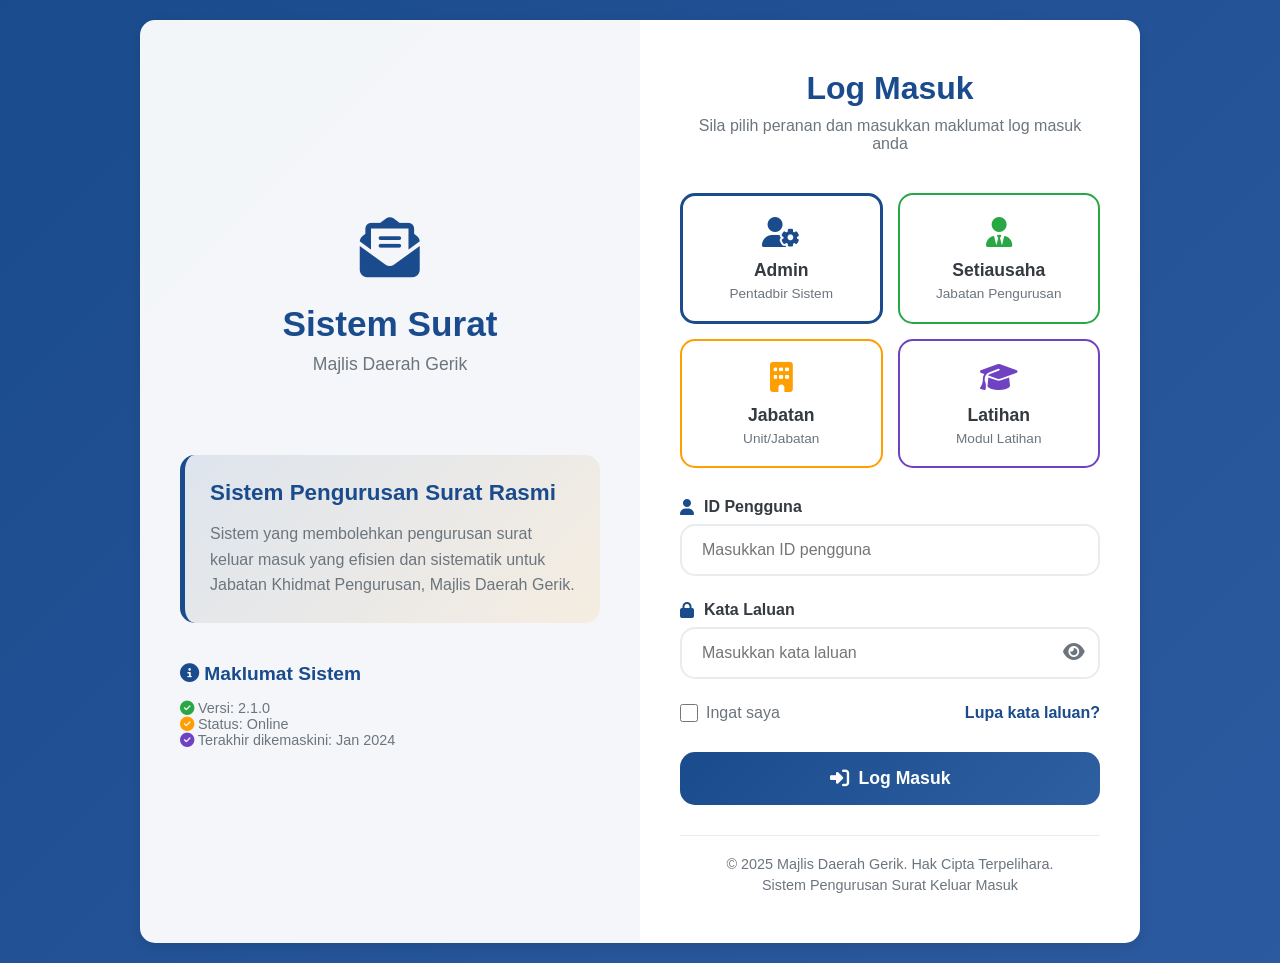
<file: index.html>
<!DOCTYPE html>
<html lang="ms">
<head>
    <meta charset="UTF-8">
    <meta name="viewport" content="width=device-width, initial-scale=1.0">
    <title>Log Masuk - Sistem Surat Majlis Daerah Gerik</title>
    <link rel="stylesheet" href="https://cdnjs.cloudflare.com/ajax/libs/font-awesome/6.4.0/css/all.min.css">
    <style>
        * {
            margin: 0;
            padding: 0;
            box-sizing: border-box;
            font-family: 'Segoe UI', Tahoma, Geneva, Verdana, sans-serif;
        }

        :root {
            --primary-admin: #1a4b8c;      /* Biru - Admin */
            --primary-setiausaha: #28a745; /* Hijau - Setiausaha */
            --primary-jabatan: #ff9e00;    /* Jingga - Jabatan */
            --primary-latihan: #6f42c1;    /* Ungu - Latihan */
            --light: #f8f9fa;
            --dark: #343a40;
            --gray: #6c757d;
            --light-gray: #e9ecef;
            --shadow: 0 4px 12px rgba(0, 0, 0, 0.1);
            --border-radius: 15px;
        }

        body {
            background: linear-gradient(135deg, #1a4b8c 0%, #2c5aa0 100%);
            color: var(--dark);
            min-height: 100vh;
            display: flex;
            justify-content: center;
            align-items: center;
            padding: 20px;
        }

        .login-container {
            width: 100%;
            max-width: 1000px;
            display: grid;
            grid-template-columns: 1fr 1fr;
            min-height: 600px;
            border-radius: var(--border-radius);
            overflow: hidden;
            box-shadow: var(--shadow);
        }

        /* Left Panel - Branding */
        .login-left {
            background: rgba(255, 255, 255, 0.95);
            padding: 50px 40px;
            display: flex;
            flex-direction: column;
            justify-content: center;
        }

        .logo-area {
            text-align: center;
            margin-bottom: 40px;
        }

        .logo-icon {
            font-size: 60px;
            color: var(--primary-admin);
            margin-bottom: 20px;
        }

        .logo-text {
            font-size: 2.2rem;
            font-weight: 800;
            color: var(--primary-admin);
            margin-bottom: 10px;
        }

        .logo-subtext {
            font-size: 1.1rem;
            color: var(--gray);
        }

        .system-info {
            margin-top: 40px;
            padding: 25px;
            background: linear-gradient(135deg, rgba(26, 75, 140, 0.1), rgba(255, 158, 0, 0.1));
            border-radius: var(--border-radius);
            border-left: 5px solid var(--primary-admin);
        }

        .system-info h3 {
            color: var(--primary-admin);
            margin-bottom: 15px;
            font-size: 1.4rem;
        }

        .system-info p {
            color: var(--gray);
            line-height: 1.6;
        }

        /* Right Panel - Login Form */
        .login-right {
            background: white;
            padding: 50px 40px;
            display: flex;
            flex-direction: column;
            justify-content: center;
        }

        .login-header {
            text-align: center;
            margin-bottom: 40px;
        }

        .login-header h2 {
            font-size: 2rem;
            color: var(--primary-admin);
            margin-bottom: 10px;
        }

        .login-header p {
            color: var(--gray);
            font-size: 1rem;
        }

        /* Role Selection */
        .role-selection {
            display: grid;
            grid-template-columns: repeat(2, 1fr);
            gap: 15px;
            margin-bottom: 30px;
        }

        .role-card {
            padding: 20px;
            border: 2px solid var(--light-gray);
            border-radius: var(--border-radius);
            text-align: center;
            cursor: pointer;
            transition: all 0.3s ease;
            display: flex;
            flex-direction: column;
            align-items: center;
            justify-content: center;
        }

        .role-card:hover {
            transform: translateY(-5px);
            box-shadow: var(--shadow);
        }

        .role-card.active {
            border-width: 3px;
        }

        .role-card.admin {
            border-color: var(--primary-admin);
        }

        .role-card.setiausaha {
            border-color: var(--primary-setiausaha);
        }

        .role-card.jabatan {
            border-color: var(--primary-jabatan);
        }

        .role-card.latihan {
            border-color: var(--primary-latihan);
        }

        .role-icon {
            font-size: 30px;
            margin-bottom: 10px;
        }

        .role-card.admin .role-icon {
            color: var(--primary-admin);
        }

        .role-card.setiausaha .role-icon {
            color: var(--primary-setiausaha);
        }

        .role-card.jabatan .role-icon {
            color: var(--primary-jabatan);
        }

        .role-card.latihan .role-icon {
            color: var(--primary-latihan);
        }

        .role-name {
            font-weight: 600;
            font-size: 1.1rem;
        }

        /* Form Styles */
        .form-group {
            margin-bottom: 25px;
        }

        .form-group label {
            display: block;
            margin-bottom: 8px;
            font-weight: 600;
            color: var(--dark);
            display: flex;
            align-items: center;
        }

        .form-group label i {
            margin-right: 10px;
            color: var(--primary-admin);
        }

        .form-control {
            width: 100%;
            padding: 15px 20px;
            border: 2px solid var(--light-gray);
            border-radius: var(--border-radius);
            font-size: 1rem;
            transition: all 0.3s ease;
        }

        .form-control:focus {
            outline: none;
            border-color: var(--primary-admin);
            box-shadow: 0 0 0 3px rgba(26, 75, 140, 0.1);
        }

        .password-container {
            position: relative;
        }

        .password-toggle {
            position: absolute;
            right: 15px;
            top: 50%;
            transform: translateY(-50%);
            background: none;
            border: none;
            color: var(--gray);
            cursor: pointer;
            font-size: 1.2rem;
        }

        /* Remember Me & Forgot Password */
        .login-options {
            display: flex;
            justify-content: space-between;
            align-items: center;
            margin-bottom: 30px;
        }

        .remember-me {
            display: flex;
            align-items: center;
        }

        .remember-me input {
            margin-right: 8px;
            width: 18px;
            height: 18px;
            cursor: pointer;
        }

        .remember-me label {
            cursor: pointer;
            color: var(--gray);
        }

        .forgot-password {
            color: var(--primary-admin);
            text-decoration: none;
            font-weight: 600;
            transition: color 0.3s ease;
        }

        .forgot-password:hover {
            text-decoration: underline;
        }

        /* Login Button */
        .login-btn {
            width: 100%;
            padding: 16px;
            background: linear-gradient(135deg, var(--primary-admin), #2c5aa0);
            color: white;
            border: none;
            border-radius: var(--border-radius);
            font-size: 1.1rem;
            font-weight: 600;
            cursor: pointer;
            transition: all 0.3s ease;
            display: flex;
            justify-content: center;
            align-items: center;
        }

        .login-btn:hover {
            transform: translateY(-2px);
            box-shadow: 0 6px 20px rgba(26, 75, 140, 0.3);
        }

        .login-btn i {
            margin-right: 10px;
            font-size: 1.2rem;
        }

        /* Footer */
        .login-footer {
            margin-top: 30px;
            text-align: center;
            color: var(--gray);
            font-size: 0.9rem;
            padding-top: 20px;
            border-top: 1px solid var(--light-gray);
        }

        /* Responsive Design */
        @media (max-width: 768px) {
            .login-container {
                grid-template-columns: 1fr;
                max-width: 500px;
            }
            
            .login-left {
                padding: 30px;
                order: 2;
            }
            
            .login-right {
                padding: 40px 30px;
                order: 1;
            }
            
            .role-selection {
                grid-template-columns: 1fr;
            }
            
            .login-options {
                flex-direction: column;
                gap: 15px;
                align-items: flex-start;
            }
        }

        @media (max-width: 480px) {
            body {
                padding: 10px;
            }
            
            .login-left, .login-right {
                padding: 25px 20px;
            }
            
            .logo-text {
                font-size: 1.8rem;
            }
            
            .login-header h2 {
                font-size: 1.6rem;
            }
        }
    </style>
</head>
<body>
    <div class="login-container">
        <!-- Left Panel - Branding -->
        <div class="login-left">
            <div class="logo-area">
                <div class="logo-icon">
                    <i class="fas fa-envelope-open-text"></i>
                </div>
                <div class="logo-text">Sistem Surat</div>
                <div class="logo-subtext">Majlis Daerah Gerik</div>
            </div>
            
            <div class="system-info">
                <h3>Sistem Pengurusan Surat Rasmi</h3>
                <p>Sistem yang membolehkan pengurusan surat keluar masuk yang efisien dan sistematik untuk Jabatan Khidmat Pengurusan, Majlis Daerah Gerik.</p>
            </div>
            
            <div style="margin-top: 40px;">
                <h4 style="color: var(--primary-admin); margin-bottom: 15px; font-size: 1.2rem;">
                    <i class="fas fa-info-circle"></i> Maklumat Sistem
                </h4>
                <div style="color: var(--gray); font-size: 0.9rem;">
                    <p><i class="fas fa-check-circle" style="color: var(--primary-setiausaha);"></i> Versi: 2.1.0</p>
                    <p><i class="fas fa-check-circle" style="color: var(--primary-jabatan);"></i> Status: Online</p>
                    <p><i class="fas fa-check-circle" style="color: var(--primary-latihan);"></i> Terakhir dikemaskini: Jan 2024</p>
                </div>
            </div>
        </div>
        
        <!-- Right Panel - Login Form -->
        <div class="login-right">
            <div class="login-header">
                <h2>Log Masuk</h2>
                <p>Sila pilih peranan dan masukkan maklumat log masuk anda</p>
            </div>
            
            <!-- Role Selection -->
            <div class="role-selection">
                <div class="role-card admin active" data-role="admin">
                    <div class="role-icon">
                        <i class="fas fa-user-cog"></i>
                    </div>
                    <div class="role-name">Admin</div>
                    <small style="color: var(--gray); margin-top: 5px; font-size: 0.85rem;">Pentadbir Sistem</small>
                </div>
                
                <div class="role-card setiausaha" data-role="setiausaha">
                    <div class="role-icon">
                        <i class="fas fa-user-tie"></i>
                    </div>
                    <div class="role-name">Setiausaha</div>
                    <small style="color: var(--gray); margin-top: 5px; font-size: 0.85rem;">Jabatan Pengurusan</small>
                </div>
                
                <div class="role-card jabatan" data-role="jabatan">
                    <div class="role-icon">
                        <i class="fas fa-building"></i>
                    </div>
                    <div class="role-name">Jabatan</div>
                    <small style="color: var(--gray); margin-top: 5px; font-size: 0.85rem;">Unit/Jabatan</small>
                </div>
                
                <div class="role-card latihan" data-role="latihan">
                    <div class="role-icon">
                        <i class="fas fa-graduation-cap"></i>
                    </div>
                    <div class="role-name">Latihan</div>
                    <small style="color: var(--gray); margin-top: 5px; font-size: 0.85rem;">Modul Latihan</small>
                </div>
            </div>
            
            <!-- Login Form -->
            <form id="loginForm">
                <div class="form-group">
                    <label for="username"><i class="fas fa-user"></i> ID Pengguna</label>
                    <input type="text" id="username" class="form-control" placeholder="Masukkan ID pengguna" required>
                </div>
                
                <div class="form-group">
                    <label for="password"><i class="fas fa-lock"></i> Kata Laluan</label>
                    <div class="password-container">
                        <input type="password" id="password" class="form-control" placeholder="Masukkan kata laluan" required>
                        <button type="button" class="password-toggle" id="togglePassword">
                            <i class="fas fa-eye"></i>
                        </button>
                    </div>
                </div>
                
                <div class="login-options">
                    <div class="remember-me">
                        <input type="checkbox" id="remember">
                        <label for="remember">Ingat saya</label>
                    </div>
                    <a href="#" class="forgot-password">Lupa kata laluan?</a>
                </div>
                
                <button type="submit" class="login-btn">
                    <i class="fas fa-sign-in-alt"></i> Log Masuk
                </button>
            </form>
            
            <div class="login-footer">
                <p>&copy; 2025 Majlis Daerah Gerik. Hak Cipta Terpelihara.</p>
                <p style="margin-top: 5px;">Sistem Pengurusan Surat Keluar Masuk</p>
            </div>
        </div>
    </div>
    
    <script>
        // Role Selection
        const roleCards = document.querySelectorAll('.role-card');
        let selectedRole = 'admin';
        
        roleCards.forEach(card => {
            card.addEventListener('click', function() {
                // Remove active class from all cards
                roleCards.forEach(c => c.classList.remove('active'));
                
                // Add active class to clicked card
                this.classList.add('active');
                
                // Update selected role
                selectedRole = this.getAttribute('data-role');
                
                // Update login button color based on role
                updateLoginButtonColor();
            });
        });
        
        // Update login button color based on selected role
        function updateLoginButtonColor() {
            const loginBtn = document.querySelector('.login-btn');
            let primaryColor;
            
            switch(selectedRole) {
                case 'admin':
                    primaryColor = '#1a4b8c';
                    break;
                case 'setiausaha':
                    primaryColor = '#28a745';
                    break;
                case 'jabatan':
                    primaryColor = '#ff9e00';
                    break;
                case 'latihan':
                    primaryColor = '#6f42c1';
                    break;
            }
            
            loginBtn.style.background = `linear-gradient(135deg, ${primaryColor}, ${adjustColor(primaryColor, 20)})`;
        }
        
        // Helper function to adjust color brightness
        function adjustColor(color, amount) {
            return '#' + color.replace(/^#/, '').replace(/../g, color => 
                ('0' + Math.min(255, Math.max(0, parseInt(color, 16) + amount)).toString(16)).substr(-2)
            );
        }
        
        // Toggle password visibility
        document.getElementById('togglePassword').addEventListener('click', function() {
            const passwordInput = document.getElementById('password');
            const icon = this.querySelector('i');
            
            if (passwordInput.type === 'password') {
                passwordInput.type = 'text';
                icon.classList.remove('fa-eye');
                icon.classList.add('fa-eye-slash');
            } else {
                passwordInput.type = 'password';
                icon.classList.remove('fa-eye-slash');
                icon.classList.add('fa-eye');
            }
        });
        
        // Login Form Submission
        document.getElementById('loginForm').addEventListener('submit', function(e) {
            e.preventDefault();
            
            const username = document.getElementById('username').value;
            const password = document.getElementById('password').value;
            
            // Simple validation
            if (!username || !password) {
                alert('Sila isi kedua-dua ID pengguna dan kata laluan');
                return;
            }
            
            // Simulate login process
            showLoading();
            
            setTimeout(() => {
                // Save user info to localStorage
                localStorage.setItem('currentUser', JSON.stringify({
                    username: username,
                    role: selectedRole,
                    loginTime: new Date().toISOString(),
                    name: getRoleDisplayName(selectedRole)
                }));
                
                // Redirect based on role
                redirectToDashboard();
            }, 1500);
        });
        
        // Show loading state
        function showLoading() {
            const loginBtn = document.querySelector('.login-btn');
            const originalText = loginBtn.innerHTML;
            
            loginBtn.innerHTML = '<i class="fas fa-spinner fa-spin"></i> Sedang memproses...';
            loginBtn.disabled = true;
            
            // Re-enable after 3 seconds (in case of error)
            setTimeout(() => {
                loginBtn.innerHTML = originalText;
                loginBtn.disabled = false;
            }, 3000);
        }
        
        // Get display name for role
        function getRoleDisplayName(role) {
            switch(role) {
                case 'admin': return 'Pentadbir Sistem';
                case 'setiausaha': return 'Setiausaha';
                case 'jabatan': return 'Jabatan';
                case 'latihan': return 'Latihan';
                default: return 'Pengguna';
            }
        }
        
        // Redirect to appropriate dashboard
        function redirectToDashboard() {
            switch(selectedRole) {
                case 'admin':
                    window.location.href = 'dashboard.html';
                    break;
                case 'setiausaha':
                    window.location.href = 'setiausaha.html';
                    break;
                case 'jabatan':
                    // Redirect to jabatan dashboard (you need to create this)
                    window.location.href = 'jabatan.html';
                    break;
                case 'latihan':
                    // Redirect to latihan dashboard (you need to create this)
                    window.location.href = 'latihan.html';
                    break;
                default:
                    window.location.href = 'dashboard.html';
            }
        }
        
        // Check if user is already logged in
        window.addEventListener('DOMContentLoaded', function() {
            const currentUser = localStorage.getItem('currentUser');
            
            if (currentUser) {
                // User is already logged in, redirect to appropriate page
                const userData = JSON.parse(currentUser);
                selectedRole = userData.role;
                
                // Update UI to show current role
                roleCards.forEach(card => {
                    if (card.getAttribute('data-role') === selectedRole) {
                        card.classList.add('active');
                    } else {
                        card.classList.remove('active');
                    }
                });
                
                updateLoginButtonColor();
            }
        });
        
        // Initialize button color
        updateLoginButtonColor();
    </script>
</body>
</html>
</file>
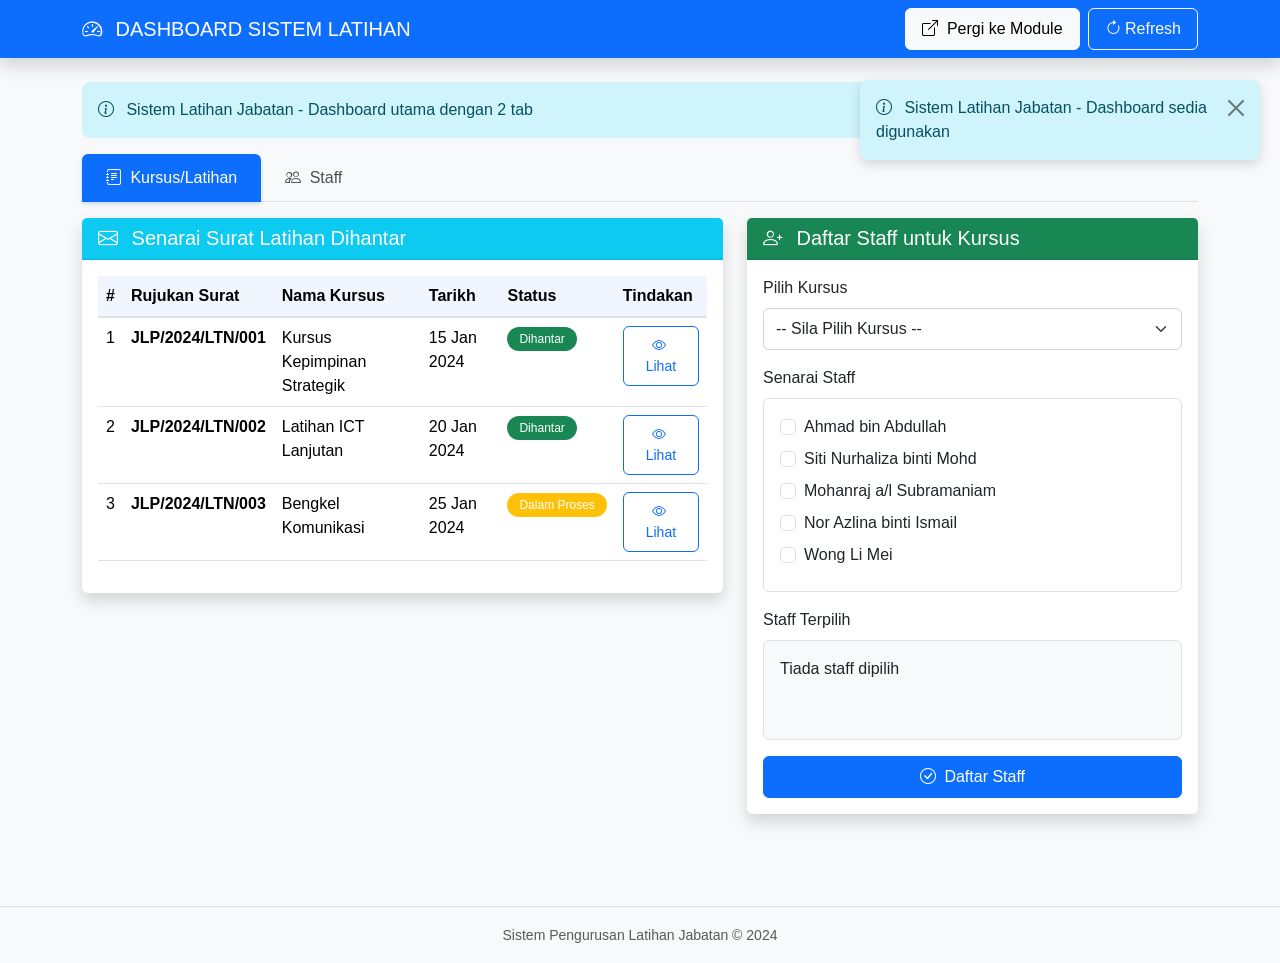
<file: dashboard-latihan.html>
<!DOCTYPE html>
<html lang="ms">
<head>
    <meta charset="UTF-8">
    <meta name="viewport" content="width=device-width, initial-scale=1.0">
    <title>Dashboard Sistem Latihan</title>
    <!-- Bootstrap CSS -->
    <link href="https://cdn.jsdelivr.net/npm/bootstrap@5.3.0/dist/css/bootstrap.min.css" rel="stylesheet">
    <!-- Bootstrap Icons -->
    <link rel="stylesheet" href="https://cdn.jsdelivr.net/npm/bootstrap-icons@1.10.0/font/bootstrap-icons.css">
    <!-- Custom CSS -->
    <link rel="stylesheet" href="css/style.css">
</head>
<body>
    <!-- Navigation -->
    <nav class="navbar navbar-dark bg-primary shadow">
        <div class="container">
            <a class="navbar-brand" href="#">
                <i class="bi bi-speedometer2 me-2"></i>
                DASHBOARD SISTEM LATIHAN
            </a>
            <div class="d-flex">
                <a href="module-latihan.html" target="_blank" class="btn btn-light me-2">
                    <i class="bi bi-box-arrow-up-right me-1"></i> Pergi ke Module
                </a>
                <button class="btn btn-outline-light" onclick="refreshData()">
                    <i class="bi bi-arrow-clockwise"></i> Refresh
                </button>
            </div>
        </div>
    </nav>

    <!-- Main Content -->
    <div class="container mt-4">
        <!-- Alert Info -->
        <div class="alert alert-info alert-dismissible fade show">
            <i class="bi bi-info-circle me-2"></i>
            Sistem Latihan Jabatan - Dashboard utama dengan 2 tab
            <button type="button" class="btn-close" data-bs-dismiss="alert"></button>
        </div>

        <!-- Tabs -->
        <ul class="nav nav-tabs mb-3" id="myTab" role="tablist">
            <li class="nav-item" role="presentation">
                <button class="nav-link active" id="kursus-tab" data-bs-toggle="tab" 
                        data-bs-target="#kursus" type="button" role="tab">
                    <i class="bi bi-journal-text me-1"></i> Kursus/Latihan
                </button>
            </li>
            <li class="nav-item" role="presentation">
                <button class="nav-link" id="staff-tab" data-bs-toggle="tab" 
                        data-bs-target="#staff" type="button" role="tab">
                    <i class="bi bi-people me-1"></i> Staff
                </button>
            </li>
        </ul>

        <!-- Tab Content -->
        <div class="tab-content" id="myTabContent">
            
            <!-- TAB 1: KURSUS/LATIHAN -->
            <div class="tab-pane fade show active" id="kursus" role="tabpanel">
                <div class="row">
                    <!-- Left Column: Surat List -->
                    <div class="col-lg-7 mb-4">
                        <div class="card shadow">
                            <div class="card-header bg-info text-white">
                                <h5 class="mb-0">
                                    <i class="bi bi-envelope me-2"></i>
                                    Senarai Surat Latihan Dihantar
                                </h5>
                            </div>
                            <div class="card-body">
                                <div class="table-responsive">
                                    <table class="table table-hover">
                                        <thead class="table-light">
                                            <tr>
                                                <th>#</th>
                                                <th>Rujukan Surat</th>
                                                <th>Nama Kursus</th>
                                                <th>Tarikh</th>
                                                <th>Status</th>
                                                <th>Tindakan</th>
                                            </tr>
                                        </thead>
                                        <tbody id="suratTable">
                                            <!-- Data akan diisi oleh JavaScript -->
                                        </tbody>
                                    </table>
                                </div>
                            </div>
                        </div>
                    </div>

                    <!-- Right Column: Register Staff -->
                    <div class="col-lg-5 mb-4">
                        <div class="card shadow">
                            <div class="card-header bg-success text-white">
                                <h5 class="mb-0">
                                    <i class="bi bi-person-plus me-2"></i>
                                    Daftar Staff untuk Kursus
                                </h5>
                            </div>
                            <div class="card-body">
                                <form id="daftarForm">
                                    <div class="mb-3">
                                        <label for="pilihKursus" class="form-label">Pilih Kursus</label>
                                        <select class="form-select" id="pilihKursus" required>
                                            <option value="">-- Sila Pilih Kursus --</option>
                                            <option value="1">Kursus Kepimpinan Strategik</option>
                                            <option value="2">Latihan ICT Lanjutan</option>
                                            <option value="3">Bengkel Komunikasi</option>
                                            <option value="4">Pengurusan Projek</option>
                                        </select>
                                    </div>
                                    
                                    <div class="mb-3">
                                        <label class="form-label">Senarai Staff</label>
                                        <div class="border rounded p-3" style="max-height: 200px; overflow-y: auto;">
                                            <div class="form-check mb-2">
                                                <input class="form-check-input staff-checkbox" type="checkbox" value="Ahmad bin Abdullah" id="staff1">
                                                <label class="form-check-label" for="staff1">
                                                    Ahmad bin Abdullah
                                                </label>
                                            </div>
                                            <div class="form-check mb-2">
                                                <input class="form-check-input staff-checkbox" type="checkbox" value="Siti Nurhaliza binti Mohd" id="staff2">
                                                <label class="form-check-label" for="staff2">
                                                    Siti Nurhaliza binti Mohd
                                                </label>
                                            </div>
                                            <div class="form-check mb-2">
                                                <input class="form-check-input staff-checkbox" type="checkbox" value="Mohanraj a/l Subramaniam" id="staff3">
                                                <label class="form-check-label" for="staff3">
                                                    Mohanraj a/l Subramaniam
                                                </label>
                                            </div>
                                            <div class="form-check mb-2">
                                                <input class="form-check-input staff-checkbox" type="checkbox" value="Nor Azlina binti Ismail" id="staff4">
                                                <label class="form-check-label" for="staff4">
                                                    Nor Azlina binti Ismail
                                                </label>
                                            </div>
                                            <div class="form-check mb-2">
                                                <input class="form-check-input staff-checkbox" type="checkbox" value="Wong Li Mei" id="staff5">
                                                <label class="form-check-label" for="staff5">
                                                    Wong Li Mei
                                                </label>
                                            </div>
                                        </div>
                                    </div>
                                    
                                    <div class="mb-3">
                                        <label class="form-label">Staff Terpilih</label>
                                        <div class="border rounded p-3" id="staffTerpilih" 
                                             style="min-height: 100px; background-color: #f8f9fa;">
                                            Tiada staff dipilih
                                        </div>
                                    </div>
                                    
                                    <button type="submit" class="btn btn-primary w-100">
                                        <i class="bi bi-check-circle me-1"></i> Daftar Staff
                                    </button>
                                </form>
                            </div>
                        </div>
                    </div>
                </div>
            </div>

            <!-- TAB 2: STAFF -->
            <div class="tab-pane fade" id="staff" role="tabpanel">
                <div class="card shadow">
                    <div class="card-header bg-warning text-dark">
                        <div class="d-flex justify-content-between align-items-center">
                            <h5 class="mb-0">
                                <i class="bi bi-people me-2"></i>
                                Senarai Staff Berdaftar
                            </h5>
                            <div class="d-flex gap-2">
                                <select class="form-select form-select-sm" id="sortBulan" style="width: auto;">
                                    <option value="">Sort ikut Bulan</option>
                                    <option value="01">Januari</option>
                                    <option value="02">Februari</option>
                                    <option value="03">Mac</option>
                                    <option value="04">April</option>
                                    <option value="05">Mei</option>
                                    <option value="06">Jun</option>
                                </select>
                                <button class="btn btn-sm btn-outline-primary" id="sortNama">
                                    <i class="bi bi-sort-alpha-down"></i> Sort Nama
                                </button>
                            </div>
                        </div>
                    </div>
                    <div class="card-body">
                        <div class="table-responsive">
                            <table class="table table-striped">
                                <thead>
                                    <tr>
                                        <th>#</th>
                                        <th>Nama Staff</th>
                                        <th>Jawatan</th>
                                        <th>Jabatan</th>
                                        <th>Kursus</th>
                                        <th>Tarikh Daftar</th>
                                        <th>Status</th>
                                    </tr>
                                </thead>
                                <tbody id="staffTable">
                                    <!-- Data akan diisi oleh JavaScript -->
                                </tbody>
                            </table>
                        </div>
                    </div>
                </div>
            </div>
        </div>
    </div>

    <!-- Footer -->
    <footer class="mt-5 py-3 bg-light border-top">
        <div class="container text-center">
            <small class="text-muted">
                Sistem Pengurusan Latihan Jabatan &copy; 2024
            </small>
        </div>
    </footer>

    <!-- Bootstrap JS -->
    <script src="https://cdn.jsdelivr.net/npm/bootstrap@5.3.0/dist/js/bootstrap.bundle.min.js"></script>
    <!-- Custom JS -->
    <script src="js/dashboard.js"></script>
</body>
</html>
</file>
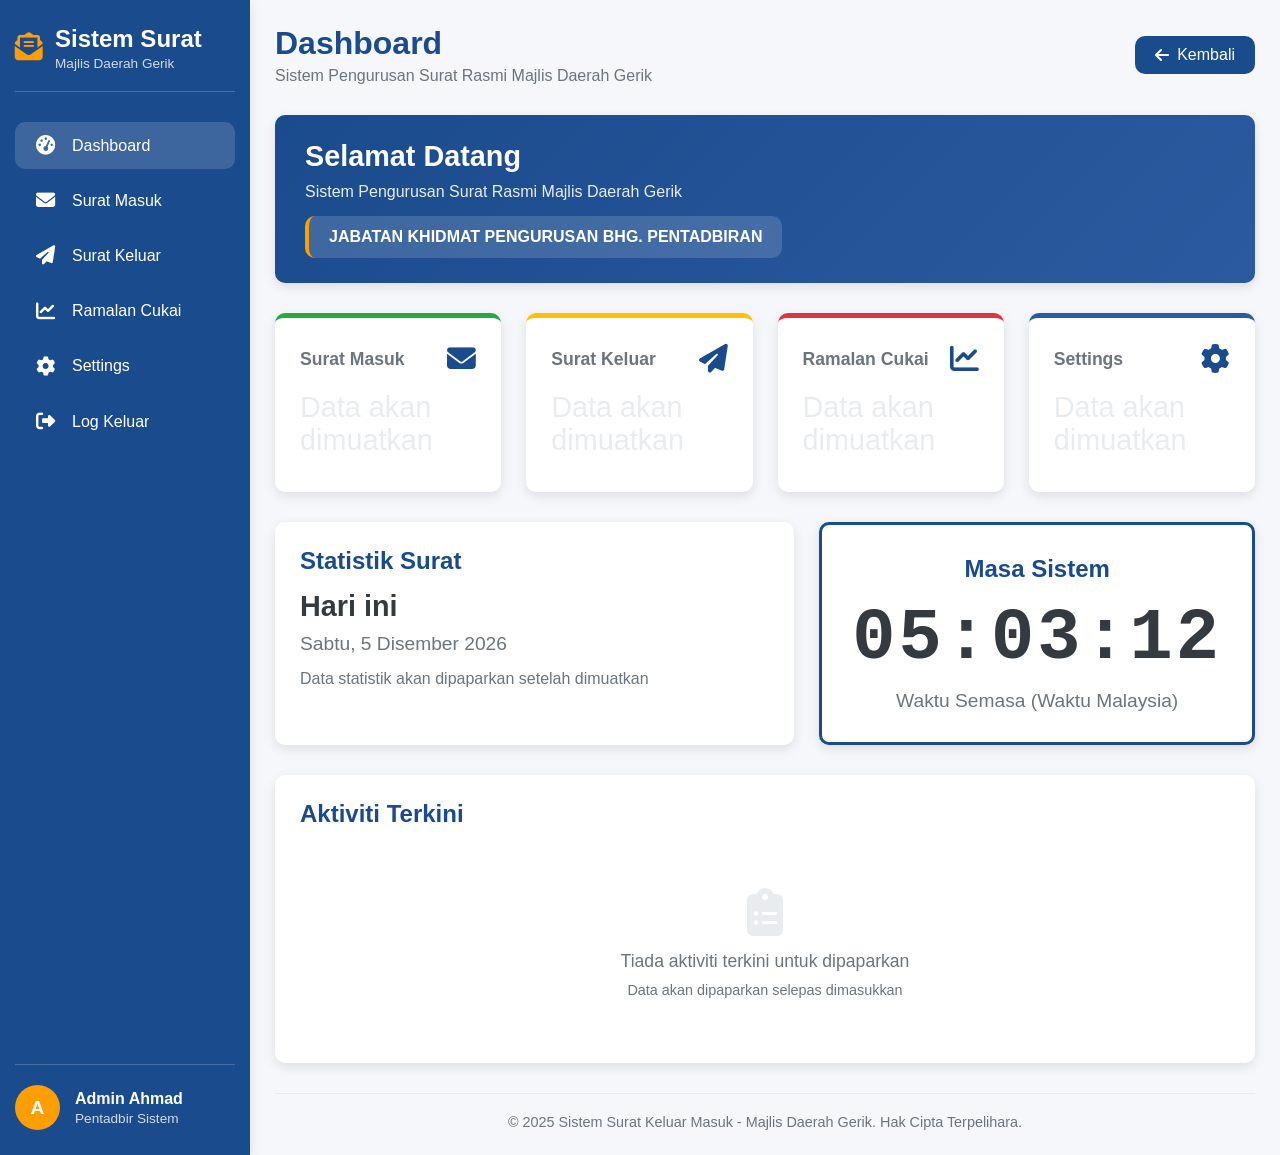
<file: dashboard.html>
<!DOCTYPE html>
<html lang="ms">
<head>
    <meta charset="UTF-8">
    <meta name="viewport" content="width=device-width, initial-scale=1.0">
    <title>Sistem Surat Keluar Masuk - Majlis Daerah Gerik</title>
    <link rel="stylesheet" href="https://cdnjs.cloudflare.com/ajax/libs/font-awesome/6.4.0/css/all.min.css">
    <style>
        * {
            margin: 0;
            padding: 0;
            box-sizing: border-box;
            font-family: 'Segoe UI', Tahoma, Geneva, Verdana, sans-serif;
        }

        :root {
            --primary: #1a4b8c;
            --secondary: #2c5aa0;
            --accent: #ff9e00;
            --light: #f8f9fa;
            --dark: #343a40;
            --success: #28a745;
            --warning: #ffc107;
            --danger: #dc3545;
            --gray: #6c757d;
            --light-gray: #e9ecef;
            --shadow: 0 4px 12px rgba(0, 0, 0, 0.1);
            --border-radius: 10px;
        }

        body {
            background-color: #f5f7fb;
            color: var(--dark);
            min-height: 100vh;
            display: flex;
        }

        /* Sidebar Styles */
        .sidebar {
            width: 250px;
            background-color: var(--primary);
            color: white;
            padding: 25px 15px;
            display: flex;
            flex-direction: column;
            box-shadow: var(--shadow);
            z-index: 100;
        }

        .logo {
            display: flex;
            align-items: center;
            margin-bottom: 30px;
            padding-bottom: 20px;
            border-bottom: 1px solid rgba(255, 255, 255, 0.2);
        }

        .logo-icon {
            font-size: 28px;
            margin-right: 12px;
            color: var(--accent);
        }

        .logo-text {
            font-size: 1.5rem;
            font-weight: 700;
        }

        .logo-subtext {
            font-size: 0.85rem;
            opacity: 0.8;
            margin-top: 3px;
        }

        .nav-menu {
            list-style: none;
            flex-grow: 1;
        }

        .nav-item {
            margin-bottom: 8px;
        }

        .nav-link {
            display: flex;
            align-items: center;
            padding: 14px 18px;
            color: white;
            text-decoration: none;
            border-radius: var(--border-radius);
            transition: all 0.3s ease;
        }

        .nav-link:hover, .nav-link.active {
            background-color: rgba(255, 255, 255, 0.15);
        }

        .nav-link i {
            font-size: 1.2rem;
            margin-right: 15px;
            width: 24px;
            text-align: center;
        }

        .user-info {
            margin-top: auto;
            padding-top: 20px;
            border-top: 1px solid rgba(255, 255, 255, 0.2);
            display: flex;
            align-items: center;
        }

        .user-avatar {
            width: 45px;
            height: 45px;
            border-radius: 50%;
            background-color: var(--accent);
            display: flex;
            align-items: center;
            justify-content: center;
            font-weight: bold;
            font-size: 1.2rem;
            margin-right: 15px;
        }

        .user-details h4 {
            font-size: 1rem;
            margin-bottom: 3px;
        }

        .user-details p {
            font-size: 0.85rem;
            opacity: 0.8;
        }

        /* Main Content Styles */
        .main-content {
            flex: 1;
            padding: 25px;
            overflow-y: auto;
        }

        .header {
            display: flex;
            justify-content: space-between;
            align-items: center;
            margin-bottom: 30px;
        }

        .page-title h1 {
            color: var(--primary);
            font-size: 2rem;
            margin-bottom: 5px;
        }

        .page-title p {
            color: var(--gray);
            font-size: 1rem;
        }

        .back-button {
            background-color: var(--primary);
            color: white;
            border: none;
            padding: 10px 20px;
            border-radius: var(--border-radius);
            cursor: pointer;
            display: flex;
            align-items: center;
            font-size: 1rem;
            transition: background-color 0.3s ease;
        }

        .back-button:hover {
            background-color: var(--secondary);
        }

        .back-button i {
            margin-right: 8px;
        }

        /* Welcome Section - Dikemaskini untuk Jabatan Khidmat Pengurusan */
        .welcome-section {
            background: linear-gradient(135deg, var(--primary), var(--secondary));
            color: white;
            padding: 25px 30px;
            border-radius: var(--border-radius);
            margin-bottom: 30px;
            box-shadow: var(--shadow);
        }

        .welcome-section h2 {
            font-size: 1.8rem;
            margin-bottom: 10px;
            color: white;
        }

        .welcome-section p {
            font-size: 1rem;
            opacity: 0.9;
            max-width: 800px;
        }

        .department-title {
            background-color: rgba(255, 255, 255, 0.15);
            padding: 12px 20px;
            border-radius: var(--border-radius);
            display: inline-block;
            margin-top: 15px;
            font-weight: bold;
            border-left: 4px solid var(--accent);
        }

        /* Stats Section - UPDATED for only 4 items */
        .stats-container {
            display: grid;
            grid-template-columns: repeat(4, 1fr);
            gap: 25px;
            margin-bottom: 30px;
        }

        @media (max-width: 1200px) {
            .stats-container {
                grid-template-columns: repeat(2, 1fr);
            }
        }

        @media (max-width: 768px) {
            .stats-container {
                grid-template-columns: 1fr;
            }
        }

        .stat-box {
            background-color: white;
            padding: 25px;
            border-radius: var(--border-radius);
            box-shadow: var(--shadow);
            display: flex;
            flex-direction: column;
            border-top: 5px solid var(--primary);
        }

        .stat-box.surat-masuk {
            border-top-color: var(--success);
        }

        .stat-box.surat-keluar {
            border-top-color: var(--warning);
        }

        .stat-box.ramalan-cukai {
            border-top-color: var(--danger);
        }

        .stat-box.setting {
            border-top-color: var(--secondary);
        }

        .stat-header {
            display: flex;
            justify-content: space-between;
            align-items: center;
            margin-bottom: 15px;
        }

        .stat-title {
            font-size: 1.1rem;
            color: var(--gray);
            font-weight: 600;
        }

        .stat-icon {
            font-size: 1.8rem;
            color: var(--primary);
        }

        .stat-value {
            font-size: 2.5rem;
            font-weight: 700;
            color: var(--dark);
            margin-bottom: 10px;
            min-height: 60px;
            display: flex;
            align-items: center;
        }

        .stat-value.empty {
            color: var(--light-gray);
            font-size: 1.8rem;
            font-weight: normal;
        }

        /* Time Section */
        .time-section {
            display: grid;
            grid-template-columns: 2fr 1fr;
            gap: 25px;
            margin-bottom: 30px;
        }

        .today-info {
            background-color: white;
            padding: 25px;
            border-radius: var(--border-radius);
            box-shadow: var(--shadow);
        }

        .today-info h3 {
            color: var(--primary);
            font-size: 1.5rem;
            margin-bottom: 15px;
        }

        .date-display {
            font-size: 1.8rem;
            font-weight: 700;
            color: var(--dark);
            margin-bottom: 10px;
        }

        .day-display {
            font-size: 1.2rem;
            color: var(--gray);
            margin-bottom: 5px;
        }

        /* Time Box - Besar seperti dalam gambar */
        .time-box {
            background-color: white;
            padding: 30px;
            border-radius: var(--border-radius);
            box-shadow: var(--shadow);
            display: flex;
            flex-direction: column;
            align-items: center;
            justify-content: center;
            border: 3px solid var(--primary);
        }

        .time-box h3 {
            color: var(--primary);
            font-size: 1.5rem;
            margin-bottom: 20px;
            text-align: center;
        }

        .time-display {
            font-size: 4.5rem;
            font-weight: 800;
            color: var(--dark);
            letter-spacing: 3px;
            text-align: center;
            line-height: 1;
            margin-bottom: 15px;
            font-family: 'Courier New', monospace;
        }

        .time-label {
            font-size: 1.2rem;
            color: var(--gray);
            text-align: center;
        }

        /* Recent Activity */
        .recent-activity {
            background-color: white;
            padding: 25px;
            border-radius: var(--border-radius);
            box-shadow: var(--shadow);
        }

        .recent-activity h3 {
            color: var(--primary);
            font-size: 1.5rem;
            margin-bottom: 20px;
        }

        .activity-list {
            list-style: none;
        }

        .activity-item {
            display: flex;
            align-items: center;
            padding: 15px 0;
            border-bottom: 1px solid var(--light-gray);
        }

        .activity-item:last-child {
            border-bottom: none;
        }

        .activity-icon {
            width: 45px;
            height: 45px;
            border-radius: 50%;
            display: flex;
            align-items: center;
            justify-content: center;
            margin-right: 15px;
            font-size: 1.2rem;
            color: white;
        }

        .activity-icon.masuk {
            background-color: var(--success);
        }

        .activity-icon.keluar {
            background-color: var(--warning);
        }

        .activity-icon.ramalan {
            background-color: var(--danger);
        }

        .activity-details h4 {
            font-size: 1.1rem;
            margin-bottom: 5px;
        }

        .activity-details p {
            color: var(--gray);
            font-size: 0.9rem;
        }

        .activity-time {
            margin-left: auto;
            color: var(--gray);
            font-size: 0.9rem;
        }

        .empty-state {
            text-align: center;
            padding: 40px 20px;
            color: var(--gray);
        }

        .empty-state i {
            font-size: 3rem;
            margin-bottom: 15px;
            color: var(--light-gray);
        }

        .empty-state p {
            font-size: 1.1rem;
        }

        /* Footer */
        .footer {
            margin-top: 30px;
            text-align: center;
            color: var(--gray);
            font-size: 0.9rem;
            padding-top: 20px;
            border-top: 1px solid var(--light-gray);
        }

        /* Responsive Design */
        @media (max-width: 1024px) {
            .time-section {
                grid-template-columns: 1fr;
            }
            
            .time-display {
                font-size: 4rem;
            }
        }

        @media (max-width: 768px) {
            body {
                flex-direction: column;
            }
            
            .sidebar {
                width: 100%;
                padding: 15px;
                flex-direction: row;
                justify-content: space-between;
            }
            
            .logo {
                margin-bottom: 0;
                padding-bottom: 0;
                border-bottom: none;
            }
            
            .nav-menu {
                display: flex;
                flex-grow: 0;
            }
            
            .nav-item {
                margin-bottom: 0;
                margin-left: 10px;
            }
            
            .nav-link span {
                display: none;
            }
            
            .user-info {
                margin-top: 0;
                padding-top: 0;
                border-top: none;
            }
            
            .main-content {
                padding: 20px;
            }
            
            .time-display {
                font-size: 3.5rem;
            }
        }

        @media (max-width: 576px) {
            .time-display {
                font-size: 3rem;
            }
            
            .nav-link i {
                margin-right: 0;
            }
            
            .user-details {
                display: none;
            }
            
            .header {
                flex-direction: column;
                align-items: flex-start;
            }
            
            .back-button {
                margin-top: 15px;
                align-self: flex-start;
            }
        }
    </style>
</head>
<body>
    <!-- Sidebar -->
    <aside class="sidebar">
        <div class="logo">
            <div class="logo-icon">
                <i class="fas fa-envelope-open-text"></i>
            </div>
            <div>
                <div class="logo-text">Sistem Surat</div>
                <div class="logo-subtext">Majlis Daerah Gerik</div>
            </div>
        </div>
        
        <ul class="nav-menu">
            <li class="nav-item">
                <a href="dashboard.html" class="nav-link active">
                    <i class="fas fa-tachometer-alt"></i>
                    <span>Dashboard</span>
                </a>
            </li>
            <li class="nav-item">
                <a href="surat-masuk.html" class="nav-link">
                    <i class="fas fa-envelope"></i>
                    <span>Surat Masuk</span>
                </a>
            </li>
            <li class="nav-item">
                <a href="surat-keluar.html" class="nav-link">
                    <i class="fas fa-paper-plane"></i>
                    <span>Surat Keluar</span>
                </a>
            </li>
            <li class="nav-item">
                <a href="ramalan-cukai.html" class="nav-link">
                    <i class="fas fa-chart-line"></i>
                    <span>Ramalan Cukai</span>
                </a>
            </li>
            <li class="nav-item">
                <a href="settings.html" class="nav-link">
                    <i class="fas fa-cog"></i>
                    <span>Settings</span>
                </a>
            </li>
            <!-- TAMBAHAN: Log Keluar link di sini -->
            <li class="nav-item">
                <a href="index.html" class="nav-link">
                    <i class="fas fa-sign-out-alt"></i>
                    <span>Log Keluar</span>
                </a>
            </li>
        </ul>
        
        <div class="user-info">
            <div class="user-avatar">A</div>
            <div class="user-details">
                <h4>Admin Ahmad</h4>
                <p>Pentadbir Sistem</p>
            </div>
        </div>
    </aside>
    
    <!-- Main Content -->
    <main class="main-content">
        <div class="header">
            <div class="page-title">
                <h1>Dashboard</h1>
                <p>Sistem Pengurusan Surat Rasmi Majlis Daerah Gerik</p>
            </div>
            <button class="back-button" id="backButton">
                <i class="fas fa-arrow-left"></i> Kembali
            </button>
        </div>
        
        <!-- Welcome Section - Dikemaskini -->
        <section class="welcome-section">
            <h2>Selamat Datang</h2>
            <p>Sistem Pengurusan Surat Rasmi Majlis Daerah Gerik</p>
            <div class="department-title">JABATAN KHIDMAT PENGURUSAN BHG. PENTADBIRAN </div>
        </section>
        
        <!-- Statistics Section - Tanpa Data Dummy -->
        <section class="stats-container">
            <div class="stat-box surat-masuk">
                <div class="stat-header">
                    <div class="stat-title">Surat Masuk</div>
                    <div class="stat-icon">
                        <i class="fas fa-envelope"></i>
                    </div>
                </div>
                <div class="stat-value empty">Data akan dimuatkan</div>
            </div>
            
            <div class="stat-box surat-keluar">
                <div class="stat-header">
                    <div class="stat-title">Surat Keluar</div>
                    <div class="stat-icon">
                        <i class="fas fa-paper-plane"></i>
                    </div>
                </div>
                <div class="stat-value empty">Data akan dimuatkan</div>
            </div>
            
            <div class="stat-box ramalan-cukai">
                <div class="stat-header">
                    <div class="stat-title">Ramalan Cukai</div>
                    <div class="stat-icon">
                        <i class="fas fa-chart-line"></i>
                    </div>
                </div>
                <div class="stat-value empty">Data akan dimuatkan</div>
            </div>
            
            <div class="stat-box setting">
                <div class="stat-header">
                    <div class="stat-title">Settings</div>
                    <div class="stat-icon">
                        <i class="fas fa-cog"></i>
                    </div>
                </div>
                <div class="stat-value empty">Data akan dimuatkan</div>
            </div>
        </section>
        
        <!-- Time and Date Section -->
        <section class="time-section">
            <div class="today-info">
                <h3>Statistik Surat</h3>
                <div class="date-display">Hari ini</div>
                <div class="day-display" id="current-date">Jumaat, 12 Disember 2025</div>
                <div style="margin-top: 15px; color: var(--gray);">
                    <p>Data statistik akan dipaparkan setelah dimuatkan</p>
                </div>
            </div>
            
            <!-- Time Box Besar -->
            <div class="time-box">
                <h3>Masa Sistem</h3>
                <div class="time-display" id="live-clock">01:00:30</div>
                <div class="time-label">Waktu Semasa (Waktu Malaysia)</div>
            </div>
        </section>
        
        <!-- Recent Activity - Tanpa Data Dummy -->
        <section class="recent-activity">
            <h3>Aktiviti Terkini</h3>
            <div class="empty-state">
                <i class="fas fa-clipboard-list"></i>
                <p>Tiada aktiviti terkini untuk dipaparkan</p>
                <p style="font-size: 0.9rem; margin-top: 10px;">Data akan dipaparkan selepas dimasukkan</p>
            </div>
        </section>
        
        <!-- Footer -->
        <footer class="footer">
            <p>&copy; 2025 Sistem Surat Keluar Masuk - Majlis Daerah Gerik. Hak Cipta Terpelihara.</p>
        </footer>
    </main>
    
    <script>
        // Live Clock Function
        function updateClock() {
            const now = new Date();
            let hours = now.getHours().toString().padStart(2, '0');
            let minutes = now.getMinutes().toString().padStart(2, '0');
            let seconds = now.getSeconds().toString().padStart(2, '0');
            
            document.getElementById('live-clock').textContent = `${hours}:${minutes}:${seconds}`;
        }
        
        // Update clock immediately and every second
        updateClock();
        setInterval(updateClock, 1000);
        
        // Update date display with current date
        const monthNames = ["Januari", "Februari", "Mac", "April", "Mei", "Jun", 
                           "Julai", "Ogos", "September", "Oktober", "November", "Disember"];
        const dayNames = ["Ahad", "Isnin", "Selasa", "Rabu", "Khamis", "Jumaat", "Sabtu"];
        
        const today = new Date();
        const dayName = dayNames[today.getDay()];
        const day = today.getDate();
        const month = monthNames[today.getMonth()];
        const year = today.getFullYear();
        
        // Update the date display to show current date
        document.getElementById('current-date').textContent = `${dayName}, ${day} ${month} ${year}`;
        
        // Simple back button functionality - goes back in browser history
        document.getElementById('backButton').addEventListener('click', function() {
            window.history.back();
        });
        
        // Nav link active state
        document.querySelectorAll('.nav-link').forEach(link => {
            link.addEventListener('click', function(e) {
                // Remove active class from all nav links
                document.querySelectorAll('.nav-link').forEach(item => {
                    item.classList.remove('active');
                });
                // Add active class to clicked link
                this.classList.add('active');
            });
        });
        
        // Highlight current page in navigation
        function highlightCurrentPage() {
            const currentPage = window.location.pathname.split('/').pop() || 'dashboard.html';
            document.querySelectorAll('.nav-link').forEach(link => {
                link.classList.remove('active');
                if (link.getAttribute('href') === currentPage) {
                    link.classList.add('active');
                }
            });
        }
        
        // Run on page load
        highlightCurrentPage();
    </script>
</body>
</html>
</file>
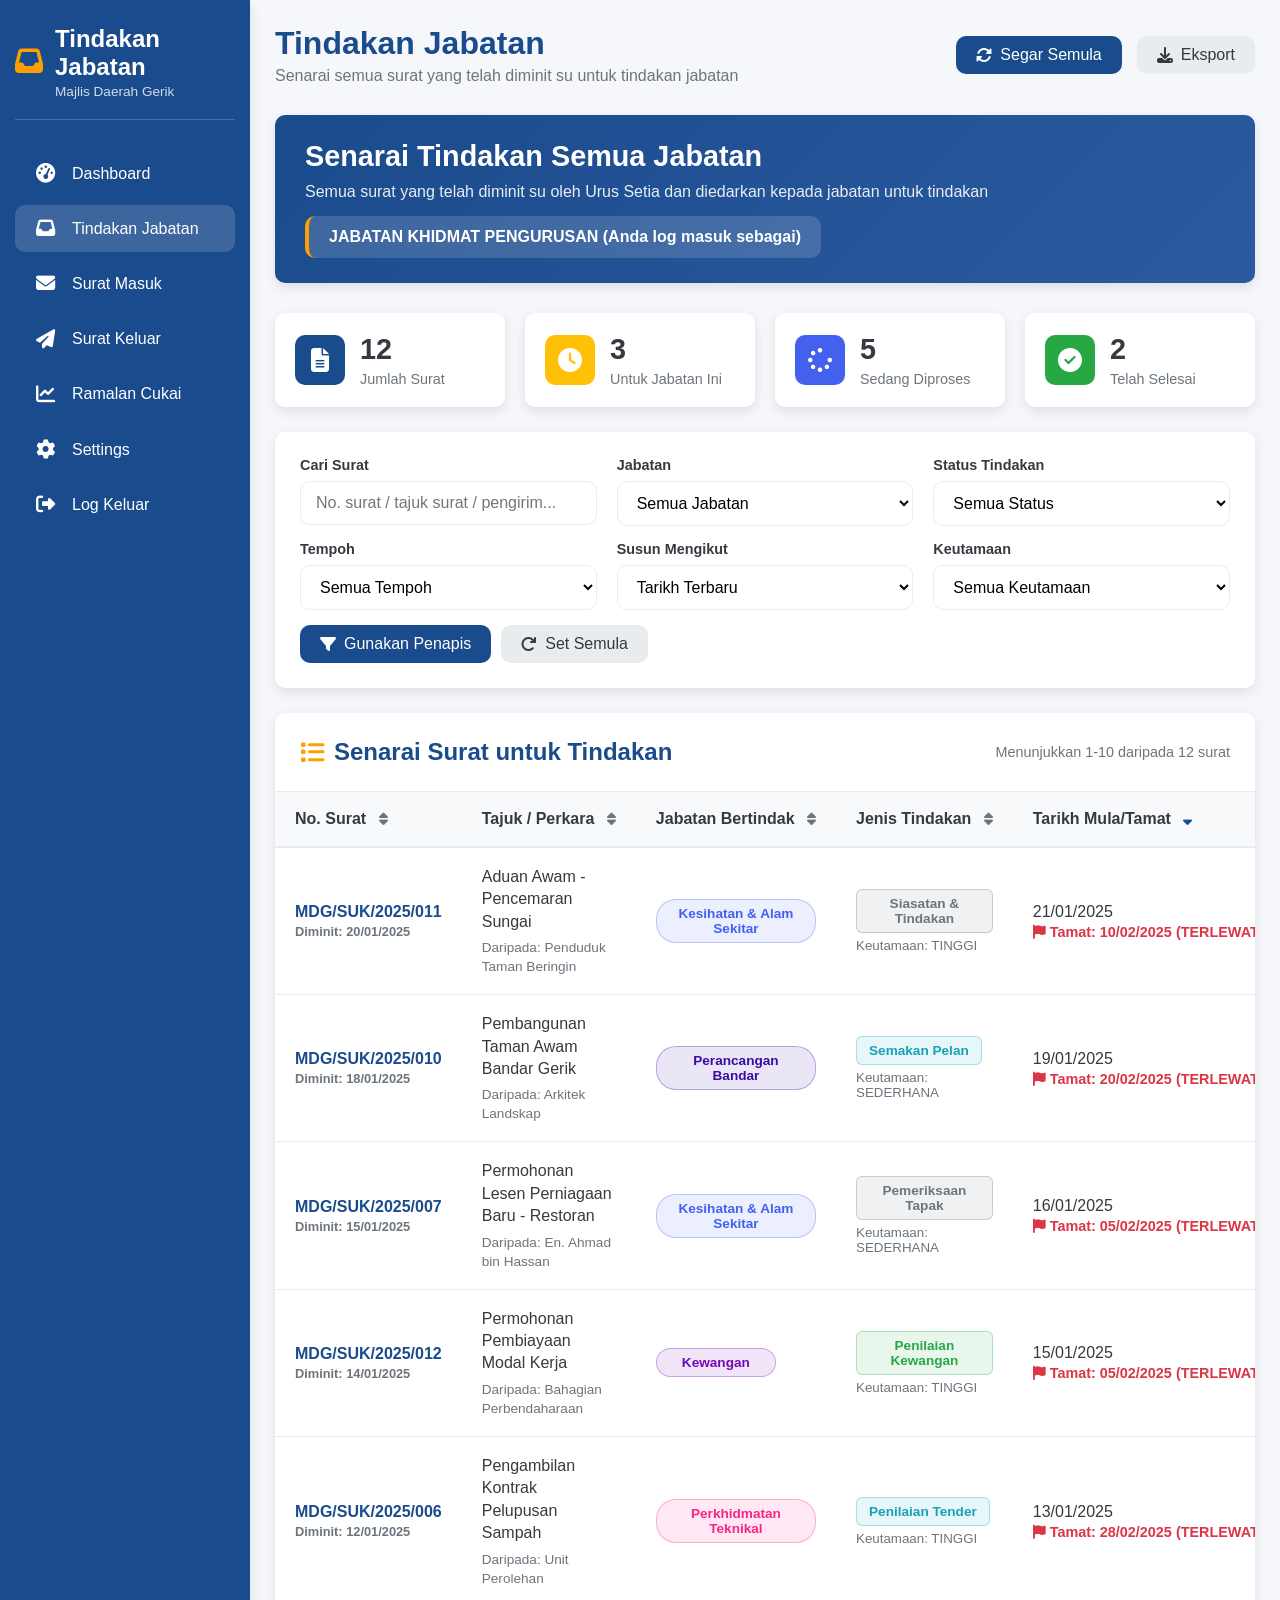
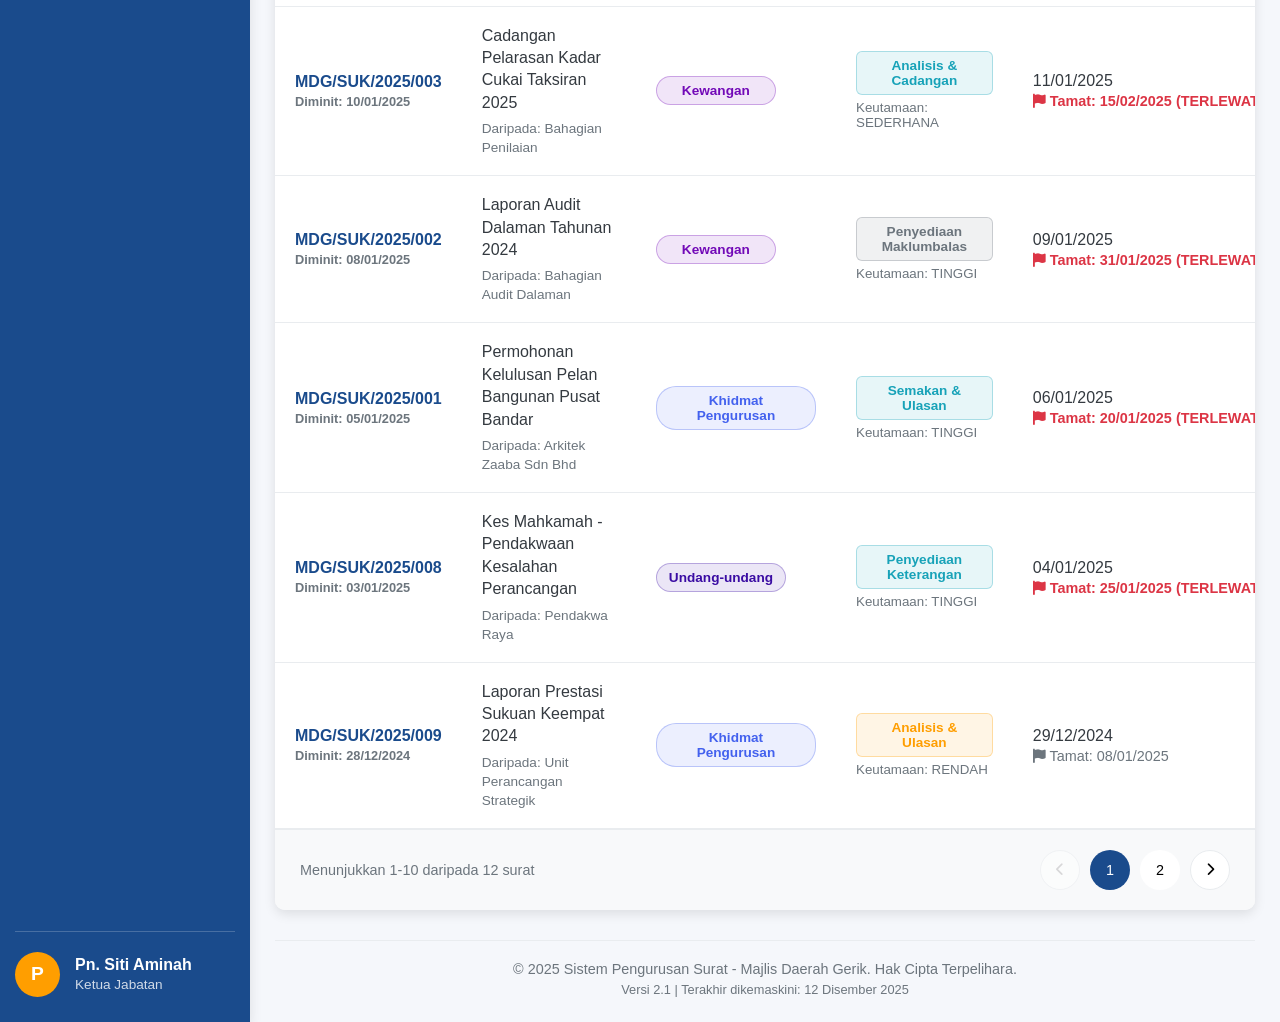
<file: jabatan.html>
<!DOCTYPE html>
<html lang="ms">
<head>
    <meta charset="UTF-8">
    <meta name="viewport" content="width=device-width, initial-scale=1.0">
    <title>Senarai Tindakan Jabatan - Majlis Daerah Gerik</title>
    <link rel="stylesheet" href="https://cdnjs.cloudflare.com/ajax/libs/font-awesome/6.4.0/css/all.min.css">
    <style>
        * {
            margin: 0;
            padding: 0;
            box-sizing: border-box;
            font-family: 'Segoe UI', Tahoma, Geneva, Verdana, sans-serif;
        }

        :root {
            --primary: #1a4b8c;
            --secondary: #2c5aa0;
            --accent: #ff9e00;
            --light: #f8f9fa;
            --dark: #343a40;
            --success: #28a745;
            --warning: #ffc107;
            --danger: #dc3545;
            --gray: #6c757d;
            --light-gray: #e9ecef;
            --shadow: 0 4px 12px rgba(0, 0, 0, 0.1);
            --border-radius: 10px;
            --jabatan-1: #4361ee;
            --jabatan-2: #3a0ca3;
            --jabatan-3: #7209b7;
            --jabatan-4: #f72585;
        }

        body {
            background-color: #f5f7fb;
            color: var(--dark);
            min-height: 100vh;
            display: flex;
        }

        /* Sidebar Styles */
        .sidebar {
            width: 250px;
            background-color: var(--primary);
            color: white;
            padding: 25px 15px;
            display: flex;
            flex-direction: column;
            box-shadow: var(--shadow);
            z-index: 100;
        }

        .logo {
            display: flex;
            align-items: center;
            margin-bottom: 30px;
            padding-bottom: 20px;
            border-bottom: 1px solid rgba(255, 255, 255, 0.2);
        }

        .logo-icon {
            font-size: 28px;
            margin-right: 12px;
            color: var(--accent);
        }

        .logo-text {
            font-size: 1.5rem;
            font-weight: 700;
        }

        .logo-subtext {
            font-size: 0.85rem;
            opacity: 0.8;
            margin-top: 3px;
        }

        .nav-menu {
            list-style: none;
            flex-grow: 1;
        }

        .nav-item {
            margin-bottom: 8px;
        }

        .nav-link {
            display: flex;
            align-items: center;
            padding: 14px 18px;
            color: white;
            text-decoration: none;
            border-radius: var(--border-radius);
            transition: all 0.3s ease;
        }

        .nav-link:hover, .nav-link.active {
            background-color: rgba(255, 255, 255, 0.15);
        }

        .nav-link i {
            font-size: 1.2rem;
            margin-right: 15px;
            width: 24px;
            text-align: center;
        }

        .user-info {
            margin-top: auto;
            padding-top: 20px;
            border-top: 1px solid rgba(255, 255, 255, 0.2);
            display: flex;
            align-items: center;
        }

        .user-avatar {
            width: 45px;
            height: 45px;
            border-radius: 50%;
            background-color: var(--accent);
            display: flex;
            align-items: center;
            justify-content: center;
            font-weight: bold;
            font-size: 1.2rem;
            margin-right: 15px;
        }

        .user-details h4 {
            font-size: 1rem;
            margin-bottom: 3px;
        }

        .user-details p {
            font-size: 0.85rem;
            opacity: 0.8;
        }

        /* Main Content Styles */
        .main-content {
            flex: 1;
            padding: 25px;
            overflow-y: auto;
        }

        .header {
            display: flex;
            justify-content: space-between;
            align-items: center;
            margin-bottom: 30px;
        }

        .page-title h1 {
            color: var(--primary);
            font-size: 2rem;
            margin-bottom: 5px;
        }

        .page-title p {
            color: var(--gray);
            font-size: 1rem;
        }

        .header-actions {
            display: flex;
            gap: 15px;
        }

        .btn {
            padding: 10px 20px;
            border-radius: var(--border-radius);
            border: none;
            cursor: pointer;
            font-size: 1rem;
            display: flex;
            align-items: center;
            gap: 8px;
            transition: all 0.3s ease;
        }

        .btn-primary {
            background-color: var(--primary);
            color: white;
        }

        .btn-primary:hover {
            background-color: var(--secondary);
        }

        .btn-secondary {
            background-color: var(--light-gray);
            color: var(--dark);
        }

        .btn-secondary:hover {
            background-color: #dde1e7;
        }

        /* Welcome Section */
        .welcome-section {
            background: linear-gradient(135deg, var(--primary), var(--secondary));
            color: white;
            padding: 25px 30px;
            border-radius: var(--border-radius);
            margin-bottom: 30px;
            box-shadow: var(--shadow);
        }

        .welcome-section h2 {
            font-size: 1.8rem;
            margin-bottom: 10px;
            color: white;
        }

        .welcome-section p {
            font-size: 1rem;
            opacity: 0.9;
            max-width: 800px;
        }

        .department-title {
            background-color: rgba(255, 255, 255, 0.15);
            padding: 12px 20px;
            border-radius: var(--border-radius);
            display: inline-block;
            margin-top: 15px;
            font-weight: bold;
            border-left: 4px solid var(--accent);
        }

        /* Quick Stats */
        .quick-stats {
            display: grid;
            grid-template-columns: repeat(4, 1fr);
            gap: 20px;
            margin-bottom: 25px;
        }

        @media (max-width: 1200px) {
            .quick-stats {
                grid-template-columns: repeat(2, 1fr);
            }
        }

        @media (max-width: 768px) {
            .quick-stats {
                grid-template-columns: 1fr;
            }
        }

        .stat-card {
            background-color: white;
            padding: 20px;
            border-radius: var(--border-radius);
            box-shadow: var(--shadow);
            display: flex;
            align-items: center;
            gap: 15px;
            transition: transform 0.3s ease;
        }

        .stat-card:hover {
            transform: translateY(-5px);
        }

        .stat-icon {
            width: 50px;
            height: 50px;
            border-radius: var(--border-radius);
            display: flex;
            align-items: center;
            justify-content: center;
            font-size: 1.5rem;
            color: white;
        }

        .stat-icon.total {
            background-color: var(--primary);
        }

        .stat-icon.pending {
            background-color: var(--warning);
        }

        .stat-icon.processing {
            background-color: var(--jabatan-1);
        }

        .stat-icon.completed {
            background-color: var(--success);
        }

        .stat-content h3 {
            font-size: 1.8rem;
            font-weight: 700;
            color: var(--dark);
            margin-bottom: 5px;
        }

        .stat-content p {
            color: var(--gray);
            font-size: 0.9rem;
        }

        /* Filter Controls */
        .filter-section {
            background-color: white;
            padding: 25px;
            border-radius: var(--border-radius);
            box-shadow: var(--shadow);
            margin-bottom: 25px;
        }

        .filter-row {
            display: flex;
            gap: 20px;
            margin-bottom: 15px;
            flex-wrap: wrap;
        }

        .filter-group {
            flex: 1;
            min-width: 200px;
        }

        .filter-label {
            display: block;
            margin-bottom: 8px;
            font-weight: 600;
            color: var(--dark);
            font-size: 0.9rem;
        }

        .filter-select, .filter-input {
            width: 100%;
            padding: 12px 15px;
            border: 1px solid var(--light-gray);
            border-radius: var(--border-radius);
            font-size: 1rem;
            background-color: white;
            transition: border-color 0.3s;
        }

        .filter-select:focus, .filter-input:focus {
            outline: none;
            border-color: var(--primary);
        }

        .filter-actions {
            display: flex;
            gap: 10px;
            margin-top: 10px;
        }

        /* Surat List Section */
        .surat-section {
            background-color: white;
            border-radius: var(--border-radius);
            box-shadow: var(--shadow);
            overflow: hidden;
        }

        .section-header {
            display: flex;
            justify-content: space-between;
            align-items: center;
            padding: 25px;
            border-bottom: 1px solid var(--light-gray);
        }

        .section-header h3 {
            color: var(--primary);
            font-size: 1.5rem;
            display: flex;
            align-items: center;
            gap: 10px;
        }

        .section-header h3 i {
            color: var(--accent);
        }

        /* Surat Table */
        .surat-table-container {
            overflow-x: auto;
        }

        .surat-table {
            width: 100%;
            border-collapse: collapse;
            min-width: 1200px;
        }

        .surat-table th {
            background-color: var(--light);
            color: var(--dark);
            font-weight: 600;
            text-align: left;
            padding: 18px 20px;
            border-bottom: 2px solid var(--light-gray);
            cursor: pointer;
            user-select: none;
            white-space: nowrap;
        }

        .surat-table th:hover {
            background-color: var(--light-gray);
        }

        .surat-table th i {
            margin-left: 8px;
            font-size: 0.9rem;
            color: var(--gray);
            transition: transform 0.3s;
        }

        .surat-table th.sorted i {
            color: var(--primary);
        }

        .surat-table th.sorted.asc i.fa-sort-up {
            transform: rotate(180deg);
        }

        .surat-table td {
            padding: 18px 20px;
            border-bottom: 1px solid var(--light-gray);
            vertical-align: middle;
        }

        .surat-table tr:hover {
            background-color: rgba(26, 75, 140, 0.05);
        }

        /* Surat Details Cells */
        .surat-number {
            font-weight: 600;
            color: var(--primary);
            font-size: 1rem;
        }

        .surat-number small {
            display: block;
            font-size: 0.8rem;
            color: var(--gray);
            margin-top: 3px;
        }

        .surat-subject {
            font-weight: 500;
            line-height: 1.4;
        }

        .surat-subject small {
            display: block;
            font-size: 0.85rem;
            color: var(--gray);
            margin-top: 5px;
            font-weight: normal;
        }

        /* Jabatan Badge */
        .jabatan-badge {
            display: inline-block;
            padding: 6px 12px;
            border-radius: 20px;
            font-size: 0.85rem;
            font-weight: 600;
            text-align: center;
            min-width: 120px;
        }

        .jabatan-khidmat {
            background-color: rgba(67, 97, 238, 0.1);
            color: var(--jabatan-1);
            border: 1px solid rgba(67, 97, 238, 0.3);
        }

        .jabatan-perancangan {
            background-color: rgba(58, 12, 163, 0.1);
            color: var(--jabatan-2);
            border: 1px solid rgba(58, 12, 163, 0.3);
        }

        .jabatan-kewangan {
            background-color: rgba(114, 9, 183, 0.1);
            color: var(--jabatan-3);
            border: 1px solid rgba(114, 9, 183, 0.3);
        }

        .jabatan-perkhidmatan {
            background-color: rgba(247, 37, 133, 0.1);
            color: var(--jabatan-4);
            border: 1px solid rgba(247, 37, 133, 0.3);
        }

        /* Tindakan Badge */
        .tindakan-badge {
            display: inline-block;
            padding: 6px 12px;
            border-radius: 6px;
            font-size: 0.85rem;
            font-weight: 600;
            text-align: center;
            min-width: 100px;
        }

        .tindakan-terima {
            background-color: rgba(108, 117, 125, 0.1);
            color: var(--gray);
            border: 1px solid rgba(108, 117, 125, 0.3);
        }

        .tindakan-proses {
            background-color: rgba(23, 162, 184, 0.1);
            color: #17a2b8;
            border: 1px solid rgba(23, 162, 184, 0.3);
        }

        .tindakan-sahkan {
            background-color: rgba(40, 167, 69, 0.1);
            color: var(--success);
            border: 1px solid rgba(40, 167, 69, 0.3);
        }

        .tindakan-lengkap {
            background-color: rgba(255, 158, 0, 0.1);
            color: var(--accent);
            border: 1px solid rgba(255, 158, 0, 0.3);
        }

        /* Tarikh Cells */
        .tarikh-cell {
            white-space: nowrap;
        }

        .tarikh-mula {
            font-weight: 500;
            color: var(--dark);
        }

        .tarikh-tamat {
            font-size: 0.9rem;
            color: var(--gray);
            margin-top: 3px;
        }

        .tarikh-lewat {
            color: var(--danger) !important;
            font-weight: 600;
        }

        /* Action Buttons */
        .action-cell {
            white-space: nowrap;
        }

        .action-buttons {
            display: flex;
            gap: 8px;
        }

        .action-btn {
            padding: 8px 15px;
            border-radius: var(--border-radius);
            border: none;
            font-size: 0.85rem;
            cursor: pointer;
            display: flex;
            align-items: center;
            gap: 6px;
            transition: all 0.3s ease;
        }

        .action-btn.view {
            background-color: var(--light);
            color: var(--dark);
        }

        .action-btn.view:hover {
            background-color: #e2e6ea;
        }

        .action-btn.ambil {
            background-color: var(--primary);
            color: white;
        }

        .action-btn.ambil:hover {
            background-color: var(--secondary);
        }

        .action-btn.laporan {
            background-color: var(--success);
            color: white;
        }

        .action-btn.laporan:hover {
            background-color: #218838;
        }

        .action-btn.disabled {
            opacity: 0.5;
            cursor: not-allowed;
        }

        /* Pagination */
        .pagination {
            display: flex;
            justify-content: space-between;
            align-items: center;
            padding: 20px 25px;
            border-top: 1px solid var(--light-gray);
            background-color: var(--light);
        }

        .pagination-info {
            color: var(--gray);
            font-size: 0.9rem;
        }

        .pagination-controls {
            display: flex;
            align-items: center;
            gap: 10px;
        }

        .pagination-btn {
            width: 40px;
            height: 40px;
            border-radius: 50%;
            border: 1px solid var(--light-gray);
            background-color: white;
            cursor: pointer;
            display: flex;
            align-items: center;
            justify-content: center;
            transition: all 0.3s ease;
        }

        .pagination-btn:hover:not(:disabled) {
            background-color: var(--primary);
            color: white;
            border-color: var(--primary);
        }

        .pagination-btn:disabled {
            opacity: 0.5;
            cursor: not-allowed;
        }

        .pagination-number {
            width: 40px;
            height: 40px;
            border-radius: 50%;
            border: none;
            background-color: white;
            cursor: pointer;
            display: flex;
            align-items: center;
            justify-content: center;
            transition: all 0.3s ease;
            font-size: 0.9rem;
        }

        .pagination-number:hover,
        .pagination-number.active {
            background-color: var(--primary);
            color: white;
        }

        .pagination-dots {
            padding: 0 5px;
            color: var(--gray);
        }

        /* Footer */
        .footer {
            margin-top: 30px;
            text-align: center;
            color: var(--gray);
            font-size: 0.9rem;
            padding-top: 20px;
            border-top: 1px solid var(--light-gray);
        }

        /* Empty State */
        .empty-state {
            text-align: center;
            padding: 60px 20px;
            color: var(--gray);
        }

        .empty-state i {
            font-size: 4rem;
            margin-bottom: 20px;
            color: var(--light-gray);
        }

        .empty-state h4 {
            font-size: 1.5rem;
            margin-bottom: 10px;
            color: var(--dark);
        }

        .empty-state p {
            font-size: 1rem;
            max-width: 500px;
            margin: 0 auto 20px;
        }

        /* Responsive Design */
        @media (max-width: 1024px) {
            .filter-row {
                flex-direction: column;
            }
            
            .filter-group {
                min-width: 100%;
            }
        }

        @media (max-width: 768px) {
            body {
                flex-direction: column;
            }
            
            .sidebar {
                width: 100%;
                padding: 15px;
                flex-direction: row;
                justify-content: space-between;
            }
            
            .logo {
                margin-bottom: 0;
                padding-bottom: 0;
                border-bottom: none;
            }
            
            .nav-menu {
                display: flex;
                flex-grow: 0;
            }
            
            .nav-item {
                margin-bottom: 0;
                margin-left: 10px;
            }
            
            .nav-link span {
                display: none;
            }
            
            .user-info {
                margin-top: 0;
                padding-top: 0;
                border-top: none;
            }
            
            .main-content {
                padding: 20px;
            }
            
            .header {
                flex-direction: column;
                align-items: flex-start;
                gap: 15px;
            }
            
            .header-actions {
                width: 100%;
                flex-direction: column;
            }
            
            .btn {
                width: 100%;
                justify-content: center;
            }
            
            .pagination {
                flex-direction: column;
                gap: 15px;
                align-items: stretch;
            }
            
            .pagination-controls {
                justify-content: center;
            }
        }

        @media (max-width: 576px) {
            .nav-link i {
                margin-right: 0;
            }
            
            .user-details {
                display: none;
            }
            
            .action-buttons {
                flex-direction: column;
            }
            
            .stat-card {
                flex-direction: column;
                text-align: center;
            }
        }
    </style>
</head>
<body>
    <!-- Sidebar -->
    <aside class="sidebar">
        <div class="logo">
            <div class="logo-icon">
                <i class="fas fa-inbox"></i>
            </div>
            <div>
                <div class="logo-text">Tindakan Jabatan</div>
                <div class="logo-subtext">Majlis Daerah Gerik</div>
            </div>
        </div>
        
        <ul class="nav-menu">
            <li class="nav-item">
                <a href="dashboard.html" class="nav-link">
                    <i class="fas fa-tachometer-alt"></i>
                    <span>Dashboard</span>
                </a>
            </li>
            <li class="nav-item">
                <a href="jabatan.html" class="nav-link active">
                    <i class="fas fa-inbox"></i>
                    <span>Tindakan Jabatan</span>
                </a>
            </li>
            <li class="nav-item">
                <a href="surat-masuk.html" class="nav-link">
                    <i class="fas fa-envelope"></i>
                    <span>Surat Masuk</span>
                </a>
            </li>
            <li class="nav-item">
                <a href="surat-keluar.html" class="nav-link">
                    <i class="fas fa-paper-plane"></i>
                    <span>Surat Keluar</span>
                </a>
            </li>
            <li class="nav-item">
                <a href="ramalan-cukai.html" class="nav-link">
                    <i class="fas fa-chart-line"></i>
                    <span>Ramalan Cukai</span>
                </a>
            </li>
            <li class="nav-item">
                <a href="settings.html" class="nav-link">
                    <i class="fas fa-cog"></i>
                    <span>Settings</span>
                </a>
            </li>
            <li class="nav-item">
                <a href="index.html" class="nav-link">
                    <i class="fas fa-sign-out-alt"></i>
                    <span>Log Keluar</span>
                </a>
            </li>
        </ul>
        
        <div class="user-info">
            <div class="user-avatar">P</div>
            <div class="user-details">
                <h4>Pn. Siti Aminah</h4>
                <p>Ketua Jabatan</p>
            </div>
        </div>
    </aside>
    
    <!-- Main Content -->
    <main class="main-content">
        <div class="header">
            <div class="page-title">
                <h1>Tindakan Jabatan</h1>
                <p>Senarai semua surat yang telah diminit su untuk tindakan jabatan</p>
            </div>
            <div class="header-actions">
                <button class="btn btn-primary" id="refreshBtn">
                    <i class="fas fa-sync-alt"></i> Segar Semula
                </button>
                <button class="btn btn-secondary" id="exportBtn">
                    <i class="fas fa-download"></i> Eksport
                </button>
            </div>
        </div>
        
        <!-- Welcome Section -->
        <section class="welcome-section">
            <h2>Senarai Tindakan Semua Jabatan</h2>
            <p>Semua surat yang telah diminit su oleh Urus Setia dan diedarkan kepada jabatan untuk tindakan</p>
            <div class="department-title">JABATAN KHIDMAT PENGURUSAN (Anda log masuk sebagai)</div>
        </section>
        
        <!-- Quick Stats -->
        <section class="quick-stats">
            <div class="stat-card">
                <div class="stat-icon total">
                    <i class="fas fa-file-alt"></i>
                </div>
                <div class="stat-content">
                    <h3 id="totalSurat">127</h3>
                    <p>Jumlah Surat</p>
                </div>
            </div>
            
            <div class="stat-card">
                <div class="stat-icon pending">
                    <i class="fas fa-clock"></i>
                </div>
                <div class="stat-content">
                    <h3 id="suratJabatan">18</h3>
                    <p>Untuk Jabatan Ini</p>
                </div>
            </div>
            
            <div class="stat-card">
                <div class="stat-icon processing">
                    <i class="fas fa-spinner"></i>
                </div>
                <div class="stat-content">
                    <h3 id="sedangProses">42</h3>
                    <p>Sedang Diproses</p>
                </div>
            </div>
            
            <div class="stat-card">
                <div class="stat-icon completed">
                    <i class="fas fa-check-circle"></i>
                </div>
                <div class="stat-content">
                    <h3 id="selesai">67</h3>
                    <p>Telah Selesai</p>
                </div>
            </div>
        </section>
        
        <!-- Filter Controls -->
        <section class="filter-section">
            <div class="filter-row">
                <div class="filter-group">
                    <label class="filter-label">Cari Surat</label>
                    <input type="text" class="filter-input" id="searchInput" placeholder="No. surat / tajuk surat / pengirim...">
                </div>
                
                <div class="filter-group">
                    <label class="filter-label">Jabatan</label>
                    <select class="filter-select" id="jabatanFilter">
                        <option value="">Semua Jabatan</option>
                        <option value="khidmat">Khidmat Pengurusan</option>
                        <option value="perancangan">Perancangan Bandar</option>
                        <option value="kewangan">Kewangan</option>
                        <option value="perkhidmatan">Perkhidmatan Teknikal</option>
                        <option value="kesihatan">Kesihatan & Alam Sekitar</option>
                        <option value="undang">Undang-undang</option>
                    </select>
                </div>
                
                <div class="filter-group">
                    <label class="filter-label">Status Tindakan</label>
                    <select class="filter-select" id="statusFilter">
                        <option value="">Semua Status</option>
                        <option value="terima">Baru Diterima</option>
                        <option value="proses">Dalam Proses</option>
                        <option value="sahkan">Menunggu Pengesahan</option>
                        <option value="lengkap">Selesai & Lengkap</option>
                    </select>
                </div>
            </div>
            
            <div class="filter-row">
                <div class="filter-group">
                    <label class="filter-label">Tempoh</label>
                    <select class="filter-select" id="tempohFilter">
                        <option value="">Semua Tempoh</option>
                        <option value="hari-ini">Hari Ini</option>
                        <option value="minggu-ini">Minggu Ini</option>
                        <option value="bulan-ini">Bulan Ini</option>
                        <option value="lewat">Terlewat Tarikh</option>
                        <option value="custom">Tempoh Kustom</option>
                    </select>
                </div>
                
                <div class="filter-group">
                    <label class="filter-label">Susun Mengikut</label>
                    <select class="filter-select" id="sortFilter">
                        <option value="tarikh-desc">Tarikh Terbaru</option>
                        <option value="tarikh-asc">Tarikh Terlama</option>
                        <option value="jabatan">Nama Jabatan</option>
                        <option value="tindakan">Jenis Tindakan</option>
                        <option value="keutamaan">Keutamaan</option>
                    </select>
                </div>
                
                <div class="filter-group">
                    <label class="filter-label">Keutamaan</label>
                    <select class="filter-select" id="priorityFilter">
                        <option value="">Semua Keutamaan</option>
                        <option value="tinggi">Tinggi</option>
                        <option value="sederhana">Sederhana</option>
                        <option value="rendah">Rendah</option>
                    </select>
                </div>
            </div>
            
            <div class="filter-actions">
                <button class="btn btn-primary" id="applyFilterBtn">
                    <i class="fas fa-filter"></i> Gunakan Penapis
                </button>
                <button class="btn btn-secondary" id="resetFilterBtn">
                    <i class="fas fa-redo"></i> Set Semula
                </button>
            </div>
        </section>
        
        <!-- Surat List Section -->
        <section class="surat-section">
            <div class="section-header">
                <h3><i class="fas fa-list"></i> Senarai Surat untuk Tindakan</h3>
                <div class="pagination-info" id="paginationInfo">
                    Menunjukkan 1-10 daripada 127 surat
                </div>
            </div>
            
            <div class="surat-table-container">
                <table class="surat-table" id="suratTable">
                    <thead>
                        <tr>
                            <th onclick="sortTable('no')">No. Surat <i class="fas fa-sort"></i></th>
                            <th onclick="sortTable('tajuk')">Tajuk / Perkara <i class="fas fa-sort"></i></th>
                            <th onclick="sortTable('jabatan')">Jabatan Bertindak <i class="fas fa-sort"></i></th>
                            <th onclick="sortTable('tindakan')">Jenis Tindakan <i class="fas fa-sort"></i></th>
                            <th onclick="sortTable('tarikh')">Tarikh Mula/Tamat <i class="fas fa-sort"></i></th>
                            <th onclick="sortTable('status')">Status <i class="fas fa-sort"></i></th>
                            <th>Tindakan</th>
                        </tr>
                    </thead>
                    <tbody id="suratBody">
                        <!-- Data akan dipenuhi oleh JavaScript -->
                    </tbody>
                </table>
            </div>
            
            <!-- Pagination -->
            <div class="pagination">
                <div class="pagination-info" id="paginationInfoBottom">
                    Menunjukkan 1-10 daripada 127 surat
                </div>
                
                <div class="pagination-controls" id="paginationControls">
                    <!-- Pagination akan dijana oleh JavaScript -->
                </div>
            </div>
        </section>
        
        <!-- Footer -->
        <footer class="footer">
            <p>&copy; 2025 Sistem Pengurusan Surat - Majlis Daerah Gerik. Hak Cipta Terpelihara.</p>
            <p style="font-size: 0.8rem; margin-top: 5px;">Versi 2.1 | Terakhir dikemaskini: 12 Disember 2025</p>
        </footer>
    </main>
    
    <script>
        // Sample data for Surat yang telah diminit su
        const suratData = [
            { 
                id: "MDG/SUK/2025/001", 
                tajuk: "Permohonan Kelulusan Pelan Bangunan Pusat Bandar", 
                ringkasan: "Daripada: Arkitek Zaaba Sdn Bhd",
                jabatan: "khidmat",
                jabatanNama: "Khidmat Pengurusan",
                tindakan: "Semakan & Ulasan",
                tindakanStatus: "proses",
                tarikhMinit: "2025-01-05",
                tarikhMula: "2025-01-06",
                tarikhTamat: "2025-01-20",
                keutamaan: "tinggi",
                status: "Dalam Proses",
                pengirim: "Arkitek Zaaba Sdn Bhd"
            },
            { 
                id: "MDG/SUK/2025/002", 
                tajuk: "Laporan Audit Dalaman Tahunan 2024", 
                ringkasan: "Daripada: Bahagian Audit Dalaman",
                jabatan: "kewangan",
                jabatanNama: "Kewangan",
                tindakan: "Penyediaan Maklumbalas",
                tindakanStatus: "terima",
                tarikhMinit: "2025-01-08",
                tarikhMula: "2025-01-09",
                tarikhTamat: "2025-01-31",
                keutamaan: "tinggi",
                status: "Baru Diterima",
                pengirim: "Bahagian Audit Dalaman"
            },
            { 
                id: "MDG/SUK/2025/003", 
                tajuk: "Cadangan Pelarasan Kadar Cukai Taksiran 2025", 
                ringkasan: "Daripada: Bahagian Penilaian",
                jabatan: "kewangan",
                jabatanNama: "Kewangan",
                tindakan: "Analisis & Cadangan",
                tindakanStatus: "proses",
                tarikhMinit: "2025-01-10",
                tarikhMula: "2025-01-11",
                tarikhTamat: "2025-02-15",
                keutamaan: "sederhana",
                status: "Dalam Proses",
                pengirim: "Bahagian Penilaian"
            },
            { 
                id: "MDG/SUK/2025/004", 
                tajuk: "Permohonan Peruntukan Mesyuarat Agung Tahunan", 
                ringkasan: "Daripada: Setiausaha Mesyuarat",
                jabatan: "khidmat",
                jabatanNama: "Khidmat Pengurusan",
                tindakan: "Penyediaan Dokumen",
                tindakanStatus: "sahkan",
                tarikhMinit: "2024-12-20",
                tarikhMula: "2024-12-21",
                tarikhTamat: "2025-01-10",
                keutamaan: "tinggi",
                status: "Menunggu Pengesahan",
                pengirim: "Setiausaha Mesyuarat"
            },
            { 
                id: "MDG/SUK/2025/005", 
                tajuk: "Penyelenggaraan Bangunan Pejabat Daerah", 
                ringkasan: "Daripada: Unit Fasiliti",
                jabatan: "perkhidmatan",
                jabatanNama: "Perkhidmatan Teknikal",
                tindakan: "Pelaksanaan Kerja",
                tindakanStatus: "lengkap",
                tarikhMinit: "2024-12-15",
                tarikhMula: "2024-12-16",
                tarikhTamat: "2024-12-30",
                keutamaan: "sederhana",
                status: "Selesai & Lengkap",
                pengirim: "Unit Fasiliti"
            },
            { 
                id: "MDG/SUK/2025/006", 
                tajuk: "Pengambilan Kontrak Pelupusan Sampah", 
                ringkasan: "Daripada: Unit Perolehan",
                jabatan: "perkhidmatan",
                jabatanNama: "Perkhidmatan Teknikal",
                tindakan: "Penilaian Tender",
                tindakanStatus: "proses",
                tarikhMinit: "2025-01-12",
                tarikhMula: "2025-01-13",
                tarikhTamat: "2025-02-28",
                keutamaan: "tinggi",
                status: "Dalam Proses",
                pengirim: "Unit Perolehan"
            },
            { 
                id: "MDG/SUK/2025/007", 
                tajuk: "Permohonan Lesen Perniagaan Baru - Restoran", 
                ringkasan: "Daripada: En. Ahmad bin Hassan",
                jabatan: "kesihatan",
                jabatanNama: "Kesihatan & Alam Sekitar",
                tindakan: "Pemeriksaan Tapak",
                tindakanStatus: "terima",
                tarikhMinit: "2025-01-15",
                tarikhMula: "2025-01-16",
                tarikhTamat: "2025-02-05",
                keutamaan: "sederhana",
                status: "Baru Diterima",
                pengirim: "En. Ahmad bin Hassan"
            },
            { 
                id: "MDG/SUK/2025/008", 
                tajuk: "Kes Mahkamah - Pendakwaan Kesalahan Perancangan", 
                ringkasan: "Daripada: Pendakwa Raya",
                jabatan: "undang",
                jabatanNama: "Undang-undang",
                tindakan: "Penyediaan Keterangan",
                tindakanStatus: "proses",
                tarikhMinit: "2025-01-03",
                tarikhMula: "2025-01-04",
                tarikhTamat: "2025-01-25",
                keutamaan: "tinggi",
                status: "Dalam Proses",
                pengirim: "Pendakwa Raya"
            },
            { 
                id: "MDG/SUK/2025/009", 
                tajuk: "Laporan Prestasi Sukuan Keempat 2024", 
                ringkasan: "Daripada: Unit Perancangan Strategik",
                jabatan: "khidmat",
                jabatanNama: "Khidmat Pengurusan",
                tindakan: "Analisis & Ulasan",
                tindakanStatus: "lengkap",
                tarikhMinit: "2024-12-28",
                tarikhMula: "2024-12-29",
                tarikhTamat: "2025-01-08",
                keutamaan: "rendah",
                status: "Selesai & Lengkap",
                pengirim: "Unit Perancangan Strategik"
            },
            { 
                id: "MDG/SUK/2025/010", 
                tajuk: "Pembangunan Taman Awam Bandar Gerik", 
                ringkasan: "Daripada: Arkitek Landskap",
                jabatan: "perancangan",
                jabatanNama: "Perancangan Bandar",
                tindakan: "Semakan Pelan",
                tindakanStatus: "proses",
                tarikhMinit: "2025-01-18",
                tarikhMula: "2025-01-19",
                tarikhTamat: "2025-02-20",
                keutamaan: "sederhana",
                status: "Dalam Proses",
                pengirim: "Arkitek Landskap"
            },
            { 
                id: "MDG/SUK/2025/011", 
                tajuk: "Aduan Awam - Pencemaran Sungai", 
                ringkasan: "Daripada: Penduduk Taman Beringin",
                jabatan: "kesihatan",
                jabatanNama: "Kesihatan & Alam Sekitar",
                tindakan: "Siasatan & Tindakan",
                tindakanStatus: "terima",
                tarikhMinit: "2025-01-20",
                tarikhMula: "2025-01-21",
                tarikhTamat: "2025-02-10",
                keutamaan: "tinggi",
                status: "Baru Diterima",
                pengirim: "Penduduk Taman Beringin"
            },
            { 
                id: "MDG/SUK/2025/012", 
                tajuk: "Permohonan Pembiayaan Modal Kerja", 
                ringkasan: "Daripada: Bahagian Perbendaharaan",
                jabatan: "kewangan",
                jabatanNama: "Kewangan",
                tindakan: "Penilaian Kewangan",
                tindakanStatus: "sahkan",
                tarikhMinit: "2025-01-14",
                tarikhMula: "2025-01-15",
                tarikhTamat: "2025-02-05",
                keutamaan: "tinggi",
                status: "Menunggu Pengesahan",
                pengirim: "Bahagian Perbendaharaan"
            }
        ];

        let currentSort = { column: 'tarikh', direction: 'desc' };
        let currentPage = 1;
        const itemsPerPage = 10;
        let filteredData = [...suratData];

        // Initialize the page
        function initializePage() {
            updateStatistics();
            renderSuratTable();
            setupEventListeners();
            updateClock();
            setInterval(updateClock, 1000);
        }

        // Update statistics
        function updateStatistics() {
            const total = suratData.length;
            const jabatanIni = suratData.filter(item => item.jabatan === 'khidmat').length;
            const sedangProses = suratData.filter(item => item.tindakanStatus === 'proses').length;
            const selesai = suratData.filter(item => item.tindakanStatus === 'lengkap').length;

            document.getElementById('totalSurat').textContent = total;
            document.getElementById('suratJabatan').textContent = jabatanIni;
            document.getElementById('sedangProses').textContent = sedangProses;
            document.getElementById('selesai').textContent = selesai;
        }

        // Render surat table
        function renderSuratTable() {
            const tableBody = document.getElementById('suratBody');
            tableBody.innerHTML = '';

            // Apply filtering
            filteredData = getFilteredData();
            
            // Apply sorting
            const sortedData = sortData(filteredData);

            // Apply pagination
            const startIndex = (currentPage - 1) * itemsPerPage;
            const endIndex = startIndex + itemsPerPage;
            const pageData = sortedData.slice(startIndex, endIndex);

            if (pageData.length === 0) {
                tableBody.innerHTML = `
                    <tr>
                        <td colspan="7">
                            <div class="empty-state">
                                <i class="fas fa-search"></i>
                                <h4>Tiada surat ditemui</h4>
                                <p>Cuba gunakan kriteria carian yang berbeza atau set semula penapis</p>
                            </div>
                        </td>
                    </tr>
                `;
            } else {
                pageData.forEach(item => {
                    const row = document.createElement('tr');
                    
                    // Format dates
                    const tarikhMinit = formatDate(item.tarikhMinit);
                    const tarikhMula = formatDate(item.tarikhMula);
                    const tarikhTamat = formatDate(item.tarikhTamat);
                    
                    // Check if deadline has passed
                    const today = new Date();
                    const deadline = new Date(item.tarikhTamat);
                    const isLate = today > deadline && item.tindakanStatus !== 'lengkap';
                    
                    // Get jabatan badge class
                    const jabatanClass = getJabatanClass(item.jabatan);
                    
                    // Get tindakan badge class
                    const tindakanClass = getTindakanClass(item.tindakanStatus);
                    const tindakanText = getTindakanText(item.tindakanStatus);
                    
                    row.innerHTML = `
                        <td>
                            <div class="surat-number">
                                ${item.id}
                                <small>Diminit: ${tarikhMinit}</small>
                            </div>
                        </td>
                        <td>
                            <div class="surat-subject">
                                ${item.tajuk}
                                <small>${item.ringkasan}</small>
                            </div>
                        </td>
                        <td>
                            <span class="jabatan-badge ${jabatanClass}">${item.jabatanNama}</span>
                        </td>
                        <td>
                            <div class="tindakan-badge ${tindakanClass}">${item.tindakan}</div>
                            <small style="display: block; margin-top: 5px; color: var(--gray);">
                                Keutamaan: ${item.keutamaan.toUpperCase()}
                            </small>
                        </td>
                        <td class="tarikh-cell">
                            <div class="tarikh-mula">${tarikhMula}</div>
                            <div class="tarikh-tamat ${isLate ? 'tarikh-lewat' : ''}">
                                <i class="fas fa-flag"></i> Tamat: ${tarikhTamat}
                                ${isLate ? ' (TERLEWAT)' : ''}
                            </div>
                        </td>
                        <td>
                            <div class="tindakan-badge ${tindakanClass}">${tindakanText}</div>
                        </td>
                        <td class="action-cell">
                            <div class="action-buttons">
                                <button class="action-btn view" onclick="viewSurat('${item.id}')">
                                    <i class="fas fa-eye"></i> Lihat
                                </button>
                                ${item.jabatan === 'khidmat' ? `
                                    <button class="action-btn ambil" onclick="ambilTindakan('${item.id}')">
                                        <i class="fas fa-hand-paper"></i> Ambil Tindakan
                                    </button>
                                ` : `
                                    <button class="action-btn ambil disabled" disabled>
                                        <i class="fas fa-hand-paper"></i> Bukan Jabatan Anda
                                    </button>
                                `}
                                <button class="action-btn laporan" onclick="buatLaporan('${item.id}')">
                                    <i class="fas fa-file-alt"></i> Laporan
                                </button>
                            </div>
                        </td>
                    `;
                    
                    tableBody.appendChild(row);
                });
            }

            // Update pagination info
            updatePaginationInfo();
            
            // Update pagination controls
            updatePaginationControls();
            
            // Update sort icons
            updateSortIcons();
        }

        // Get jabatan badge class
        function getJabatanClass(jabatan) {
            const classMap = {
                'khidmat': 'jabatan-khidmat',
                'perancangan': 'jabatan-perancangan',
                'kewangan': 'jabatan-kewangan',
                'perkhidmatan': 'jabatan-perkhidmatan',
                'kesihatan': 'jabatan-khidmat', // fallback
                'undang': 'jabatan-perancangan' // fallback
            };
            return classMap[jabatan] || 'jabatan-khidmat';
        }

        // Get tindakan badge class
        function getTindakanClass(status) {
            const classMap = {
                'terima': 'tindakan-terima',
                'proses': 'tindakan-proses',
                'sahkan': 'tindakan-sahkan',
                'lengkap': 'tindakan-lengkap'
            };
            return classMap[status] || 'tindakan-terima';
        }

        // Get tindakan text
        function getTindakanText(status) {
            const textMap = {
                'terima': 'Baru Diterima',
                'proses': 'Dalam Proses',
                'sahkan': 'Menunggu Pengesahan',
                'lengkap': 'Selesai & Lengkap'
            };
            return textMap[status] || 'Baru Diterima';
        }

        // Format date
        function formatDate(dateString) {
            const date = new Date(dateString);
            return date.toLocaleDateString('ms-MY', {
                day: '2-digit',
                month: '2-digit',
                year: 'numeric'
            });
        }

        // Get filtered data based on filters
        function getFilteredData() {
            const searchTerm = document.getElementById('searchInput').value.toLowerCase();
            const jabatanFilter = document.getElementById('jabatanFilter').value;
            const statusFilter = document.getElementById('statusFilter').value;
            const tempohFilter = document.getElementById('tempohFilter').value;
            const priorityFilter = document.getElementById('priorityFilter').value;
            const today = new Date();

            return suratData.filter(item => {
                // Search filter
                const matchesSearch = !searchTerm || 
                    item.id.toLowerCase().includes(searchTerm) ||
                    item.tajuk.toLowerCase().includes(searchTerm) ||
                    item.pengirim.toLowerCase().includes(searchTerm);
                
                // Jabatan filter
                const matchesJabatan = !jabatanFilter || item.jabatan === jabatanFilter;
                
                // Status filter
                const matchesStatus = !statusFilter || item.tindakanStatus === statusFilter;
                
                // Priority filter
                const matchesPriority = !priorityFilter || item.keutamaan === priorityFilter;
                
                // Tempoh filter
                let matchesTempoh = true;
                if (tempohFilter) {
                    const tarikhMinit = new Date(item.tarikhMinit);
                    
                    switch(tempohFilter) {
                        case 'hari-ini':
                            matchesTempoh = tarikhMinit.toDateString() === today.toDateString();
                            break;
                        case 'minggu-ini':
                            const startOfWeek = new Date(today);
                            startOfWeek.setDate(today.getDate() - today.getDay());
                            const endOfWeek = new Date(today);
                            endOfWeek.setDate(today.getDate() + (6 - today.getDay()));
                            matchesTempoh = tarikhMinit >= startOfWeek && tarikhMinit <= endOfWeek;
                            break;
                        case 'bulan-ini':
                            matchesTempoh = tarikhMinit.getMonth() === today.getMonth() && 
                                          tarikhMinit.getFullYear() === today.getFullYear();
                            break;
                        case 'lewat':
                            const deadline = new Date(item.tarikhTamat);
                            matchesTempoh = today > deadline && item.tindakanStatus !== 'lengkap';
                            break;
                    }
                }
                
                return matchesSearch && matchesJabatan && matchesStatus && matchesTempoh && matchesPriority;
            });
        }

        // Sort data
        function sortData(data) {
            return [...data].sort((a, b) => {
                let aValue, bValue;
                
                switch(currentSort.column) {
                    case 'no':
                        aValue = a.id;
                        bValue = b.id;
                        break;
                    case 'tajuk':
                        aValue = a.tajuk;
                        bValue = b.tajuk;
                        break;
                    case 'jabatan':
                        aValue = a.jabatanNama;
                        bValue = b.jabatanNama;
                        break;
                    case 'tindakan':
                        aValue = a.tindakan;
                        bValue = b.tindakan;
                        break;
                    case 'tarikh':
                        aValue = new Date(a.tarikhMinit);
                        bValue = new Date(b.tarikhMinit);
                        break;
                    case 'status':
                        const statusOrder = { 'terima': 0, 'proses': 1, 'sahkan': 2, 'lengkap': 3 };
                        aValue = statusOrder[a.tindakanStatus];
                        bValue = statusOrder[b.tindakanStatus];
                        break;
                    default:
                        aValue = a.id;
                        bValue = b.id;
                }

                if (currentSort.direction === 'asc') {
                    return aValue > bValue ? 1 : -1;
                } else {
                    return aValue < bValue ? 1 : -1;
                }
            });
        }

        // Sort table function
        function sortTable(column) {
            if (currentSort.column === column) {
                currentSort.direction = currentSort.direction === 'asc' ? 'desc' : 'asc';
            } else {
                currentSort.column = column;
                currentSort.direction = 'asc';
            }
            
            currentPage = 1;
            renderSuratTable();
        }

        // Update sort icons
        function updateSortIcons() {
            // Reset all icons
            document.querySelectorAll('.surat-table th i').forEach(icon => {
                icon.className = 'fas fa-sort';
                icon.parentElement.classList.remove('sorted', 'asc');
            });
            
            // Set current sort icon
            const currentHeader = document.querySelector(`.surat-table th[onclick="sortTable('${currentSort.column}')"]`);
            if (currentHeader) {
                const icon = currentHeader.querySelector('i');
                icon.className = currentSort.direction === 'asc' ? 'fas fa-sort-up' : 'fas fa-sort-down';
                currentHeader.classList.add('sorted');
                if (currentSort.direction === 'asc') {
                    currentHeader.classList.add('asc');
                }
            }
        }

        // Update pagination info
        function updatePaginationInfo() {
            const startIndex = (currentPage - 1) * itemsPerPage + 1;
            const endIndex = Math.min(startIndex + itemsPerPage - 1, filteredData.length);
            const total = filteredData.length;
            
            const infoText = `Menunjukkan ${startIndex}-${endIndex} daripada ${total} surat`;
            document.getElementById('paginationInfo').textContent = infoText;
            document.getElementById('paginationInfoBottom').textContent = infoText;
        }

        // Update pagination controls
        function updatePaginationControls() {
            const totalPages = Math.ceil(filteredData.length / itemsPerPage);
            const paginationControls = document.getElementById('paginationControls');
            
            if (totalPages <= 1) {
                paginationControls.innerHTML = '';
                return;
            }

            let html = `
                <button class="pagination-btn" ${currentPage === 1 ? 'disabled' : ''} onclick="changePage(${currentPage - 1})">
                    <i class="fas fa-chevron-left"></i>
                </button>
            `;

            // Show first page
            html += `
                <button class="pagination-number ${1 === currentPage ? 'active' : ''}" onclick="changePage(1)">
                    1
                </button>
            `;

            // Show pages around current page
            const startPage = Math.max(2, currentPage - 1);
            const endPage = Math.min(totalPages - 1, currentPage + 1);
            
            if (startPage > 2) {
                html += `<span class="pagination-dots">...</span>`;
            }
            
            for (let i = startPage; i <= endPage; i++) {
                html += `
                    <button class="pagination-number ${i === currentPage ? 'active' : ''}" onclick="changePage(${i})">
                        ${i}
                    </button>
                `;
            }
            
            if (endPage < totalPages - 1) {
                html += `<span class="pagination-dots">...</span>`;
            }
            
            // Show last page if not already shown
            if (totalPages > 1) {
                html += `
                    <button class="pagination-number ${totalPages === currentPage ? 'active' : ''}" onclick="changePage(${totalPages})">
                        ${totalPages}
                    </button>
                `;
            }

            html += `
                <button class="pagination-btn" ${currentPage === totalPages ? 'disabled' : ''} onclick="changePage(${currentPage + 1})">
                    <i class="fas fa-chevron-right"></i>
                </button>
            `;

            paginationControls.innerHTML = html;
        }

        // Change page
        function changePage(page) {
            currentPage = page;
            renderSuratTable();
            window.scrollTo({ top: 0, behavior: 'smooth' });
        }

        // Update clock
        function updateClock() {
            const now = new Date();
            const timeString = now.toLocaleTimeString('ms-MY', { 
                hour12: false,
                hour: '2-digit',
                minute: '2-digit',
                second: '2-digit'
            });
            document.title = `Tindakan Jabatan (${timeString}) - Majlis Daerah Gerik`;
        }

        // Setup event listeners
        function setupEventListeners() {
            document.getElementById('applyFilterBtn').addEventListener('click', () => {
                currentPage = 1;
                renderSuratTable();
            });

            document.getElementById('resetFilterBtn').addEventListener('click', () => {
                document.getElementById('searchInput').value = '';
                document.getElementById('jabatanFilter').value = '';
                document.getElementById('statusFilter').value = '';
                document.getElementById('tempohFilter').value = '';
                document.getElementById('sortFilter').value = 'tarikh-desc';
                document.getElementById('priorityFilter').value = '';
                
                // Reset sort
                currentSort = { column: 'tarikh', direction: 'desc' };
                currentPage = 1;
                
                renderSuratTable();
                showNotification('Semua penapis telah diset semula', 'info');
            });

            document.getElementById('refreshBtn').addEventListener('click', () => {
                const refreshBtn = document.getElementById('refreshBtn');
                refreshBtn.innerHTML = '<i class="fas fa-spinner fa-spin"></i> Menyegar...';
                
                setTimeout(() => {
                    updateStatistics();
                    renderSuratTable();
                    refreshBtn.innerHTML = '<i class="fas fa-sync-alt"></i> Segar Semula';
                    showNotification('Data telah disegarkan semula', 'success');
                }, 1000);
            });

            document.getElementById('exportBtn').addEventListener('click', () => {
                showNotification('Mengeksport data... Sila tunggu', 'info');
                // In real implementation, this would generate and download a CSV/Excel file
                setTimeout(() => {
                    showNotification('Data telah dieksport ke fail CSV', 'success');
                }, 2000);
            });

            // Apply filter on Enter key in search
            document.getElementById('searchInput').addEventListener('keyup', (e) => {
                if (e.key === 'Enter') {
                    currentPage = 1;
                    renderSuratTable();
                }
            });

            // Apply filter when select changes
            document.querySelectorAll('.filter-select').forEach(select => {
                select.addEventListener('change', () => {
                    currentPage = 1;
                    renderSuratTable();
                });
            });

            // Apply custom sort from dropdown
            document.getElementById('sortFilter').addEventListener('change', (e) => {
                const value = e.target.value;
                if (value === 'tarikh-desc') {
                    currentSort = { column: 'tarikh', direction: 'desc' };
                } else if (value === 'tarikh-asc') {
                    currentSort = { column: 'tarikh', direction: 'asc' };
                } else if (value === 'jabatan') {
                    currentSort = { column: 'jabatan', direction: 'asc' };
                } else if (value === 'tindakan') {
                    currentSort = { column: 'tindakan', direction: 'asc' };
                } else if (value === 'keutamaan') {
                    // Custom sort for priority
                    const priorityOrder = { 'tinggi': 3, 'sederhana': 2, 'rendah': 1 };
                    filteredData.sort((a, b) => priorityOrder[b.keutamaan] - priorityOrder[a.keutamaan]);
                }
                
                currentPage = 1;
                renderSuratTable();
            });
        }

        // Action functions
        function viewSurat(id) {
            showNotification(`Membuka butiran surat: ${id}`, 'info');
            // In real implementation, open a modal or navigate to detail page
            // window.location.href = `surat-detail.html?id=${id}`;
        }

        function ambilTindakan(id) {
            const confirmAmbil = confirm(`Adakah anda pasti ingin mengambil tindakan untuk surat ${id}?`);
            if (confirmAmbil) {
                // Update status to processing
                const itemIndex = suratData.findIndex(item => item.id === id);
                if (itemIndex !== -1) {
                    suratData[itemIndex].tindakanStatus = 'proses';
                    suratData[itemIndex].status = 'Dalam Proses';
                    updateStatistics();
                    renderSuratTable();
                    showNotification(`Tindakan telah diambil untuk surat ${id}`, 'success');
                }
            }
        }

        function buatLaporan(id) {
            showNotification(`Membuka modul laporan untuk surat: ${id}`, 'info');
            // In real implementation, open report modal
        }

        // Show notification
        function showNotification(message, type) {
            // Create notification element
            const notification = document.createElement('div');
            notification.style.cssText = `
                position: fixed;
                top: 20px;
                right: 20px;
                padding: 15px 20px;
                border-radius: 8px;
                color: white;
                font-weight: 500;
                z-index: 1000;
                animation: slideIn 0.3s ease;
                box-shadow: 0 4px 12px rgba(0,0,0,0.15);
                display: flex;
                align-items: center;
                gap: 10px;
            `;
            
            // Set background color based on type
            if (type === 'success') {
                notification.style.backgroundColor = 'var(--success)';
                notification.innerHTML = `<i class="fas fa-check-circle"></i> ${message}`;
            } else if (type === 'error') {
                notification.style.backgroundColor = 'var(--danger)';
                notification.innerHTML = `<i class="fas fa-exclamation-circle"></i> ${message}`;
            } else {
                notification.style.backgroundColor = 'var(--primary)';
                notification.innerHTML = `<i class="fas fa-info-circle"></i> ${message}`;
            }
            
            document.body.appendChild(notification);
            
            // Remove after 3 seconds
            setTimeout(() => {
                notification.style.animation = 'slideOut 0.3s ease';
                setTimeout(() => {
                    document.body.removeChild(notification);
                }, 300);
            }, 3000);
            
            // Add CSS for animations if not already added
            if (!document.getElementById('notification-styles')) {
                const style = document.createElement('style');
                style.id = 'notification-styles';
                style.textContent = `
                    @keyframes slideIn {
                        from { transform: translateX(100%); opacity: 0; }
                        to { transform: translateX(0); opacity: 1; }
                    }
                    @keyframes slideOut {
                        from { transform: translateX(0); opacity: 1; }
                        to { transform: translateX(100%); opacity: 0; }
                    }
                `;
                document.head.appendChild(style);
            }
        }

        // Initialize on page load
        document.addEventListener('DOMContentLoaded', initializePage);
    </script>
</body>
</html>
</file>
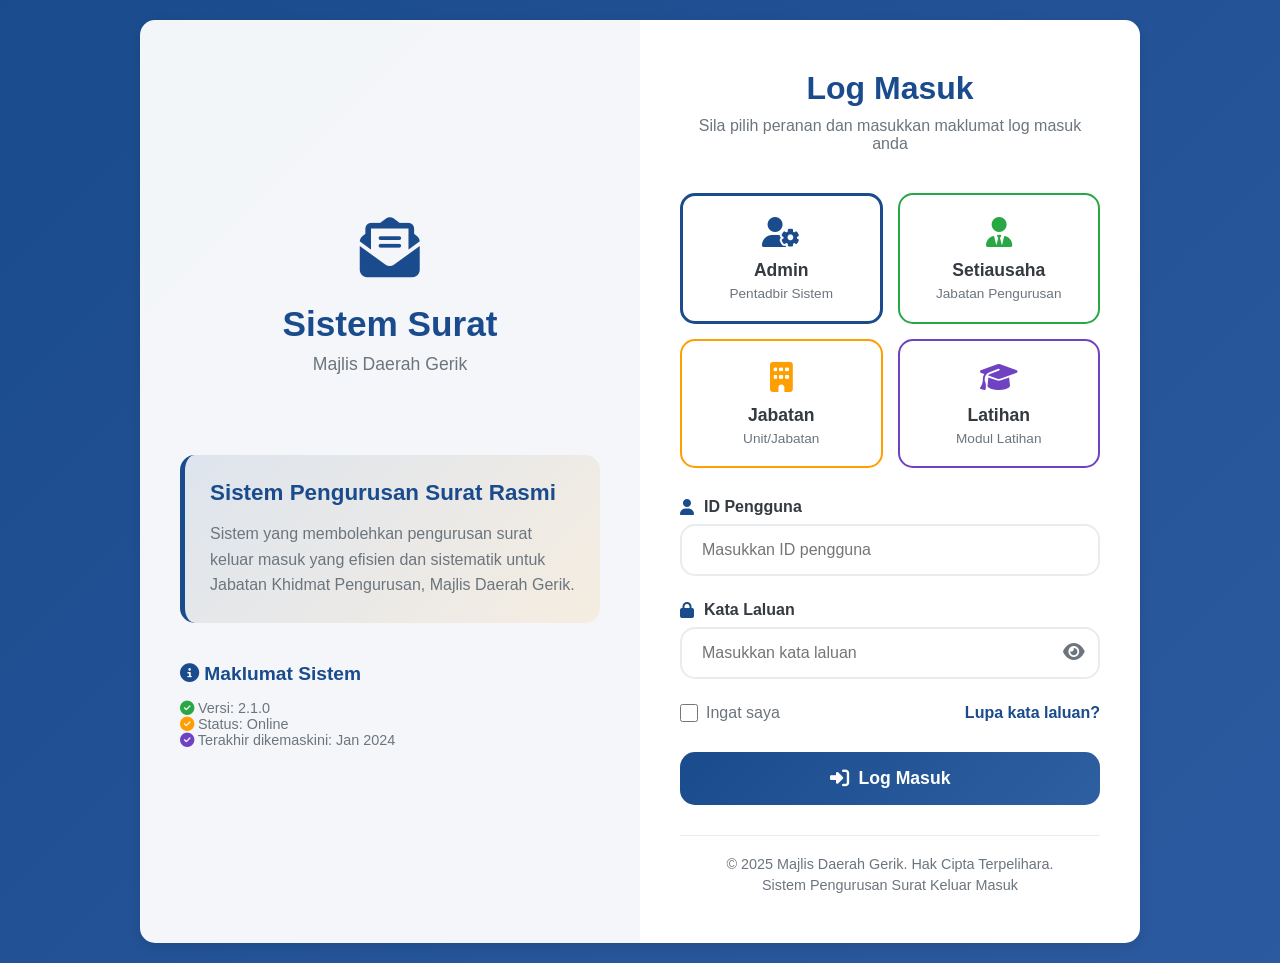
<file: minit-surat.html>
<!DOCTYPE html>
<html lang="ms">
<head>
  <meta charset="UTF-8">
  <meta name="viewport" content="width=device-width, initial-scale=1.0">
  <title>Minit Surat - Setiausaha MDG</title>
  <link rel="stylesheet" href="https://cdnjs.cloudflare.com/ajax/libs/font-awesome/6.4.0/css/all.min.css">
  <style>
    * {
      margin: 0;
      padding: 0;
      box-sizing: border-box;
      font-family: 'Segoe UI', Tahoma, Geneva, Verdana, sans-serif;
    }

    :root {
      --primary: #1a4b8c;
      --secondary: #2c5aa0;
      --accent: #ff9e00;
      --light: #f8f9fa;
      --dark: #343a40;
      --success: #28a745;
      --warning: #ffc107;
      --danger: #dc3545;
      --info: #17a2b8;
      --gray: #6c757d;
      --light-gray: #e9ecef;
      --shadow: 0 4px 12px rgba(0, 0, 0, 0.1);
      --border-radius: 10px;
    }

    body {
      background-color: #f5f7fb;
      color: var(--dark);
      min-height: 100vh;
      display: flex;
    }

    /* Sidebar Styles */
    .sidebar {
      width: 250px;
      background-color: var(--primary);
      color: white;
      padding: 25px 15px;
      display: flex;
      flex-direction: column;
      box-shadow: var(--shadow);
      z-index: 100;
    }

    .logo {
      display: flex;
      align-items: center;
      margin-bottom: 30px;
      padding-bottom: 20px;
      border-bottom: 1px solid rgba(255, 255, 255, 0.2);
    }

    .logo-icon {
      font-size: 28px;
      margin-right: 12px;
      color: var(--accent);
    }

    .logo-text {
      font-size: 1.5rem;
      font-weight: 700;
    }

    .logo-subtext {
      font-size: 0.85rem;
      opacity: 0.8;
      margin-top: 3px;
    }

    .nav-menu {
      list-style: none;
      flex-grow: 1;
    }

    .nav-item {
      margin-bottom: 8px;
    }

    .nav-link {
      display: flex;
      align-items: center;
      padding: 14px 18px;
      color: white;
      text-decoration: none;
      border-radius: var(--border-radius);
      transition: all 0.3s ease;
    }

    .nav-link:hover, .nav-link.active {
      background-color: rgba(255, 255, 255, 0.15);
    }

    .nav-link i {
      font-size: 1.2rem;
      margin-right: 15px;
      width: 24px;
      text-align: center;
    }

    .user-info {
      margin-top: auto;
      padding-top: 20px;
      border-top: 1px solid rgba(255, 255, 255, 0.2);
      display: flex;
      align-items: center;
    }

    .user-avatar {
      width: 45px;
      height: 45px;
      border-radius: 50%;
      background-color: var(--accent);
      display: flex;
      align-items: center;
      justify-content: center;
      font-weight: bold;
      font-size: 1.2rem;
      margin-right: 15px;
    }

    .user-details h4 {
      font-size: 1rem;
      margin-bottom: 3px;
    }

    .user-details p {
      font-size: 0.85rem;
      opacity: 0.8;
    }

    /* Main Content */
    .main-content {
      flex: 1;
      padding: 25px;
      overflow-y: auto;
    }

    .header {
      display: flex;
      justify-content: space-between;
      align-items: center;
      margin-bottom: 30px;
    }

    .page-title h1 {
      color: var(--primary);
      font-size: 2rem;
      margin-bottom: 5px;
    }

    .page-title p {
      color: var(--gray);
      font-size: 1rem;
    }

    .back-button {
      background-color: var(--primary);
      color: white;
      border: none;
      padding: 10px 20px;
      border-radius: var(--border-radius);
      cursor: pointer;
      display: flex;
      align-items: center;
      font-size: 1rem;
      transition: background-color 0.3s ease;
    }

    .back-button:hover {
      background-color: var(--secondary);
    }

    .back-button i {
      margin-right: 8px;
    }

    /* Welcome Section */
    .welcome-section {
      background: linear-gradient(135deg, var(--primary), var(--secondary));
      color: white;
      padding: 25px 30px;
      border-radius: var(--border-radius);
      margin-bottom: 30px;
      box-shadow: var(--shadow);
    }

    .welcome-section h2 {
      font-size: 1.8rem;
      margin-bottom: 10px;
      color: white;
    }

    .welcome-section p {
      font-size: 1rem;
      opacity: 0.9;
      max-width: 800px;
    }

    .department-title {
      background-color: rgba(255, 255, 255, 0.15);
      padding: 12px 20px;
      border-radius: var(--border-radius);
      display: inline-block;
      margin-top: 15px;
      font-weight: bold;
      border-left: 4px solid var(--accent);
    }

    /* Surat Details Section */
    .surat-details-section {
      background-color: white;
      padding: 25px;
      border-radius: var(--border-radius);
      box-shadow: var(--shadow);
      margin-bottom: 30px;
    }

    .section-header {
      display: flex;
      justify-content: space-between;
      align-items: center;
      margin-bottom: 20px;
    }

    .section-header h3 {
      color: var(--primary);
      font-size: 1.5rem;
      display: flex;
      align-items: center;
    }

    .section-header h3 i {
      margin-right: 10px;
      color: var(--accent);
    }

    .surat-info-grid {
      display: grid;
      grid-template-columns: repeat(2, 1fr);
      gap: 20px;
      margin-bottom: 25px;
    }

    @media (max-width: 768px) {
      .surat-info-grid {
        grid-template-columns: 1fr;
      }
    }

    .info-item {
      display: flex;
      flex-direction: column;
      padding: 15px;
      background-color: var(--light);
      border-radius: var(--border-radius);
      border-left: 4px solid var(--primary);
    }

    .info-label {
      font-size: 0.9rem;
      color: var(--gray);
      margin-bottom: 5px;
      display: flex;
      align-items: center;
    }

    .info-label i {
      margin-right: 8px;
      color: var(--primary);
    }

    .info-value {
      font-size: 1.1rem;
      font-weight: 600;
      color: var(--dark);
    }

    /* Jabatan Checkboxes Section */
    .jabatan-section {
      background-color: white;
      padding: 25px;
      border-radius: var(--border-radius);
      box-shadow: var(--shadow);
      margin-bottom: 30px;
    }

    .jabatan-section h3 {
      color: var(--primary);
      font-size: 1.5rem;
      margin-bottom: 20px;
      display: flex;
      align-items: center;
    }

    .jabatan-section h3 i {
      margin-right: 10px;
      color: var(--accent);
    }

    .checkbox-group {
      display: grid;
      grid-template-columns: repeat(3, 1fr);
      gap: 15px;
    }

    @media (max-width: 1200px) {
      .checkbox-group {
        grid-template-columns: repeat(2, 1fr);
      }
    }

    @media (max-width: 768px) {
      .checkbox-group {
        grid-template-columns: 1fr;
      }
    }

    .checkbox-item {
      display: flex;
      align-items: center;
      padding: 15px;
      background-color: var(--light);
      border-radius: var(--border-radius);
      transition: all 0.3s ease;
      cursor: pointer;
      position: relative;
    }

    .checkbox-item:hover {
      background-color: rgba(26, 75, 140, 0.1);
      transform: translateY(-2px);
    }

    .checkbox-item input[type="checkbox"] {
      width: 20px;
      height: 20px;
      margin-right: 15px;
      cursor: pointer;
    }

    .checkbox-item label {
      font-weight: 600;
      color: var(--dark);
      cursor: pointer;
      flex: 1;
    }

    .checkbox-desc {
      font-size: 0.85rem;
      color: var(--gray);
      margin-top: 5px;
      display: block;
    }

    .checkbox-note {
      font-size: 0.8rem;
      color: var(--warning);
      font-style: italic;
      margin-top: 3px;
      display: block;
    }

    /* Ulasan Section */
    .ulasan-section {
      background-color: white;
      padding: 25px;
      border-radius: var(--border-radius);
      box-shadow: var(--shadow);
      margin-bottom: 30px;
    }

    .ulasan-section h3 {
      color: var(--primary);
      font-size: 1.5rem;
      margin-bottom: 20px;
      display: flex;
      align-items: center;
    }

    .ulasan-section h3 i {
      margin-right: 10px;
      color: var(--accent);
    }

    textarea {
      width: 100%;
      padding: 15px;
      border: 1px solid var(--light-gray);
      border-radius: var(--border-radius);
      font-size: 1rem;
      min-height: 150px;
      resize: vertical;
      margin-bottom: 20px;
      transition: all 0.3s ease;
    }

    textarea:focus {
      outline: none;
      border-color: var(--primary);
      box-shadow: 0 0 0 3px rgba(26, 75, 140, 0.1);
    }

    .form-note {
      font-size: 0.9rem;
      color: var(--gray);
      margin-top: 10px;
      font-style: italic;
    }

    /* Action Buttons */
    .action-buttons {
      display: flex;
      justify-content: flex-end;
      gap: 15px;
      padding: 25px;
      background-color: white;
      border-radius: var(--border-radius);
      box-shadow: var(--shadow);
    }

    .btn {
      padding: 12px 30px;
      border: none;
      border-radius: var(--border-radius);
      font-size: 1rem;
      font-weight: 600;
      cursor: pointer;
      display: flex;
      align-items: center;
      justify-content: center;
      transition: all 0.3s ease;
    }

    .btn-primary {
      background-color: var(--primary);
      color: white;
    }

    .btn-primary:hover {
      background-color: var(--secondary);
    }

    .btn-secondary {
      background-color: var(--gray);
      color: white;
    }

    .btn-secondary:hover {
      background-color: #5a6268;
    }

    .btn i {
      margin-right: 8px;
    }

    /* Status Indicator */
    .status-indicator {
      display: flex;
      align-items: center;
      padding: 10px 15px;
      background-color: rgba(255, 158, 0, 0.1);
      border-radius: var(--border-radius);
      margin-bottom: 20px;
      border-left: 4px solid var(--accent);
    }

    .status-indicator i {
      color: var(--accent);
      margin-right: 10px;
      font-size: 1.2rem;
    }

    .status-text {
      font-weight: 600;
      color: var(--dark);
    }

    /* Empty State */
    .empty-state {
      text-align: center;
      padding: 60px 20px;
      color: var(--gray);
      background-color: white;
      border-radius: var(--border-radius);
      box-shadow: var(--shadow);
    }

    .empty-state i {
      font-size: 4rem;
      margin-bottom: 20px;
      color: var(--light-gray);
    }

    .empty-state h4 {
      font-size: 1.5rem;
      margin-bottom: 10px;
    }

    .empty-state p {
      font-size: 1rem;
      max-width: 500px;
      margin: 0 auto;
    }

    /* Footer */
    .footer {
      margin-top: 30px;
      text-align: center;
      color: var(--gray);
      font-size: 0.9rem;
      padding-top: 20px;
      border-top: 1px solid var(--light-gray);
    }

    /* Responsive Design */
    @media (max-width: 768px) {
      body {
        flex-direction: column;
      }
      
      .sidebar {
        width: 100%;
        padding: 15px;
        flex-direction: row;
        justify-content: space-between;
      }
      
      .logo {
        margin-bottom: 0;
        padding-bottom: 0;
        border-bottom: none;
      }
      
      .nav-menu {
        display: flex;
        flex-grow: 0;
      }
      
      .nav-item {
        margin-bottom: 0;
        margin-left: 10px;
      }
      
      .nav-link span {
        display: none;
      }
      
      .user-info {
        margin-top: 0;
        padding-top: 0;
        border-top: none;
      }
      
      .main-content {
        padding: 20px;
      }
      
      .action-buttons {
        flex-direction: column;
      }
      
      .btn {
        width: 100%;
      }
    }

    @media (max-width: 576px) {
      .nav-link i {
        margin-right: 0;
      }
      
      .user-details {
        display: none;
      }
      
      .header {
        flex-direction: column;
        align-items: flex-start;
      }
      
      .back-button {
        margin-top: 15px;
        align-self: flex-start;
      }
    }

    /* Badge for Display Surat */
    .display-badge {
      position: absolute;
      top: 10px;
      right: 10px;
      background-color: var(--info);
      color: white;
      padding: 4px 8px;
      border-radius: 4px;
      font-size: 0.7rem;
      font-weight: bold;
    }

    /* Success message */
    .success-message {
      position: fixed;
      top: 20px;
      right: 20px;
      background-color: var(--success);
      color: white;
      padding: 15px 25px;
      border-radius: var(--border-radius);
      box-shadow: var(--shadow);
      z-index: 1000;
      display: flex;
      align-items: center;
      animation: slideIn 0.3s ease;
    }

    @keyframes slideIn {
      from {
        transform: translateX(100%);
        opacity: 0;
      }
      to {
        transform: translateX(0);
        opacity: 1;
      }
    }

    .success-message i {
      margin-right: 10px;
      font-size: 1.2rem;
    }
  </style>
</head>
<body>
  <!-- Sidebar -->
  <aside class="sidebar">
    <div class="logo">
      <div class="logo-icon">
        <i class="fas fa-user-tie"></i>
      </div>
      <div>
        <div class="logo-text">Setiausaha</div>
        <div class="logo-subtext">Majlis Daerah Gerik</div>
      </div>
    </div>
    
    <ul class="nav-menu" id="navMenu">
      <!-- Navigation will be populated by JavaScript -->
    </ul>
    
    <div class="user-info">
      <div class="user-avatar" id="userAvatar">S</div>
      <div class="user-details">
        <h4 id="userName">Setiausaha</h4>
        <p id="userRole">Jabatan Khidmat Pengurusan</p>
      </div>
    </div>
  </aside>
  
  <!-- Main Content -->
  <main class="main-content">
    <div class="header">
      <div class="page-title">
        <h1>Minit Surat</h1>
        <p>Tulis minit untuk surat masuk yang dipilih</p>
      </div>
      <button class="back-button" id="backButton">
        <i class="fas fa-arrow-left"></i> Kembali
      </button>
    </div>
    
    <!-- Welcome Section -->
    <section class="welcome-section">
      <h2>Tulis Minit Surat</h2>
      <p>Pilih jabatan untuk tindakan dan tulis minit/ulasan untuk surat yang dipilih</p>
      <div class="department-title">JABATAN KHIDMAT PENGURUSAN</div>
    </section>
    
    <!-- Surat Details Section -->
    <section class="surat-details-section" id="suratDetails">
      <!-- Surat details akan diisi oleh JavaScript -->
    </section>
    
    <!-- Jabatan Checkboxes Section -->
    <section class="jabatan-section">
      <h3><i class="fas fa-check-circle"></i> Tindakan untuk Jabatan</h3>
      <p>Sila pilih jabatan yang perlu mengambil tindakan:</p>
      
      <div class="checkbox-group" id="jabatanCheckboxes">
        <!-- Checkboxes will be populated by JavaScript -->
      </div>
    </section>
    
    <!-- Ulasan Section -->
    <section class="ulasan-section">
      <h3><i class="fas fa-comment"></i> Ulasan / Minit</h3>
      <textarea id="ulasanText" placeholder="Tulis minit, ulasan, atau arahan untuk jabatan yang dipilih..."></textarea>
      <div class="form-note">
        <i class="fas fa-info-circle"></i> 
        Minit ini akan dihantar ke semua jabatan yang dipilih dan akan muncul dalam dashboard Surat Keluar.
      </div>
    </section>
    
    <!-- Action Buttons -->
    <section class="action-buttons">
      <button class="btn btn-secondary" id="resetBtn">
        <i class="fas fa-redo"></i> Set Semula
      </button>
      <button class="btn btn-primary" id="submitBtn">
        <i class="fas fa-paper-plane"></i> Hantar Tindakan
      </button>
    </section>
    
    <!-- Footer -->
    <footer class="footer">
      <p>&copy; 2025 Sistem Pengurusan Minit Surat - Majlis Daerah Gerik. Hak Cipta Terpelihara.</p>
    </footer>
  </main>

  <script>
    // ============================================
    // MAIN APPLICATION CODE
    // ============================================

    // Data storage keys
    const STORAGE_KEYS = {
      SURAT_MASUK: 'suratMasukData',
      MINIT_DATA: 'minitData',
      SURAT_KELUAR: 'suratUntukTindakan',
      CURRENT_USER: 'currentUser'
    };

    // Jabatan list based on requirements
    const jabatanList = [
      { id: 'jab-khidmat-pengurusan', name: 'Jab. Khidmat Pengurusan', desc: 'Untuk tindakan jabatan khidmat pengurusan' },
      { id: 'jab-perbendaharaan', name: 'Jab. Perbendaharaan', desc: 'Untuk tindakan jabatan perbendaharaan' },
      { id: 'jab-perancangan-bandar', name: 'Jab. Perancangan Bandar', desc: 'Untuk tindakan jabatan perancangan bandar' },
      { id: 'unit-undang-undang', name: 'Unit Undang-Undang', desc: 'Untuk tindakan unit undang-undang' },
      { id: 'unit-peskem', name: 'Unit Peskem', desc: 'Untuk tindakan unit peskem' },
      { id: 'jab-alam-sekitar', name: 'Jab. Alam Sekitar dan Perlesenan', desc: 'Untuk tindakan jabatan alam sekitar dan perlesenan' },
      { id: 'jab-penilaian-harta', name: 'Jab. Penilaian dan Harta', desc: 'Untuk tindakan jabatan penilaian dan harta' },
      { id: 'unit-osc', name: 'Unit OSC', desc: 'Untuk tindakan unit OSC' },
      { id: 'jab-kejuruteraan', name: 'Jab Kejuruteraan', desc: 'Untuk tindakan jabatan kejuruteraan' },
      { id: 'unit-penguatkuasa', name: 'Unit Penguatkuasa', desc: 'Untuk tindakan unit penguatkuasa' },
      { id: 'unit-landskap-pelancongan', name: 'Unit Landskap dan Pelancongan', desc: 'Untuk tindakan unit landskap dan pelancongan' },
      { id: 'pamerkan-simpan-fail', name: 'Pamerkan/Simpan Fail', desc: 'Untuk paparan/simpanan fail sahaja', note: 'Tidak perlu tindakan' }
    ];

    // Global variables
    let currentSurat = null;
    let timerInterval = null;

    // ============================================
    // INITIALIZATION
    // ============================================

    document.addEventListener('DOMContentLoaded', function() {
      // Initialize the application
      initializeApp();
    });

    // Initialize application
    function initializeApp() {
      // Check authentication
      if (!checkAuthentication()) {
        return;
      }

      // Load navigation
      loadNavigation();

      // Update user info
      updateUserInfo();

      // Get surat ID from URL
      const urlParams = new URLSearchParams(window.location.search);
      const suratId = urlParams.get('id');

      if (!suratId) {
        showEmptyState('Surat Tidak Ditemui', 'ID surat tidak ditemui dalam URL.');
        return;
      }

      // Load surat data
      loadSuratData(suratId);

      // Setup event listeners
      setupEventListeners();
    }

    // ============================================
    // AUTHENTICATION FUNCTIONS
    // ============================================

    function checkAuthentication() {
      const currentUser = JSON.parse(localStorage.getItem(STORAGE_KEYS.CURRENT_USER));
      
      if (!currentUser) {
        alert('Sila log masuk terlebih dahulu.');
        window.location.href = 'index.html';
        return false;
      }

      if (currentUser.role !== 'setiausaha') {
        alert('Anda tidak mempunyai akses ke halaman Setiausaha.');
        window.location.href = 'index.html';
        return false;
      }

      return true;
    }

    function updateUserInfo() {
      const currentUser = JSON.parse(localStorage.getItem(STORAGE_KEYS.CURRENT_USER));
      
      if (currentUser) {
        const userAvatar = document.getElementById('userAvatar');
        const userName = document.getElementById('userName');
        const userRole = document.getElementById('userRole');

        if (userName) userName.textContent = currentUser.name || currentUser.username || 'Setiausaha';
        if (userRole) userRole.textContent = 'Setiausaha Pentadbiran';
        
        if (userAvatar && currentUser.name) {
          userAvatar.textContent = currentUser.name.charAt(0).toUpperCase();
        }
      }
    }

    // ============================================
    // NAVIGATION FUNCTIONS
    // ============================================

    function loadNavigation() {
      const navMenu = document.getElementById('navMenu');
      const currentPath = window.location.pathname;
      const currentPage = currentPath.split('/').pop() || '';

      const menuItems = [
        { icon: 'fa-tachometer-alt', text: 'Dashboard', href: 'setiausaha.html' },
        { icon: 'fa-edit', text: 'Minit Surat', href: 'minit-surat.html' },
        { icon: 'fa-list', text: 'Senarai Diminit', href: 'senarai-minit.html' }
      ];

      navMenu.innerHTML = '';

      // Add menu items
      menuItems.forEach(item => {
        const li = document.createElement('li');
        li.className = 'nav-item';
        
        const isActive = currentPage === item.href || 
                       (currentPage === '' && item.href === 'setiausaha.html');
        
        li.innerHTML = `
          <a href="${item.href}" class="nav-link ${isActive ? 'active' : ''}">
            <i class="fas ${item.icon}"></i>
            <span>${item.text}</span>
          </a>
        `;
        
        navMenu.appendChild(li);
      });

      // Add logout link
      const logoutLi = document.createElement('li');
      logoutLi.className = 'nav-item';
      logoutLi.innerHTML = `
        <a href="#" class="nav-link" id="logoutLink">
          <i class="fas fa-sign-out-alt"></i>
          <span>Log Keluar</span>
        </a>
      `;
      navMenu.appendChild(logoutLi);

      // Add logout event listener
      document.getElementById('logoutLink').addEventListener('click', function(e) {
        e.preventDefault();
        if (confirm('Adakah anda pasti ingin log keluar?')) {
          localStorage.removeItem(STORAGE_KEYS.CURRENT_USER);
          window.location.href = 'index.html';
        }
      });
    }

    // ============================================
    // SURAT DATA FUNCTIONS
    // ============================================

    function loadSuratData(suratId) {
      const suratMasukData = JSON.parse(localStorage.getItem(STORAGE_KEYS.SURAT_MASUK)) || [];
      const surat = suratMasukData.find(s => s.id == suratId);

      if (!surat) {
        showEmptyState('Surat Tidak Ditemui', 'Surat dengan ID tersebut tidak ditemui dalam sistem.');
        return;
      }

      currentSurat = surat;
      displaySuratDetails(surat);
      loadJabatanCheckboxes();
      startTimer(surat.timestamp);
    }

    function displaySuratDetails(surat) {
      const suratDetails = document.getElementById('suratDetails');
      const isLocked = isSuratLocked(surat.timestamp);
      const timeRemaining = getTimeRemaining(surat.timestamp);

      suratDetails.innerHTML = `
        <div class="section-header">
          <h3><i class="fas fa-file-alt"></i> Maklumat Surat</h3>
          <div class="status-indicator">
            <i class="fas ${isLocked ? 'fa-lock' : 'fa-clock'}"></i>
            <div class="status-text">
              ${isLocked ? 'Surat telah dikunci' : `Boleh edit (${timeRemaining})`}
            </div>
          </div>
        </div>
        
        <div class="surat-info-grid">
          <div class="info-item">
            <div class="info-label">
              <i class="fas fa-hashtag"></i> No. Rujukan
            </div>
            <div class="info-value">${surat.noRujukan || 'Tiada'}</div>
          </div>
          
          <div class="info-item">
            <div class="info-label">
              <i class="fas fa-user"></i> Dari (Pengirim)
            </div>
            <div class="info-value">${surat.dari || 'Tiada'}</div>
          </div>
          
          <div class="info-item">
            <div class="info-label">
              <i class="fas fa-file-alt"></i> Perkara
            </div>
            <div class="info-value">${surat.perkara || 'Tiada'}</div>
          </div>
          
          <div class="info-item">
            <div class="info-label">
              <i class="fas fa-calendar"></i> Tarikh Surat
            </div>
            <div class="info-value">${surat.tarikh || 'Tiada'}</div>
          </div>
          
          <div class="info-item">
            <div class="info-label">
              <i class="fas fa-paperclip"></i> Lampiran
            </div>
            <div class="info-value">${surat.fail || 'Tiada'}</div>
          </div>
          
          <div class="info-item">
            <div class="info-label">
              <i class="fas fa-clock"></i> Masa Diterima
            </div>
            <div class="info-value">${new Date(surat.timestamp).toLocaleString('ms-MY')}</div>
          </div>
        </div>
        
        ${surat.kandungan ? `
        <div class="info-item" style="grid-column: 1 / -1;">
          <div class="info-label">
            <i class="fas fa-align-left"></i> Kandungan Surat
          </div>
          <div class="info-value" style="white-space: pre-wrap; font-weight: normal;">${surat.kandungan}</div>
        </div>
        ` : ''}
      `;

      // Disable form if surat is locked
      if (isLocked) {
        disableForm();
      }
    }

    function loadJabatanCheckboxes() {
      const container = document.getElementById('jabatanCheckboxes');
      
      container.innerHTML = jabatanList.map(jabatan => `
        <div class="checkbox-item">
          ${jabatan.id === 'pamerkan-simpan-fail' ? '<div class="display-badge">DISPLAY</div>' : ''}
          <input type="checkbox" id="${jabatan.id}" value="${jabatan.name}" data-id="${jabatan.id}">
          <label for="${jabatan.id}">
            ${jabatan.name}
            <span class="checkbox-desc">${jabatan.desc}</span>
            ${jabatan.note ? `<span class="checkbox-note">${jabatan.note}</span>` : ''}
          </label>
        </div>
      `).join('');
    }

    // ============================================
    // TIMER FUNCTIONS
    // ============================================

    function startTimer(timestamp) {
      if (timerInterval) {
        clearInterval(timerInterval);
      }

      timerInterval = setInterval(() => {
        const isLocked = isSuratLocked(timestamp);
        const timeRemaining = getTimeRemaining(timestamp);
        
        const statusElement = document.querySelector('.status-text');
        if (statusElement) {
          statusElement.textContent = isLocked ? 'Surat telah dikunci' : `Boleh edit (${timeRemaining})`;
        }

        if (isLocked) {
          disableForm();
          clearInterval(timerInterval);
        }
      }, 1000);
    }

    function isSuratLocked(timestamp) {
      const now = Date.now();
      const fiveMinutes = 5 * 60 * 1000;
      return (now - timestamp) > fiveMinutes;
    }

    function getTimeRemaining(timestamp) {
      const now = Date.now();
      const fiveMinutes = 5 * 60 * 1000;
      const timeLeft = fiveMinutes - (now - timestamp);
      
      if (timeLeft <= 0) return '0:00';
      
      const minutes = Math.floor(timeLeft / 60000);
      const seconds = Math.floor((timeLeft % 60000) / 1000);
      
      return `${minutes}:${seconds.toString().padStart(2, '0')}`;
    }

    function disableForm() {
      document.querySelectorAll('#jabatanCheckboxes input[type="checkbox"]').forEach(cb => {
        cb.disabled = true;
      });
      document.getElementById('ulasanText').disabled = true;
      document.getElementById('submitBtn').disabled = true;
      document.getElementById('submitBtn').innerHTML = '<i class="fas fa-lock"></i> Surat Dikunci';
      document.getElementById('submitBtn').style.backgroundColor = 'var(--gray)';
    }

    // ============================================
    // FORM FUNCTIONS
    // ============================================

    function setupEventListeners() {
      // Back button
      document.getElementById('backButton').addEventListener('click', function() {
        window.location.href = 'setiausaha.html';
      });

      // Reset button
      document.getElementById('resetBtn').addEventListener('click', function() {
        if (confirm('Adakah anda pasti ingin set semula semua pilihan?')) {
          resetForm();
        }
      });

      // Submit button
      document.getElementById('submitBtn').addEventListener('click', submitMinit);
    }

    function resetForm() {
      document.querySelectorAll('#jabatanCheckboxes input[type="checkbox"]').forEach(cb => {
        cb.checked = false;
      });
      document.getElementById('ulasanText').value = '';
    }

    function submitMinit() {
      if (!currentSurat) {
        showError('Tiada surat dipilih');
        return;
      }

      // Check if surat is locked
      if (isSuratLocked(currentSurat.timestamp)) {
        showError('Surat ini telah dikunci dan tidak boleh diminit selepas 5 minit.');
        return;
      }

      // Get selected jabatan
      const selectedJabatan = [];
      const selectedJabatanIds = [];
      document.querySelectorAll('#jabatanCheckboxes input[type="checkbox"]:checked').forEach(cb => {
        selectedJabatan.push(cb.value);
        selectedJabatanIds.push(cb.getAttribute('data-id'));
      });

      if (selectedJabatan.length === 0) {
        showError('Sila pilih sekurang-kurangnya satu jabatan untuk tindakan');
        return;
      }

      const ulasan = document.getElementById('ulasanText').value.trim();
      
      if (!ulasan) {
        showError('Sila tulis minit/ulasan sebelum menghantar');
        return;
      }

      // Create minit object
      const minitId = Date.now();
      const newMinit = {
        id: minitId,
        suratId: currentSurat.id,
        noRujukan: currentSurat.noRujukan,
        dari: currentSurat.dari,
        perkara: currentSurat.perkara,
        tarikhSurat: currentSurat.tarikh,
        tindakanTerpilih: selectedJabatan,
        tindakanTerpilihIds: selectedJabatanIds,
        ulasan: ulasan,
        timestamp: Date.now(),
        createdBy: 'Setiausaha',
        status: 'dihantar'
      };

      // Save data
      saveMinitData(newMinit);
      
      // Show success message
      showSuccess(`Tindakan untuk ${newMinit.noRujukan} berjaya dihantar!`);
      
      // Redirect after delay
      setTimeout(() => {
        window.location.href = 'setiausaha.html';
      }, 2000);
    }

    function saveMinitData(minit) {
      // Load existing data
      let suratMasukData = JSON.parse(localStorage.getItem(STORAGE_KEYS.SURAT_MASUK)) || [];
      let minitData = JSON.parse(localStorage.getItem(STORAGE_KEYS.MINIT_DATA)) || [];
      let suratKeluarData = JSON.parse(localStorage.getItem(STORAGE_KEYS.SURAT_KELUAR)) || [];

      // Save minit
      minitData.push(minit);
      localStorage.setItem(STORAGE_KEYS.MINIT_DATA, JSON.stringify(minitData));

      // Update surat masuk
      const suratIndex = suratMasukData.findIndex(s => s.id == currentSurat.id);
      if (suratIndex !== -1) {
        suratMasukData[suratIndex].diminit = true;
        suratMasukData[suratIndex].diminitPada = new Date().toISOString();
        suratMasukData[suratIndex].diminitOleh = 'Setiausaha';
        suratMasukData[suratIndex].tindakanKe = minit.tindakanTerpilih;
        localStorage.setItem(STORAGE_KEYS.SURAT_MASUK, JSON.stringify(suratMasukData));
      }

      // Create surat keluar for each selected jabatan
      minit.tindakanTerpilih.forEach((jabatan, index) => {
        const jabatanId = minit.tindakanTerpilihIds[index];
        const isDisplayOnly = jabatanId === 'pamerkan-simpan-fail';
        
        const newSuratKeluar = {
          id: `${minit.suratId}_${jabatanId}_${Date.now()}`,
          suratId: minit.suratId,
          noRujukan: minit.noRujukan,
          dari: minit.dari,
          perkara: minit.perkara,
          tarikhSurat: minit.tarikhSurat,
          jabatanTujuan: jabatan,
          jabatanTujuanId: jabatanId,
          ulasan: minit.ulasan,
          timestamp: Date.now(),
          status: isDisplayOnly ? 'display' : 'baru',
          createdDate: new Date().toLocaleDateString('ms-MY'),
          createdTime: new Date().toLocaleTimeString('ms-MY', { 
            hour: '2-digit', 
            minute: '2-digit',
            hour12: false 
          }),
          createdBy: 'Setiausaha',
          minitId: minit.id,
          isDisplay: isDisplayOnly
        };
        
        suratKeluarData.unshift(newSuratKeluar);
      });

      localStorage.setItem(STORAGE_KEYS.SURAT_KELUAR, JSON.stringify(suratKeluarData));
    }

    // ============================================
    // UI HELPER FUNCTIONS
    // ============================================

    function showEmptyState(title, message) {
      const mainContent = document.querySelector('.main-content');
      mainContent.innerHTML = `
        <div class="header">
          <div class="page-title">
            <h1>Minit Surat</h1>
            <p>Tulis minit untuk surat masuk yang dipilih</p>
          </div>
          <button class="back-button" onclick="window.location.href='setiausaha.html'">
            <i class="fas fa-arrow-left"></i> Kembali ke Dashboard
          </button>
        </div>
        
        <div class="empty-state">
          <i class="fas fa-exclamation-circle"></i>
          <h4>${title}</h4>
          <p>${message}</p>
          <button class="btn btn-primary" style="margin-top: 20px;" onclick="window.location.href='setiausaha.html'">
            <i class="fas fa-tachometer-alt"></i> Kembali ke Dashboard
          </button>
        </div>
      `;
    }

    function showSuccess(message) {
      const successDiv = document.createElement('div');
      successDiv.className = 'success-message';
      successDiv.innerHTML = `
        <i class="fas fa-check-circle"></i>
        <span>${message}</span>
      `;
      
      document.body.appendChild(successDiv);
      
      setTimeout(() => {
        successDiv.remove();
      }, 3000);
    }

    function showError(message) {
      alert(message);
    }
  </script>
</body>
</html>
</file>
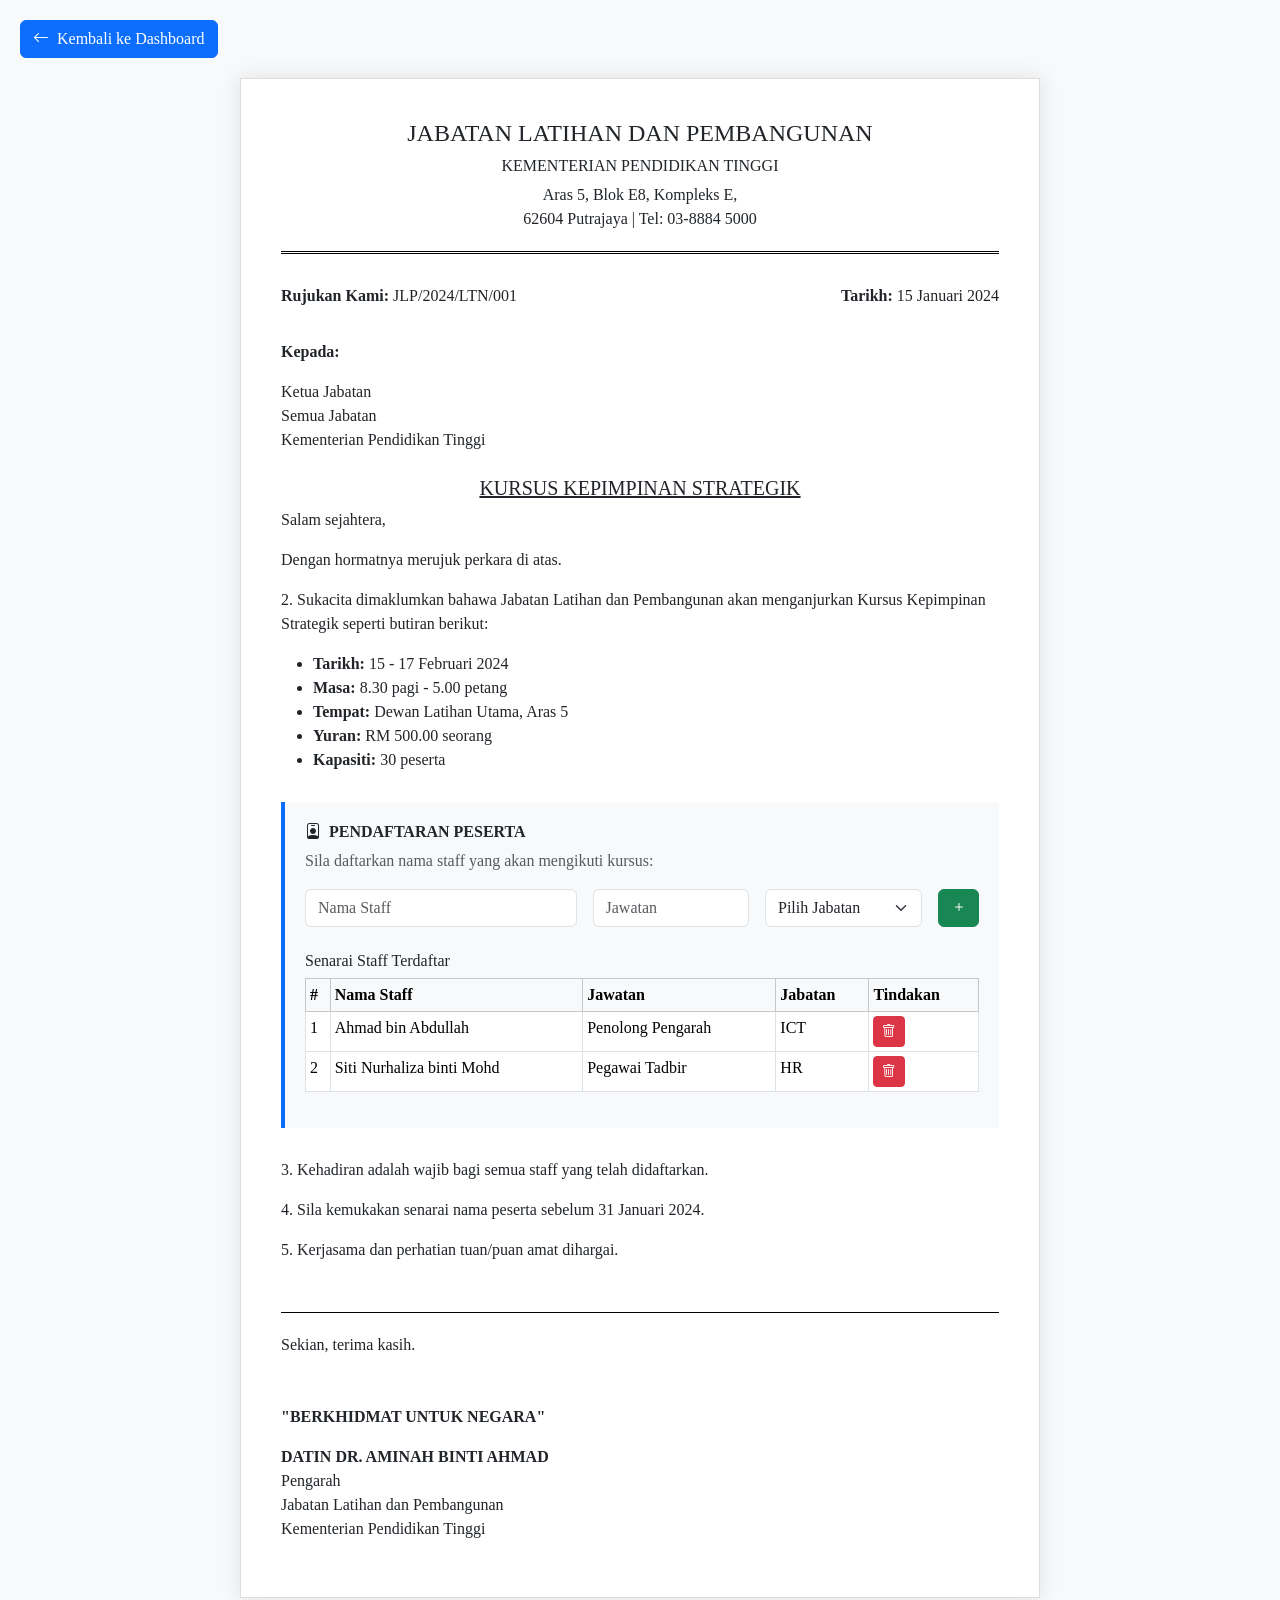
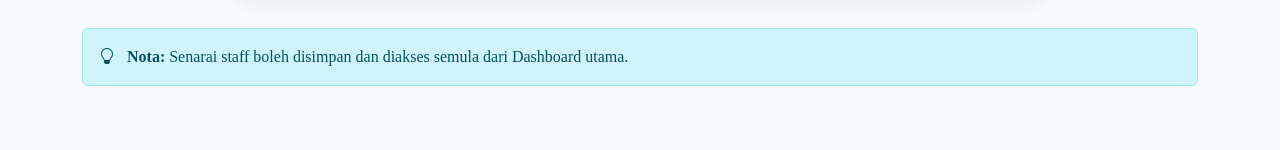
<file: module-latihan.html>
<!DOCTYPE html>
<html lang="ms">
<head>
    <meta charset="UTF-8">
    <meta name="viewport" content="width=device-width, initial-scale=1.0">
    <title>Module Latihan - Paparan Surat</title>
    <!-- Bootstrap CSS -->
    <link href="https://cdn.jsdelivr.net/npm/bootstrap@5.3.0/dist/css/bootstrap.min.css" rel="stylesheet">
    <!-- Bootstrap Icons -->
    <link rel="stylesheet" href="https://cdn.jsdelivr.net/npm/bootstrap-icons@1.10.0/font/bootstrap-icons.css">
    <style>
        body {
            background-color: #f8f9fa;
            font-family: 'Times New Roman', serif;
        }
        .back-btn {
            position: fixed;
            top: 20px;
            left: 20px;
            z-index: 1000;
        }
        .letter-container {
            background-color: white;
            padding: 40px;
            margin: 30px auto;
            max-width: 800px;
            box-shadow: 0 0 20px rgba(0,0,0,0.1);
            border: 1px solid #ddd;
        }
        .letter-header {
            text-align: center;
            border-bottom: 3px double #000;
            padding-bottom: 20px;
            margin-bottom: 30px;
        }
        .letter-footer {
            margin-top: 50px;
            padding-top: 20px;
            border-top: 1px solid #000;
        }
        .staff-section {
            background-color: #f8f9fa;
            border-left: 4px solid #0d6efd;
            padding: 20px;
            margin: 30px 0;
        }
    </style>
</head>
<body>
    <!-- Back Button -->
    <a href="dashboard-latihan.html" class="btn btn-primary back-btn">
        <i class="bi bi-arrow-left me-1"></i> Kembali ke Dashboard
    </a>

    <!-- Main Content -->
    <div class="container py-5">
        <div class="letter-container">
            <!-- Letter Header -->
            <div class="letter-header">
                <h4>JABATAN LATIHAN DAN PEMBANGUNAN</h4>
                <h6>KEMENTERIAN PENDIDIKAN TINGGI</h6>
                <p class="mb-0">Aras 5, Blok E8, Kompleks E,</p>
                <p class="mb-0">62604 Putrajaya | Tel: 03-8884 5000</p>
            </div>

            <!-- Letter Content -->
            <div class="letter-content">
                <div class="row mb-3">
                    <div class="col-md-6">
                        <p><strong>Rujukan Kami:</strong> JLP/2024/LTN/001</p>
                    </div>
                    <div class="col-md-6 text-end">
                        <p><strong>Tarikh:</strong> 15 Januari 2024</p>
                    </div>
                </div>

                <div class="mb-4">
                    <p><strong>Kepada:</strong></p>
                    <p>Ketua Jabatan<br>
                    Semua Jabatan<br>
                    Kementerian Pendidikan Tinggi</p>
                </div>

                <div class="mb-4">
                    <h5 class="text-center text-uppercase"><u>kursus kepimpinan strategik</u></h5>
                    
                    <p>Salam sejahtera,</p>
                    
                    <p>Dengan hormatnya merujuk perkara di atas.</p>
                    
                    <p>2. Sukacita dimaklumkan bahawa Jabatan Latihan dan Pembangunan akan menganjurkan Kursus Kepimpinan Strategik seperti butiran berikut:</p>
                    
                    <ul>
                        <li><strong>Tarikh:</strong> 15 - 17 Februari 2024</li>
                        <li><strong>Masa:</strong> 8.30 pagi - 5.00 petang</li>
                        <li><strong>Tempat:</strong> Dewan Latihan Utama, Aras 5</li>
                        <li><strong>Yuran:</strong> RM 500.00 seorang</li>
                        <li><strong>Kapasiti:</strong> 30 peserta</li>
                    </ul>
                </div>

                <!-- Staff Registration Section -->
                <div class="staff-section">
                    <h6><i class="bi bi-person-badge me-2"></i><strong>PENDAFTARAN PESERTA</strong></h6>
                    <p class="text-muted">Sila daftarkan nama staff yang akan mengikuti kursus:</p>
                    
                    <form id="pendaftaranForm" class="mb-4">
                        <div class="row g-3">
                            <div class="col-md-5">
                                <input type="text" class="form-control" placeholder="Nama Staff" required>
                            </div>
                            <div class="col-md-3">
                                <input type="text" class="form-control" placeholder="Jawatan" required>
                            </div>
                            <div class="col-md-3">
                                <select class="form-select" required>
                                    <option value="">Pilih Jabatan</option>
                                    <option>HR</option>
                                    <option>ICT</option>
                                    <option>Kewangan</option>
                                    <option>Pentadbiran</option>
                                </select>
                            </div>
                            <div class="col-md-1">
                                <button type="submit" class="btn btn-success w-100">
                                    <i class="bi bi-plus"></i>
                                </button>
                            </div>
                        </div>
                    </form>

                    <!-- Staff List -->
                    <div class="mt-4">
                        <h6>Senarai Staff Terdaftar</h6>
                        <div class="table-responsive">
                            <table class="table table-sm table-bordered">
                                <thead class="table-light">
                                    <tr>
                                        <th>#</th>
                                        <th>Nama Staff</th>
                                        <th>Jawatan</th>
                                        <th>Jabatan</th>
                                        <th>Tindakan</th>
                                    </tr>
                                </thead>
                                <tbody id="staffList">
                                    <tr>
                                        <td>1</td>
                                        <td>Ahmad bin Abdullah</td>
                                        <td>Penolong Pengarah</td>
                                        <td>ICT</td>
                                        <td>
                                            <button class="btn btn-sm btn-danger">
                                                <i class="bi bi-trash"></i>
                                            </button>
                                        </td>
                                    </tr>
                                    <tr>
                                        <td>2</td>
                                        <td>Siti Nurhaliza binti Mohd</td>
                                        <td>Pegawai Tadbir</td>
                                        <td>HR</td>
                                        <td>
                                            <button class="btn btn-sm btn-danger">
                                                <i class="bi bi-trash"></i>
                                            </button>
                                        </td>
                                    </tr>
                                </tbody>
                            </table>
                        </div>
                    </div>
                </div>

                <div class="mt-4">
                    <p>3. Kehadiran adalah wajib bagi semua staff yang telah didaftarkan.</p>
                    
                    <p>4. Sila kemukakan senarai nama peserta sebelum 31 Januari 2024.</p>
                    
                    <p>5. Kerjasama dan perhatian tuan/puan amat dihargai.</p>
                    
                    <div class="letter-footer">
                        <p>Sekian, terima kasih.</p>
                        
                        <div class="mt-5">
                            <p><strong>"BERKHIDMAT UNTUK NEGARA"</strong></p>
                            <p><strong>DATIN DR. AMINAH BINTI AHMAD</strong><br>
                            Pengarah<br>
                            Jabatan Latihan dan Pembangunan<br>
                            Kementerian Pendidikan Tinggi</p>
                        </div>
                    </div>
                </div>
            </div>
        </div>

        <!-- Info Box -->
        <div class="alert alert-info mt-4">
            <i class="bi bi-lightbulb me-2"></i>
            <strong>Nota:</strong> Senarai staff boleh disimpan dan diakses semula dari Dashboard utama.
        </div>
    </div>

    <!-- Bootstrap JS -->
    <script src="https://cdn.jsdelivr.net/npm/bootstrap@5.3.0/dist/js/bootstrap.bundle.min.js"></script>
    <!-- Custom JS -->
    <script src="js/module.js"></script>
</body>
</html>
</file>
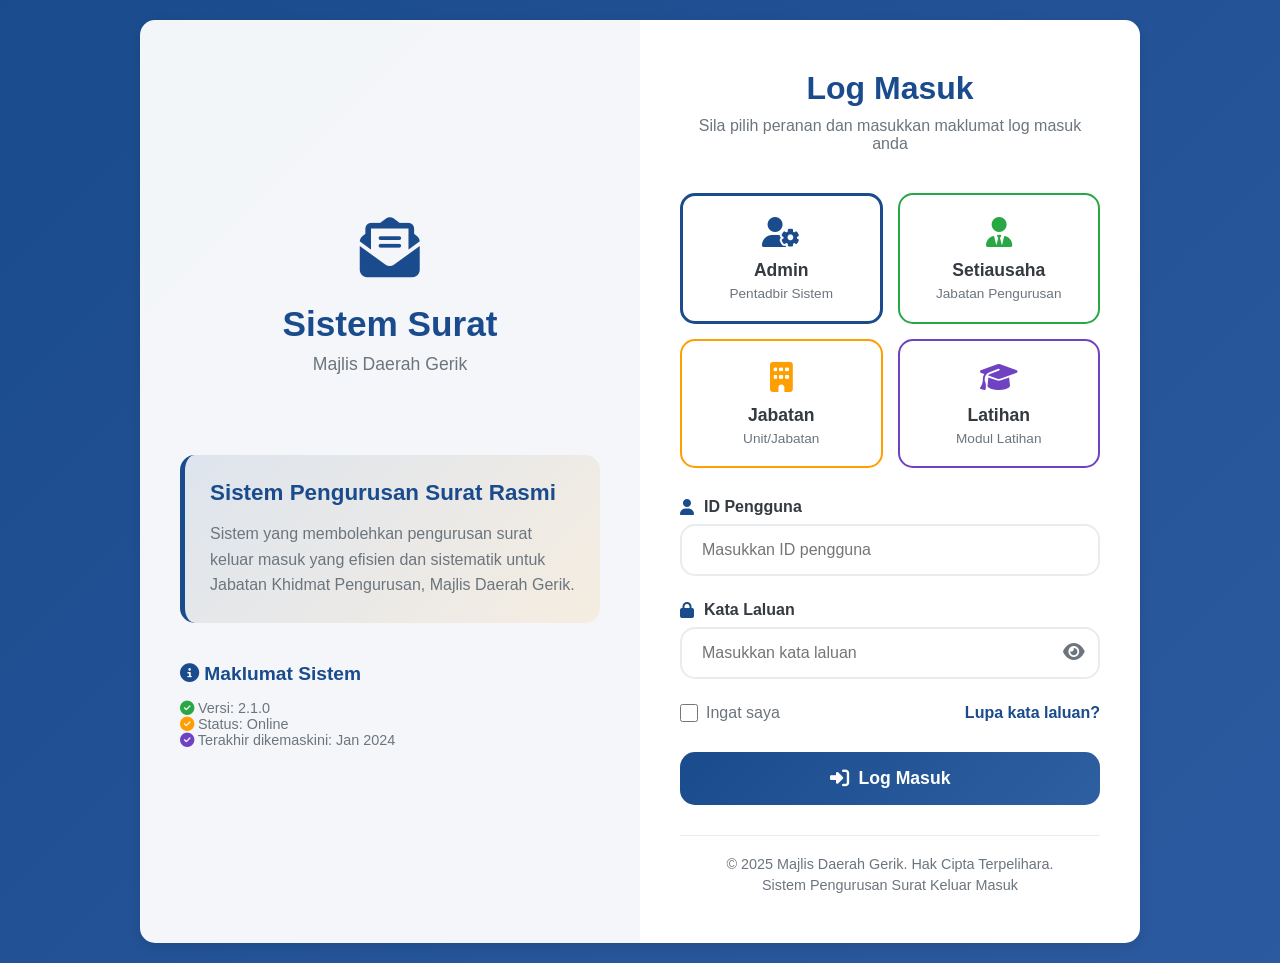
<file: senarai-minit.html>
<!DOCTYPE html>
<html lang="ms">
<head>
  <meta charset="UTF-8">
  <meta name="viewport" content="width=device-width, initial-scale=1.0">
  <title>Senarai Minit - Setiausaha MDG</title>
  <link rel="stylesheet" href="https://cdnjs.cloudflare.com/ajax/libs/font-awesome/6.4.0/css/all.min.css">
  <style>
    * {
      margin: 0;
      padding: 0;
      box-sizing: border-box;
      font-family: 'Segoe UI', Tahoma, Geneva, Verdana, sans-serif;
    }

    :root {
      --primary: #1a4b8c;
      --primary-dark: #0d2c5e;
      --primary-light: #2a6bc5;
      --secondary: #28a745;
      --accent: #ff9e00;
      --light: #f8f9fa;
      --dark: #343a40;
      --success: #28a745;
      --warning: #ffc107;
      --danger: #dc3545;
      --info: #17a2b8;
      --gray: #6c757d;
      --light-gray: #e9ecef;
      --shadow: 0 4px 12px rgba(0, 0, 0, 0.1);
      --border-radius: 10px;
    }

    body {
      background-color: #f5f7fb;
      color: var(--dark);
      min-height: 100vh;
      display: flex;
    }

    /* Sidebar Styles - Blue Gradient */
    .sidebar {
      width: 250px;
      background: linear-gradient(to bottom, var(--primary), var(--primary-dark));
      color: white;
      padding: 25px 15px;
      display: flex;
      flex-direction: column;
      box-shadow: var(--shadow);
      z-index: 100;
    }

    .logo {
      display: flex;
      align-items: center;
      margin-bottom: 30px;
      padding-bottom: 20px;
      border-bottom: 1px solid rgba(255, 255, 255, 0.2);
    }

    .logo-icon {
      font-size: 28px;
      margin-right: 12px;
      color: white;
    }

    .logo-text {
      font-size: 1.5rem;
      font-weight: 700;
    }

    .logo-subtext {
      font-size: 0.85rem;
      opacity: 0.8;
      margin-top: 3px;
    }

    .role-badge {
      display: inline-block;
      padding: 3px 10px;
      border-radius: 20px;
      font-size: 0.75rem;
      font-weight: 600;
      margin-top: 5px;
      background-color: rgba(255, 255, 255, 0.2);
      color: white;
      border-left: 3px solid white;
    }

    .nav-menu {
      list-style: none;
      flex-grow: 1;
      margin-bottom: 20px;
    }

    .nav-item {
      margin-bottom: 8px;
    }

    .nav-link {
      display: flex;
      align-items: center;
      padding: 14px 18px;
      color: white;
      text-decoration: none;
      border-radius: var(--border-radius);
      transition: all 0.3s ease;
    }

    .nav-link:hover, .nav-link.active {
      background-color: rgba(255, 255, 255, 0.15);
    }

    .nav-link i {
      font-size: 1.2rem;
      margin-right: 15px;
      width: 24px;
      text-align: center;
    }

    .user-info {
      margin-top: auto;
      padding-top: 20px;
      border-top: 1px solid rgba(255, 255, 255, 0.2);
      display: flex;
      align-items: center;
    }

    .user-avatar {
      width: 45px;
      height: 45px;
      border-radius: 50%;
      background-color: white;
      display: flex;
      align-items: center;
      justify-content: center;
      font-weight: bold;
      font-size: 1.2rem;
      margin-right: 15px;
      color: var(--primary);
    }

    .user-details h4 {
      font-size: 1rem;
      margin-bottom: 3px;
    }

    .user-details p {
      font-size: 0.85rem;
      opacity: 0.9;
    }

    /* Main Content */
    .main-content {
      flex: 1;
      padding: 25px;
      overflow-y: auto;
    }

    .header {
      display: flex;
      justify-content: space-between;
      align-items: center;
      margin-bottom: 30px;
    }

    .page-title h1 {
      color: var(--primary);
      font-size: 2rem;
      margin-bottom: 5px;
      display: flex;
      align-items: center;
      gap: 10px;
    }

    .page-title p {
      color: var(--gray);
      font-size: 1rem;
    }

    .back-button {
      background-color: var(--primary);
      color: white;
      border: none;
      padding: 10px 20px;
      border-radius: var(--border-radius);
      cursor: pointer;
      display: flex;
      align-items: center;
      font-size: 1rem;
      transition: background-color 0.3s ease;
    }

    .back-button:hover {
      background-color: var(--primary-light);
    }

    .back-button i {
      margin-right: 8px;
    }

    /* Welcome Section - Blue Theme */
    .welcome-section {
      background: linear-gradient(135deg, var(--primary), var(--primary-light));
      color: white;
      padding: 25px 30px;
      border-radius: var(--border-radius);
      margin-bottom: 30px;
      box-shadow: var(--shadow);
    }

    .welcome-section h2 {
      font-size: 1.8rem;
      margin-bottom: 10px;
      color: white;
      display: flex;
      align-items: center;
      gap: 10px;
    }

    .welcome-section h2 i {
      color: rgba(255, 255, 255, 0.9);
    }

    .welcome-section p {
      font-size: 1rem;
      opacity: 0.9;
      max-width: 800px;
    }

    .department-title {
      background-color: rgba(255, 255, 255, 0.15);
      padding: 12px 20px;
      border-radius: var(--border-radius);
      display: inline-block;
      margin-top: 15px;
      font-weight: bold;
      border-left: 4px solid white;
    }

    /* Table Section */
    .table-section {
      background-color: white;
      padding: 25px;
      border-radius: var(--border-radius);
      box-shadow: var(--shadow);
      margin-bottom: 30px;
    }

    .section-header {
      display: flex;
      justify-content: space-between;
      align-items: center;
      margin-bottom: 20px;
    }

    .section-header h3 {
      color: var(--primary);
      font-size: 1.5rem;
      display: flex;
      align-items: center;
    }

    .section-header h3 i {
      margin-right: 10px;
      color: var(--primary);
    }

    .search-filter {
      display: flex;
      gap: 10px;
      margin-bottom: 20px;
    }

    .search-box {
      flex: 1;
      padding: 12px 15px;
      border: 1px solid var(--light-gray);
      border-radius: var(--border-radius);
      font-size: 1rem;
      transition: all 0.3s ease;
    }

    .search-box:focus {
      outline: none;
      border-color: var(--primary);
      box-shadow: 0 0 0 3px rgba(26, 75, 140, 0.1);
    }

    .filter-select {
      padding: 12px 15px;
      border: 1px solid var(--light-gray);
      border-radius: var(--border-radius);
      font-size: 1rem;
      background-color: white;
      color: var(--dark);
      cursor: pointer;
    }

    .filter-select:focus {
      outline: none;
      border-color: var(--primary);
    }

    .table-container {
      overflow-x: auto;
    }

    .data-table {
      width: 100%;
      border-collapse: collapse;
      margin-top: 10px;
    }

    .data-table thead {
      background-color: rgba(26, 75, 140, 0.1);
      color: var(--primary);
    }

    .data-table th {
      padding: 15px;
      text-align: left;
      font-weight: 600;
      white-space: nowrap;
      border-bottom: 2px solid rgba(26, 75, 140, 0.2);
    }

    .data-table tbody tr {
      border-bottom: 1px solid var(--light-gray);
      transition: background-color 0.3s ease;
    }

    .data-table tbody tr:hover {
      background-color: rgba(26, 75, 140, 0.05);
    }

    .data-table td {
      padding: 15px;
      vertical-align: middle;
    }

    .status-badge {
      display: inline-block;
      padding: 5px 12px;
      border-radius: 20px;
      font-size: 0.85rem;
      font-weight: 600;
      text-align: center;
      white-space: nowrap;
    }

    .status-dihantar {
      background-color: rgba(26, 75, 140, 0.1);
      color: var(--primary);
      border: 1px solid rgba(26, 75, 140, 0.2);
    }

    .status-proses {
      background-color: rgba(23, 162, 184, 0.1);
      color: var(--info);
      border: 1px solid rgba(23, 162, 184, 0.2);
    }

    .status-selesai {
      background-color: rgba(40, 167, 69, 0.1);
      color: var(--success);
      border: 1px solid rgba(40, 167, 69, 0.2);
    }

    .badge-list {
      display: flex;
      flex-wrap: wrap;
      gap: 5px;
    }

    .jabatan-badge {
      display: inline-block;
      padding: 3px 8px;
      background-color: rgba(26, 75, 140, 0.1);
      color: var(--primary);
      border-radius: 4px;
      font-size: 0.75rem;
      font-weight: 600;
      border: 1px solid rgba(26, 75, 140, 0.2);
    }

    .action-btn {
      padding: 8px 15px;
      border: none;
      border-radius: 5px;
      font-size: 0.85rem;
      cursor: pointer;
      display: flex;
      align-items: center;
      justify-content: center;
      transition: all 0.3s ease;
    }

    .btn-primary {
      background-color: var(--primary);
      color: white;
    }

    .btn-primary:hover {
      background-color: var(--primary-light);
    }

    .btn-info {
      background-color: rgba(26, 75, 140, 0.1);
      color: var(--primary);
      border: 1px solid rgba(26, 75, 140, 0.2);
    }

    .btn-info:hover {
      background-color: rgba(26, 75, 140, 0.2);
    }

    .action-btn i {
      font-size: 0.8rem;
      margin-right: 5px;
    }

    /* Empty State */
    .empty-state {
      text-align: center;
      padding: 60px 20px;
      color: var(--gray);
    }

    .empty-state i {
      font-size: 4rem;
      margin-bottom: 20px;
      color: var(--light-gray);
    }

    .empty-state h4 {
      font-size: 1.5rem;
      margin-bottom: 10px;
    }

    .empty-state p {
      font-size: 1rem;
      max-width: 500px;
      margin: 0 auto;
    }

    /* Footer */
    .footer {
      margin-top: 30px;
      text-align: center;
      color: var(--gray);
      font-size: 0.9rem;
      padding-top: 20px;
      border-top: 1px solid var(--light-gray);
    }

    /* Responsive Design */
    @media (max-width: 768px) {
      body {
        flex-direction: column;
      }
      
      .sidebar {
        width: 100%;
        padding: 15px;
        flex-direction: row;
        justify-content: space-between;
        align-items: center;
      }
      
      .logo {
        margin-bottom: 0;
        padding-bottom: 0;
        border-bottom: none;
      }
      
      .nav-menu {
        display: flex;
        flex-grow: 0;
        margin-bottom: 0;
      }
      
      .nav-item {
        margin-bottom: 0;
        margin-left: 5px;
      }
      
      .nav-link span {
        display: none;
      }
      
      .user-info {
        margin-top: 0;
        padding-top: 0;
        border-top: none;
        display: none;
      }
      
      .main-content {
        padding: 20px;
      }
      
      .search-filter {
        flex-direction: column;
      }
    }

    @media (max-width: 576px) {
      .nav-link i {
        margin-right: 0;
      }
      
      .user-details {
        display: none;
      }
      
      .header {
        flex-direction: column;
        align-items: flex-start;
      }
      
      .back-button {
        margin-top: 15px;
        align-self: flex-start;
      }
    }
  </style>
</head>
<body>
  <!-- Sidebar -->
  <aside class="sidebar">
    <div class="logo">
      <div class="logo-icon">
        <i class="fas fa-user-tie"></i>
      </div>
      <div>
        <div class="logo-text">Setiausaha</div>
        <div class="logo-subtext">Majlis Daerah Gerik</div>
        <div class="role-badge" id="roleBadge">Setiausaha</div>
      </div>
    </div>
    
    <ul class="nav-menu" id="navMenu">
      <!-- Navigation will be populated by JavaScript -->
    </ul>
    
    <div class="user-info">
      <div class="user-avatar" id="userAvatar">S</div>
      <div class="user-details">
        <h4 id="userName">Setiausaha</h4>
        <p id="userRole">Jabatan Khidmat Pengurusan</p>
      </div>
    </div>
  </aside>
  
  <!-- Main Content -->
  <main class="main-content">
    <div class="header">
      <div class="page-title">
        <h1>Senarai Minit</h1>
        <p>Semakan semua minit yang telah dibuat</p>
      </div>
      <button class="back-button" id="backButton">
        <i class="fas fa-arrow-left"></i> Kembali ke Dashboard
      </button>
    </div>
    
    <!-- Welcome Section -->
    <section class="welcome-section">
      <h2><i class="fas fa-list"></i> Senarai Lengkap Minit</h2>
      <p>Lihat dan urus semua minit surat yang telah dibuat. Anda boleh mencari dan melihat butiran setiap minit.</p>
      <div class="department-title">JABATAN KHIDMAT PENGURUSAN</div>
    </section>
    
    <!-- Minit Table -->
    <section class="table-section">
      <div class="section-header">
        <h3><i class="fas fa-file-alt"></i> Senarai Minit</h3>
        <button class="action-btn btn-primary" onclick="refreshData()">
          <i class="fas fa-sync-alt"></i> Segar Semula
        </button>
      </div>
      
      <div class="search-filter">
        <input type="text" class="search-box" id="searchInput" placeholder="Cari no. rujukan, perkara, atau jabatan...">
        <select class="filter-select" id="filterStatus">
          <option value="">Semua Status</option>
          <option value="dihantar">Dihantar</option>
          <option value="proses">Dalam Proses</option>
          <option value="selesai">Selesai</option>
        </select>
      </div>
      
      <div class="table-container">
        <table class="data-table">
          <thead>
            <tr>
              <th>No. Rujukan</th>
              <th>Perkara</th>
              <th>Jabatan Tindakan</th>
              <th>Tarikh Diminit</th>
              <th>Status</th>
              <th>Tindakan</th>
            </tr>
          </thead>
          <tbody id="minitTableBody">
            <!-- Data akan diisi oleh JavaScript -->
          </tbody>
        </table>
      </div>
      
      <div id="emptyState" class="empty-state" style="display: none;">
        <i class="fas fa-clipboard-list"></i>
        <h4>Tiada Minit</h4>
        <p>Tiada minit yang telah dibuat. Pergi ke halaman "Minit Surat" untuk menulis minit.</p>
        <button class="action-btn btn-primary" style="margin-top: 20px;" onclick="window.location.href='minit-surat.html'">
          <i class="fas fa-edit"></i> Tulis Minit Surat
        </button>
      </div>
    </section>
    
    <!-- Footer -->
    <footer class="footer">
      <p>&copy; 2025 Sistem Pengurusan Minit Surat - Majlis Daerah Gerik. Hak Cipta Terpelihara.</p>
      <p style="font-size: 0.8rem; margin-top: 5px;">Versi 2.1.0 | User: <span id="footerUser">Setiausaha</span></p>
    </footer>
  </main>
  
  <script>
    // ============================================
    // AUTHENTICATION CHECK
    // ============================================
    document.addEventListener('DOMContentLoaded', function() {
      // Check if user is logged in
      const currentUser = JSON.parse(localStorage.getItem('currentUser'));
      
      if (!currentUser) {
        // Redirect to login if not logged in
        window.location.href = 'index.html';
        return;
      }
      
      // Check if user has permission to access this page
      if (currentUser.role !== 'setiausaha') {
        alert('Anda tidak mempunyai akses ke halaman Setiausaha.');
        
        // Redirect to appropriate dashboard
        switch(currentUser.role) {
          case 'admin': window.location.href = 'dashboard.html'; break;
          case 'jabatan': window.location.href = 'jabatan.html'; break;
          case 'latihan': window.location.href = 'latihan.html'; break;
          default: window.location.href = 'index.html';
        }
        return;
      }
      
      // Initialize the page
      initializePage(currentUser);
    });
    
    // ============================================
    // PAGE INITIALIZATION
    // ============================================
    function initializePage(user) {
      // Update UI based on user
      updateUIForSetiausaha(user);
      
      // Load navigation menu for Setiausaha
      loadSetiausahaNavigation();
      
      // Load data
      refreshData();
      
      // Setup event listeners
      setupEventListeners();
    }
    
    // ============================================
    // UPDATE UI FOR SETIAUSAHA
    // ============================================
    function updateUIForSetiausaha(user) {
      // Update user info in sidebar
      const userAvatar = document.getElementById('userAvatar');
      const userName = document.getElementById('userName');
      const userRole = document.getElementById('userRole');
      const footerUser = document.getElementById('footerUser');
      const roleBadge = document.getElementById('roleBadge');
      
      // Set user info
      const displayName = user.name || user.username || 'Setiausaha';
      const roleDisplayName = 'Setiausaha Pentadbiran';
      
      if (userName) userName.textContent = displayName;
      if (userRole) userRole.textContent = roleDisplayName;
      if (footerUser) footerUser.textContent = displayName;
      if (roleBadge) roleBadge.textContent = 'Setiausaha';
      
      // Update avatar
      if (userAvatar) {
        userAvatar.textContent = displayName.charAt(0).toUpperCase();
        userAvatar.style.backgroundColor = 'white';
        userAvatar.style.color = '#1a4b8c';
      }
    }
    
    // ============================================
    // SIMPLIFIED SETIAUSAHA NAVIGATION MENU
    // ============================================
    function loadSetiausahaNavigation() {
      const navMenu = document.getElementById('navMenu');
      
      // FIXED: Use correct filename - "senarai-minit.html" for this file
      const menuItems = [
        { icon: 'fa-tachometer-alt', text: 'Dashboard', href: 'setiausaha.html' },
        { icon: 'fa-edit', text: 'Minit Surat', href: 'minit-surat.html' },
        { icon: 'fa-list', text: 'Senarai Diminit', href: 'senarai-minit.html' }
      ];
      
      // Clear existing menu items
      navMenu.innerHTML = '';
      
      // Add menu items
      menuItems.forEach(item => {
        const li = document.createElement('li');
        li.className = 'nav-item';
        
        const isActive = window.location.pathname.includes(item.href) || 
                       (window.location.pathname.includes('senarai-minit.html') && item.href === 'senarai-minit.html');
        
        li.innerHTML = `
          <a href="${item.href}" class="nav-link ${isActive ? 'active' : ''}">
            <i class="fas ${item.icon}"></i>
            <span>${item.text}</span>
          </a>
        `;
        
        navMenu.appendChild(li);
      });
      
      // Add logout link
      const logoutLi = document.createElement('li');
      logoutLi.className = 'nav-item';
      logoutLi.innerHTML = `
        <a href="#" class="nav-link" id="logoutLink">
          <i class="fas fa-sign-out-alt"></i>
          <span>Log Keluar</span>
        </a>
      `;
      navMenu.appendChild(logoutLi);
    }
    
    // Data from localStorage
    let minitData = [];
    let suratKeluarData = [];
    
    // Load data
    function refreshData() {
      // Reload data from localStorage
      minitData = JSON.parse(localStorage.getItem('minitData')) || [];
      suratKeluarData = JSON.parse(localStorage.getItem('suratUntukTindakan')) || [];
      
      loadMinitTable();
    }
    
    // Load minit table
    function loadMinitTable() {
      const tableBody = document.getElementById('minitTableBody');
      const emptyState = document.getElementById('emptyState');
      
      if (minitData.length === 0) {
        tableBody.innerHTML = '';
        emptyState.style.display = 'block';
        return;
      }
      
      emptyState.style.display = 'none';
      
      // Sort by latest first
      const sortedMinit = [...minitData].sort((a, b) => b.timestamp - a.timestamp);
      
      // Apply filters
      const searchTerm = document.getElementById('searchInput').value.toLowerCase();
      const statusFilter = document.getElementById('filterStatus').value;
      
      const filteredMinit = sortedMinit.filter(minit => {
        // Search filter
        const matchesSearch = !searchTerm || 
          minit.noRujukan.toLowerCase().includes(searchTerm) ||
          minit.perkara.toLowerCase().includes(searchTerm) ||
          minit.dari.toLowerCase().includes(searchTerm) ||
          minit.tindakanTerpilih.some(jabatan => 
            jabatan.toLowerCase().includes(searchTerm)
          );
        
        // Status filter (get status from suratKeluarData)
        let minitStatus = 'dihantar'; // Default
        const suratKeluar = suratKeluarData.find(s => s.suratId === minit.suratId);
        if (suratKeluar) {
          minitStatus = suratKeluar.status === 'selesai' ? 'selesai' : 
                       suratKeluar.status === 'masak' ? 'proses' : 'dihantar';
        }
        
        const matchesStatus = !statusFilter || minitStatus === statusFilter;
        
        return matchesSearch && matchesStatus;
      });
      
      tableBody.innerHTML = filteredMinit.map(minit => {
        // Get status from suratKeluarData
        let status = 'dihantar';
        let statusText = 'Dihantar';
        let statusClass = 'status-dihantar';
        
        const suratKeluar = suratKeluarData.find(s => s.suratId === minit.suratId);
        if (suratKeluar) {
          if (suratKeluar.status === 'selesai') {
            status = 'selesai';
            statusText = 'Selesai';
            statusClass = 'status-selesai';
          } else if (suratKeluar.status === 'masak') {
            status = 'proses';
            statusText = 'Dalam Proses';
            statusClass = 'status-proses';
          }
        }
        
        // Format date
        const minitDate = new Date(minit.timestamp);
        const formattedDate = minitDate.toLocaleDateString('ms-MY', {
          day: '2-digit',
          month: 'short',
          year: 'numeric',
          hour: '2-digit',
          minute: '2-digit'
        });
        
        // Limit jabatan badges to 3 items
        const jabatanBadges = minit.tindakanTerpilih.slice(0, 3).map(jabatan => 
          `<span class="jabatan-badge">${jabatan}</span>`
        ).join('');
        
        const moreCount = minit.tindakanTerpilih.length > 3 ? 
          `+${minit.tindakanTerpilih.length - 3}` : '';
        
        return `
          <tr>
            <td><strong>${minit.noRujukan}</strong></td>
            <td>
              <div><strong>${minit.perkara}</strong></div>
              <small style="color: var(--gray);">Dari: ${minit.dari}</small>
            </td>
            <td>
              <div class="badge-list">
                ${jabatanBadges}
                ${moreCount ? `<span class="jabatan-badge">${moreCount} lagi</span>` : ''}
              </div>
            </td>
            <td>${formattedDate}</td>
            <td>
              <span class="status-badge ${statusClass}">
                ${statusText}
              </span>
            </td>
            <td>
              <button class="action-btn btn-info" onclick="viewMinitDetails('${minit.id}')">
                <i class="fas fa-eye"></i> Lihat
              </button>
            </td>
          </tr>
        `;
      }).join('');
    }
    
    // Setup event listeners
    function setupEventListeners() {
      // Back button
      document.getElementById('backButton').addEventListener('click', function() {
        window.location.href = 'setiausaha.html';
      });
      
      // Logout functionality
      const logoutLink = document.getElementById('logoutLink');
      if (logoutLink) {
        logoutLink.addEventListener('click', function(e) {
          e.preventDefault();
          
          if (confirm('Adakah anda pasti ingin log keluar?')) {
            localStorage.removeItem('currentUser');
            window.location.href = 'index.html';
          }
        });
      }
      
      // Search input
      document.getElementById('searchInput').addEventListener('input', function() {
        loadMinitTable();
      });
      
      // Filter select
      document.getElementById('filterStatus').addEventListener('change', function() {
        loadMinitTable();
      });
    }
    
    // View minit details
    function viewMinitDetails(minitId) {
      const minit = minitData.find(m => m.id == minitId);
      if (!minit) return;
      
      // Get status from suratKeluarData
      let status = 'dihantar';
      let statusText = 'Dihantar';
      let statusClass = 'status-dihantar';
      
      const suratKeluar = suratKeluarData.find(s => s.suratId === minit.suratId);
      if (suratKeluar) {
        if (suratKeluar.status === 'selesai') {
          status = 'selesai';
          statusText = 'Selesai';
          statusClass = 'status-selesai';
        } else if (suratKeluar.status === 'masak') {
          status = 'proses';
          statusText = 'Dalam Proses';
          statusClass = 'status-proses';
        }
      }
      
      // Format dates
      const minitDate = new Date(minit.timestamp);
      const formattedMinitDate = minitDate.toLocaleDateString('ms-MY', {
        weekday: 'long',
        year: 'numeric',
        month: 'long',
        day: 'numeric',
        hour: '2-digit',
        minute: '2-digit'
      });
      
      // Show details in alert (simple version)
      const details = `
No. Rujukan: ${minit.noRujukan}
Dari: ${minit.dari}
Perkara: ${minit.perkara}
Tarikh Surat: ${minit.tarikhSurat}
Jabatan Tindakan: ${minit.tindakanTerpilih.join(', ')}
Tarikh Diminit: ${formattedMinitDate}
Status: ${statusText}

ULASAN/MINIT:
${minit.ulasan}

Diminit oleh: ${minit.createdBy}
      `;
      
      alert(details);
    }
  </script>
</body>
</html>
</file>
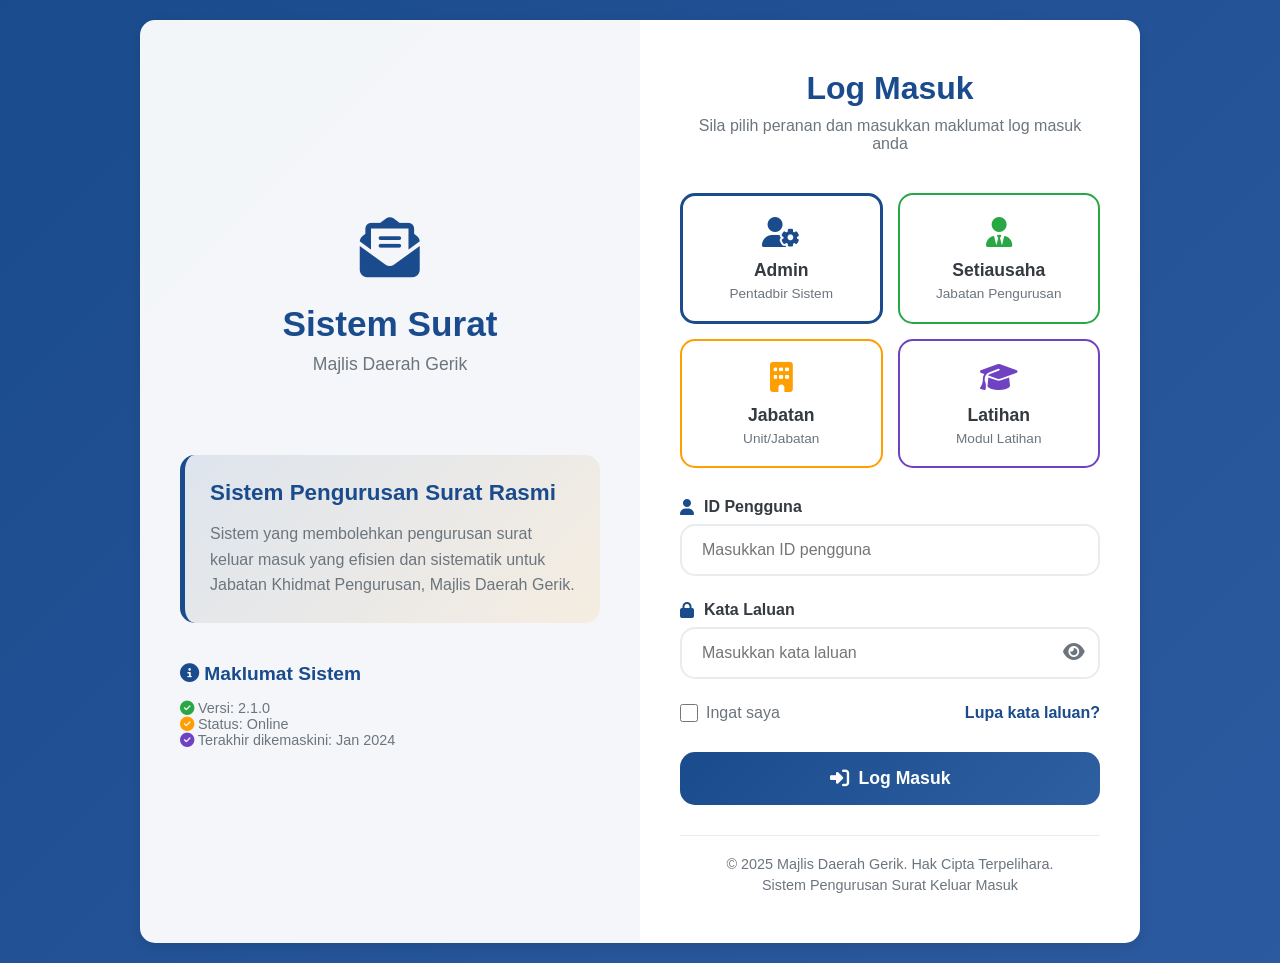
<file: senarai-surat-diminit.html>
<!DOCTYPE html>
<html lang="ms">
<head>
  <meta charset="UTF-8">
  <meta name="viewport" content="width=device-width, initial-scale=1.0">
  <title>Senarai Surat Diminit - Setiausaha MDG</title>
  <link rel="stylesheet" href="https://cdnjs.cloudflare.com/ajax/libs/font-awesome/6.4.0/css/all.min.css">
  <style>
    * {
      margin: 0;
      padding: 0;
      box-sizing: border-box;
      font-family: 'Segoe UI', Tahoma, Geneva, Verdana, sans-serif;
    }

    :root {
      --primary: #1a4b8c;
      --primary-dark: #0d2c5e;
      --primary-light: #2a6bc5;
      --secondary: #28a745;
      --accent: #ff9e00;
      --light: #f8f9fa;
      --dark: #343a40;
      --success: #28a745;
      --warning: #ffc107;
      --danger: #dc3545;
      --info: #17a2b8;
      --gray: #6c757d;
      --light-gray: #e9ecef;
      --shadow: 0 4px 12px rgba(0, 0, 0, 0.1);
      --border-radius: 10px;
    }

    body {
      background-color: #f5f7fb;
      color: var(--dark);
      min-height: 100vh;
      display: flex;
    }

    /* Sidebar Styles - Blue Gradient */
    .sidebar {
      width: 250px;
      background: linear-gradient(to bottom, var(--primary), var(--primary-dark));
      color: white;
      padding: 25px 15px;
      display: flex;
      flex-direction: column;
      box-shadow: var(--shadow);
      z-index: 100;
    }

    .logo {
      display: flex;
      align-items: center;
      margin-bottom: 30px;
      padding-bottom: 20px;
      border-bottom: 1px solid rgba(255, 255, 255, 0.2);
    }

    .logo-icon {
      font-size: 28px;
      margin-right: 12px;
      color: white;
    }

    .logo-text {
      font-size: 1.5rem;
      font-weight: 700;
    }

    .logo-subtext {
      font-size: 0.85rem;
      opacity: 0.8;
      margin-top: 3px;
    }

    .role-badge {
      display: inline-block;
      padding: 3px 10px;
      border-radius: 20px;
      font-size: 0.75rem;
      font-weight: 600;
      margin-top: 5px;
      background-color: rgba(255, 255, 255, 0.2);
      color: white;
      border-left: 3px solid white;
    }

    .nav-menu {
      list-style: none;
      flex-grow: 1;
      margin-bottom: 20px;
    }

    .nav-item {
      margin-bottom: 8px;
    }

    .nav-link {
      display: flex;
      align-items: center;
      padding: 14px 18px;
      color: white;
      text-decoration: none;
      border-radius: var(--border-radius);
      transition: all 0.3s ease;
    }

    .nav-link:hover, .nav-link.active {
      background-color: rgba(255, 255, 255, 0.15);
    }

    .nav-link i {
      font-size: 1.2rem;
      margin-right: 15px;
      width: 24px;
      text-align: center;
    }

    .user-info {
      margin-top: auto;
      padding-top: 20px;
      border-top: 1px solid rgba(255, 255, 255, 0.2);
      display: flex;
      align-items: center;
    }

    .user-avatar {
      width: 45px;
      height: 45px;
      border-radius: 50%;
      background-color: white;
      display: flex;
      align-items: center;
      justify-content: center;
      font-weight: bold;
      font-size: 1.2rem;
      margin-right: 15px;
      color: var(--primary);
    }

    .user-details h4 {
      font-size: 1rem;
      margin-bottom: 3px;
    }

    .user-details p {
      font-size: 0.85rem;
      opacity: 0.9;
    }

    /* Main Content */
    .main-content {
      flex: 1;
      padding: 25px;
      overflow-y: auto;
    }

    .header {
      display: flex;
      justify-content: space-between;
      align-items: center;
      margin-bottom: 30px;
    }

    .page-title h1 {
      color: var(--primary);
      font-size: 2rem;
      margin-bottom: 5px;
      display: flex;
      align-items: center;
      gap: 10px;
    }

    .page-title p {
      color: var(--gray);
      font-size: 1rem;
    }

    .back-button {
      background-color: var(--primary);
      color: white;
      border: none;
      padding: 10px 20px;
      border-radius: var(--border-radius);
      cursor: pointer;
      display: flex;
      align-items: center;
      font-size: 1rem;
      transition: background-color 0.3s ease;
    }

    .back-button:hover {
      background-color: var(--primary-light);
    }

    .back-button i {
      margin-right: 8px;
    }

    /* Welcome Section - Blue Theme */
    .welcome-section {
      background: linear-gradient(135deg, var(--primary), var(--primary-light));
      color: white;
      padding: 25px 30px;
      border-radius: var(--border-radius);
      margin-bottom: 30px;
      box-shadow: var(--shadow);
    }

    .welcome-section h2 {
      font-size: 1.8rem;
      margin-bottom: 10px;
      color: white;
      display: flex;
      align-items: center;
      gap: 10px;
    }

    .welcome-section h2 i {
      color: rgba(255, 255, 255, 0.9);
    }

    .welcome-section p {
      font-size: 1rem;
      opacity: 0.9;
      max-width: 800px;
    }

    .department-title {
      background-color: rgba(255, 255, 255, 0.15);
      padding: 12px 20px;
      border-radius: var(--border-radius);
      display: inline-block;
      margin-top: 15px;
      font-weight: bold;
      border-left: 4px solid white;
    }

    /* Stats Section */
    .stats-container {
      display: grid;
      grid-template-columns: repeat(4, 1fr);
      gap: 25px;
      margin-bottom: 30px;
    }

    @media (max-width: 1200px) {
      .stats-container {
        grid-template-columns: repeat(2, 1fr);
      }
    }

    @media (max-width: 768px) {
      .stats-container {
        grid-template-columns: 1fr;
      }
    }

    .stat-box {
      background-color: white;
      padding: 25px;
      border-radius: var(--border-radius);
      box-shadow: var(--shadow);
      display: flex;
      flex-direction: column;
      border-top: 5px solid var(--primary);
      transition: transform 0.3s ease, box-shadow 0.3s ease;
    }

    .stat-box:hover {
      transform: translateY(-5px);
      box-shadow: 0 8px 25px rgba(0, 0, 0, 0.15);
    }

    .stat-box.total {
      border-top-color: var(--primary);
    }

    .stat-box.today {
      border-top-color: var(--info);
    }

    .stat-box.this-week {
      border-top-color: var(--success);
    }

    .stat-box.this-month {
      border-top-color: var(--accent);
    }

    .stat-header {
      display: flex;
      justify-content: space-between;
      align-items: center;
      margin-bottom: 15px;
    }

    .stat-title {
      font-size: 1.1rem;
      color: var(--gray);
      font-weight: 600;
    }

    .stat-icon {
      font-size: 1.8rem;
      color: var(--primary);
    }

    .stat-value {
      font-size: 2.5rem;
      font-weight: 700;
      color: var(--dark);
      margin-bottom: 10px;
    }

    .stat-desc {
      font-size: 0.95rem;
      color: var(--gray);
    }

    /* Table Section */
    .table-section {
      background-color: white;
      padding: 25px;
      border-radius: var(--border-radius);
      box-shadow: var(--shadow);
      margin-bottom: 30px;
    }

    .section-header {
      display: flex;
      justify-content: space-between;
      align-items: center;
      margin-bottom: 20px;
    }

    .section-header h3 {
      color: var(--primary);
      font-size: 1.5rem;
      display: flex;
      align-items: center;
    }

    .section-header h3 i {
      margin-right: 10px;
      color: var(--primary);
    }

    .search-filter {
      display: flex;
      gap: 10px;
      margin-bottom: 20px;
    }

    .search-box {
      flex: 1;
      padding: 12px 15px;
      border: 1px solid var(--light-gray);
      border-radius: var(--border-radius);
      font-size: 1rem;
      transition: all 0.3s ease;
    }

    .search-box:focus {
      outline: none;
      border-color: var(--primary);
      box-shadow: 0 0 0 3px rgba(26, 75, 140, 0.1);
    }

    .filter-select {
      padding: 12px 15px;
      border: 1px solid var(--light-gray);
      border-radius: var(--border-radius);
      font-size: 1rem;
      background-color: white;
      color: var(--dark);
      cursor: pointer;
    }

    .filter-select:focus {
      outline: none;
      border-color: var(--primary);
    }

    .table-container {
      overflow-x: auto;
    }

    .data-table {
      width: 100%;
      border-collapse: collapse;
      margin-top: 10px;
    }

    .data-table thead {
      background-color: rgba(26, 75, 140, 0.1);
      color: var(--primary);
    }

    .data-table th {
      padding: 15px;
      text-align: left;
      font-weight: 600;
      white-space: nowrap;
      border-bottom: 2px solid rgba(26, 75, 140, 0.2);
    }

    .data-table tbody tr {
      border-bottom: 1px solid var(--light-gray);
      transition: background-color 0.3s ease;
    }

    .data-table tbody tr:hover {
      background-color: rgba(26, 75, 140, 0.05);
    }

    .data-table td {
      padding: 15px;
      vertical-align: middle;
    }

    .status-badge {
      display: inline-block;
      padding: 5px 12px;
      border-radius: 20px;
      font-size: 0.85rem;
      font-weight: 600;
      text-align: center;
      white-space: nowrap;
    }

    .status-dihantar {
      background-color: rgba(26, 75, 140, 0.1);
      color: var(--primary);
      border: 1px solid rgba(26, 75, 140, 0.2);
    }

    .status-proses {
      background-color: rgba(23, 162, 184, 0.1);
      color: var(--info);
      border: 1px solid rgba(23, 162, 184, 0.2);
    }

    .status-selesai {
      background-color: rgba(40, 167, 69, 0.1);
      color: var(--success);
      border: 1px solid rgba(40, 167, 69, 0.2);
    }

    .badge-list {
      display: flex;
      flex-wrap: wrap;
      gap: 5px;
    }

    .jabatan-badge {
      display: inline-block;
      padding: 3px 8px;
      background-color: rgba(26, 75, 140, 0.1);
      color: var(--primary);
      border-radius: 4px;
      font-size: 0.75rem;
      font-weight: 600;
      border: 1px solid rgba(26, 75, 140, 0.2);
    }

    .action-btn {
      padding: 8px 15px;
      border: none;
      border-radius: 5px;
      font-size: 0.85rem;
      cursor: pointer;
      display: flex;
      align-items: center;
      justify-content: center;
      transition: all 0.3s ease;
    }

    .btn-primary {
      background-color: var(--primary);
      color: white;
    }

    .btn-primary:hover {
      background-color: var(--primary-light);
    }

    .btn-info {
      background-color: rgba(26, 75, 140, 0.1);
      color: var(--primary);
      border: 1px solid rgba(26, 75, 140, 0.2);
    }

    .btn-info:hover {
      background-color: rgba(26, 75, 140, 0.2);
    }

    .action-btn i {
      font-size: 0.8rem;
      margin-right: 5px;
    }

    /* Pagination */
    .pagination {
      display: flex;
      justify-content: center;
      align-items: center;
      gap: 10px;
      margin-top: 20px;
    }

    .pagination button {
      padding: 8px 15px;
      border: 1px solid var(--light-gray);
      background-color: white;
      border-radius: 5px;
      cursor: pointer;
      transition: all 0.3s ease;
    }

    .pagination button:hover:not(:disabled) {
      background-color: var(--primary);
      color: white;
      border-color: var(--primary);
    }

    .pagination button:disabled {
      opacity: 0.5;
      cursor: not-allowed;
    }

    .pagination-info {
      font-size: 0.9rem;
      color: var(--gray);
    }

    /* Empty State */
    .empty-state {
      text-align: center;
      padding: 60px 20px;
      color: var(--gray);
    }

    .empty-state i {
      font-size: 4rem;
      margin-bottom: 20px;
      color: var(--light-gray);
    }

    .empty-state h4 {
      font-size: 1.5rem;
      margin-bottom: 10px;
    }

    .empty-state p {
      font-size: 1rem;
      max-width: 500px;
      margin: 0 auto;
    }

    /* Modal Styles */
    .modal-overlay {
      position: fixed;
      top: 0;
      left: 0;
      right: 0;
      bottom: 0;
      background-color: rgba(0, 0, 0, 0.5);
      display: flex;
      align-items: center;
      justify-content: center;
      z-index: 1000;
      opacity: 0;
      visibility: hidden;
      transition: all 0.3s ease;
    }

    .modal-overlay.active {
      opacity: 1;
      visibility: visible;
    }

    .modal {
      background-color: white;
      border-radius: var(--border-radius);
      width: 90%;
      max-width: 700px;
      max-height: 80vh;
      overflow-y: auto;
      box-shadow: 0 10px 30px rgba(0, 0, 0, 0.2);
      transform: translateY(-20px);
      transition: transform 0.3s ease;
    }

    .modal-overlay.active .modal {
      transform: translateY(0);
    }

    .modal-header {
      padding: 20px 25px;
      border-bottom: 1px solid var(--light-gray);
      display: flex;
      justify-content: space-between;
      align-items: center;
      background-color: rgba(26, 75, 140, 0.05);
    }

    .modal-header h3 {
      color: var(--primary);
      font-size: 1.5rem;
      display: flex;
      align-items: center;
    }

    .modal-header h3 i {
      margin-right: 10px;
      color: var(--primary);
    }

    .close-modal {
      background: none;
      border: none;
      font-size: 1.5rem;
      color: var(--gray);
      cursor: pointer;
      transition: color 0.3s ease;
    }

    .close-modal:hover {
      color: var(--danger);
    }

    .modal-body {
      padding: 25px;
    }

    .minit-detail-item {
      margin-bottom: 20px;
      padding: 15px;
      background-color: var(--light);
      border-radius: var(--border-radius);
      border-left: 4px solid var(--primary);
    }

    .minit-detail-label {
      font-size: 0.9rem;
      color: var(--gray);
      margin-bottom: 5px;
      display: flex;
      align-items: center;
    }

    .minit-detail-label i {
      margin-right: 8px;
      color: var(--primary);
    }

    .minit-detail-value {
      font-size: 1.1rem;
      font-weight: 600;
      color: var(--dark);
    }

    .minit-detail-ulasan {
      margin-top: 25px;
      padding: 20px;
      background-color: rgba(26, 75, 140, 0.05);
      border-radius: var(--border-radius);
      border-left: 4px solid var(--primary);
    }

    .minit-detail-ulasan h4 {
      color: var(--primary);
      margin-bottom: 10px;
      display: flex;
      align-items: center;
    }

    .minit-detail-ulasan h4 i {
      margin-right: 10px;
      color: var(--primary);
    }

    .minit-detail-ulasan p {
      line-height: 1.6;
      color: var(--dark);
    }

    /* Footer */
    .footer {
      margin-top: 30px;
      text-align: center;
      color: var(--gray);
      font-size: 0.9rem;
      padding-top: 20px;
      border-top: 1px solid var(--light-gray);
    }

    /* Responsive Design */
    @media (max-width: 768px) {
      body {
        flex-direction: column;
      }
      
      .sidebar {
        width: 100%;
        padding: 15px;
        flex-direction: row;
        justify-content: space-between;
        align-items: center;
      }
      
      .logo {
        margin-bottom: 0;
        padding-bottom: 0;
        border-bottom: none;
      }
      
      .nav-menu {
        display: flex;
        flex-grow: 0;
        margin-bottom: 0;
      }
      
      .nav-item {
        margin-bottom: 0;
        margin-left: 5px;
      }
      
      .nav-link span {
        display: none;
      }
      
      .user-info {
        margin-top: 0;
        padding-top: 0;
        border-top: none;
        display: none;
      }
      
      .main-content {
        padding: 20px;
      }
      
      .search-filter {
        flex-direction: column;
      }
      
      .modal {
        width: 95%;
        margin: 10px;
      }
    }

    @media (max-width: 576px) {
      .nav-link i {
        margin-right: 0;
      }
      
      .user-details {
        display: none;
      }
      
      .header {
        flex-direction: column;
        align-items: flex-start;
      }
      
      .back-button {
        margin-top: 15px;
        align-self: flex-start;
      }
      
      .modal-body {
        padding: 15px;
      }
    }
  </style>
</head>
<body>
  <!-- Sidebar -->
  <aside class="sidebar">
    <div class="logo">
      <div class="logo-icon">
        <i class="fas fa-user-tie"></i>
      </div>
      <div>
        <div class="logo-text">Setiausaha</div>
        <div class="logo-subtext">Majlis Daerah Gerik</div>
        <div class="role-badge" id="roleBadge">Setiausaha</div>
      </div>
    </div>
    
    <ul class="nav-menu" id="navMenu">
      <!-- Navigation will be populated by JavaScript -->
    </ul>
    
    <div class="user-info">
      <div class="user-avatar" id="userAvatar">S</div>
      <div class="user-details">
        <h4 id="userName">Setiausaha</h4>
        <p id="userRole">Jabatan Khidmat Pengurusan</p>
      </div>
    </div>
  </aside>
  
  <!-- Main Content -->
  <main class="main-content">
    <div class="header">
      <div class="page-title">
        <h1>Senarai Surat Diminit</h1>
        <p>Semakan semua surat yang telah diminit</p>
      </div>
      <button class="back-button" id="backButton">
        <i class="fas fa-arrow-left"></i> Kembali ke Dashboard
      </button>
    </div>
    
    <!-- Welcome Section -->
    <section class="welcome-section">
      <h2><i class="fas fa-list"></i> Senarai Lengkap Surat Diminit</h2>
      <p>Lihat dan urus semua minit surat yang telah dibuat. Anda boleh mencari, menapis, dan melihat butiran setiap minit.</p>
      <div class="department-title">JABATAN KHIDMAT PENGURUSAN</div>
    </section>
    
    <!-- Stats Section -->
    <section class="stats-container" id="statsContainer">
      <!-- Stats akan diisi oleh JavaScript -->
    </section>
    
    <!-- Surat Diminit Table -->
    <section class="table-section">
      <div class="section-header">
        <h3><i class="fas fa-file-alt"></i> Senarai Surat Diminit</h3>
        <button class="action-btn btn-primary" onclick="refreshData()">
          <i class="fas fa-sync-alt"></i> Segar Semula
        </button>
      </div>
      
      <div class="search-filter">
        <input type="text" class="search-box" id="searchInput" placeholder="Cari no. rujukan, perkara, atau jabatan...">
        <select class="filter-select" id="filterStatus">
          <option value="">Semua Status</option>
          <option value="dihantar">Dihantar</option>
          <option value="proses">Dalam Proses</option>
          <option value="selesai">Selesai</option>
        </select>
        <select class="filter-select" id="filterDate">
          <option value="">Semua Tarikh</option>
          <option value="today">Hari Ini</option>
          <option value="week">Minggu Ini</option>
          <option value="month">Bulan Ini</option>
        </select>
      </div>
      
      <div class="table-container">
        <table class="data-table">
          <thead>
            <tr>
              <th>No. Rujukan</th>
              <th>Perkara</th>
              <th>Jabatan Tindakan</th>
              <th>Tarikh Diminit</th>
              <th>Status</th>
              <th>Tindakan</th>
            </tr>
          </thead>
          <tbody id="minitTableBody">
            <!-- Data akan diisi oleh JavaScript -->
          </tbody>
        </table>
      </div>
      
      <!-- Pagination -->
      <div class="pagination" id="pagination" style="display: none;">
        <button id="prevBtn" disabled>
          <i class="fas fa-chevron-left"></i> Sebelumnya
        </button>
        <span class="pagination-info" id="pageInfo">Halaman 1 dari 1</span>
        <button id="nextBtn" disabled>
          Seterusnya <i class="fas fa-chevron-right"></i>
        </button>
      </div>
      
      <div id="emptyState" class="empty-state" style="display: none;">
        <i class="fas fa-clipboard-list"></i>
        <h4>Tiada Surat Diminit</h4>
        <p>Tiada surat yang telah diminit. Pergi ke halaman "Minit Surat" untuk meminit surat masuk.</p>
        <button class="action-btn btn-primary" style="margin-top: 20px;" onclick="window.location.href='minit-surat.html'">
          <i class="fas fa-edit"></i> Tulis Minit Surat
        </button>
      </div>
    </section>
    
    <!-- Footer -->
    <footer class="footer">
      <p>&copy; 2025 Sistem Pengurusan Minit Surat - Majlis Daerah Gerik. Hak Cipta Terpelihara.</p>
      <p style="font-size: 0.8rem; margin-top: 5px;">Versi 2.1.0 | User: <span id="footerUser">Setiausaha</span></p>
    </footer>
  </main>
  
  <!-- Modal for Minit Details -->
  <div class="modal-overlay" id="minitModal">
    <div class="modal">
      <div class="modal-header">
        <h3><i class="fas fa-file-alt"></i> Butiran Minit Surat</h3>
        <button class="close-modal" id="closeModal">
          <i class="fas fa-times"></i>
        </button>
      </div>
      <div class="modal-body" id="modalBody">
        <!-- Modal content will be inserted here -->
      </div>
    </div>
  </div>
  
  <script>
    // ============================================
    // AUTHENTICATION CHECK
    // ============================================
    document.addEventListener('DOMContentLoaded', function() {
      // Check if user is logged in
      const currentUser = JSON.parse(localStorage.getItem('currentUser'));
      
      if (!currentUser) {
        // Redirect to login if not logged in
        window.location.href = 'index.html';
        return;
      }
      
      // Check if user has permission to access this page
      if (currentUser.role !== 'setiausaha') {
        alert('Anda tidak mempunyai akses ke halaman Setiausaha.');
        
        // Redirect to appropriate dashboard
        switch(currentUser.role) {
          case 'admin': window.location.href = 'dashboard.html'; break;
          case 'jabatan': window.location.href = 'jabatan.html'; break;
          case 'latihan': window.location.href = 'latihan.html'; break;
          default: window.location.href = 'index.html';
        }
        return;
      }
      
      // Initialize the page
      initializePage(currentUser);
    });
    
    // ============================================
    // PAGE INITIALIZATION
    // ============================================
    function initializePage(user) {
      // Update UI based on user
      updateUIForSetiausaha(user);
      
      // Load navigation menu for Setiausaha
      loadSetiausahaNavigation();
      
      // Load data
      refreshData();
      
      // Setup event listeners
      setupEventListeners();
    }
    
    // ============================================
    // UPDATE UI FOR SETIAUSAHA
    // ============================================
    function updateUIForSetiausaha(user) {
      // Update user info in sidebar
      const userAvatar = document.getElementById('userAvatar');
      const userName = document.getElementById('userName');
      const userRole = document.getElementById('userRole');
      const footerUser = document.getElementById('footerUser');
      const roleBadge = document.getElementById('roleBadge');
      
      // Set user info
      const displayName = user.name || user.username || 'Setiausaha';
      const roleDisplayName = 'Setiausaha Pentadbiran';
      
      if (userName) userName.textContent = displayName;
      if (userRole) userRole.textContent = roleDisplayName;
      if (footerUser) footerUser.textContent = displayName;
      if (roleBadge) roleBadge.textContent = 'Setiausaha';
      
      // Update avatar
      if (userAvatar) {
        userAvatar.textContent = displayName.charAt(0).toUpperCase();
        userAvatar.style.backgroundColor = 'white';
        userAvatar.style.color = '#1a4b8c';
      }
    }
    
    // ============================================
    // SIMPLIFIED SETIAUSAHA NAVIGATION MENU
    // ============================================
    function loadSetiausahaNavigation() {
      const navMenu = document.getElementById('navMenu');
      
      // FIXED: Use correct filename - "senarai-surat-diminit.html" not "senarai-minit.html"
      const menuItems = [
        { icon: 'fa-tachometer-alt', text: 'Dashboard', href: 'setiausaha.html' },
        { icon: 'fa-edit', text: 'Minit Surat', href: 'minit-surat.html' },
        { icon: 'fa-list', text: 'Senarai Diminit', href: 'senarai-surat-diminit.html' }
      ];
      
      // Clear existing menu items
      navMenu.innerHTML = '';
      
      // Add menu items
      menuItems.forEach(item => {
        const li = document.createElement('li');
        li.className = 'nav-item';
        
        const isActive = window.location.pathname.includes(item.href) || 
                       (window.location.pathname.includes('senarai-surat-diminit.html') && item.href === 'senarai-surat-diminit.html');
        
        li.innerHTML = `
          <a href="${item.href}" class="nav-link ${isActive ? 'active' : ''}">
            <i class="fas ${item.icon}"></i>
            <span>${item.text}</span>
          </a>
        `;
        
        navMenu.appendChild(li);
      });
      
      // Add logout link
      const logoutLi = document.createElement('li');
      logoutLi.className = 'nav-item';
      logoutLi.innerHTML = `
        <a href="#" class="nav-link" id="logoutLink">
          <i class="fas fa-sign-out-alt"></i>
          <span>Log Keluar</span>
        </a>
      `;
      navMenu.appendChild(logoutLi);
    }
    
    // Data from localStorage
    let minitData = [];
    let suratKeluarData = [];
    let suratMasukData = [];
    
    // Pagination variables
    let currentPage = 1;
    const itemsPerPage = 10;
    let filteredMinitData = [];
    
    // Load statistics
    function loadStats() {
      const statsContainer = document.getElementById('statsContainer');
      
      // Calculate counts
      const totalMinit = minitData.length;
      
      const today = new Date();
      const todayStr = today.toISOString().split('T')[0];
      const todayCount = minitData.filter(minit => {
        const minitDate = new Date(minit.timestamp).toISOString().split('T')[0];
        return minitDate === todayStr;
      }).length;
      
      // This week count
      const oneWeekAgo = new Date();
      oneWeekAgo.setDate(today.getDate() - 7);
      const thisWeekCount = minitData.filter(minit => {
        const minitDate = new Date(minit.timestamp);
        return minitDate >= oneWeekAgo;
      }).length;
      
      // This month count
      const startOfMonth = new Date(today.getFullYear(), today.getMonth(), 1);
      const thisMonthCount = minitData.filter(minit => {
        const minitDate = new Date(minit.timestamp);
        return minitDate >= startOfMonth;
      }).length;
      
      statsContainer.innerHTML = `
        <div class="stat-box total">
          <div class="stat-header">
            <div class="stat-title">Jumlah Diminit</div>
            <div class="stat-icon">
              <i class="fas fa-file-alt"></i>
            </div>
          </div>
          <div class="stat-value">${totalMinit}</div>
          <div class="stat-desc">Keseluruhan minit</div>
        </div>
        
        <div class="stat-box today">
          <div class="stat-header">
            <div class="stat-title">Hari Ini</div>
            <div class="stat-icon">
              <i class="fas fa-calendar-day"></i>
            </div>
          </div>
          <div class="stat-value">${todayCount}</div>
          <div class="stat-desc">Minit hari ini</div>
        </div>
        
        <div class="stat-box this-week">
          <div class="stat-header">
            <div class="stat-title">Minggu Ini</div>
            <div class="stat-icon">
              <i class="fas fa-calendar-week"></i>
            </div>
          </div>
          <div class="stat-value">${thisWeekCount}</div>
          <div class="stat-desc">7 hari kebelakangan</div>
        </div>
        
        <div class="stat-box this-month">
          <div class="stat-header">
            <div class="stat-title">Bulan Ini</div>
            <div class="stat-icon">
              <i class="fas fa-calendar-month"></i>
            </div>
          </div>
          <div class="stat-value">${thisMonthCount}</div>
          <div class="stat-desc">Bulan semasa</div>
        </div>
      `;
    }
    
    // Load minit table
    function loadMinitTable() {
      applyFilters();
      renderTable();
      updatePagination();
    }
    
    // Apply filters
    function applyFilters() {
      const searchTerm = document.getElementById('searchInput').value.toLowerCase();
      const statusFilter = document.getElementById('filterStatus').value;
      const dateFilter = document.getElementById('filterDate').value;
      
      filteredMinitData = minitData.filter(minit => {
        // Search filter
        const matchesSearch = !searchTerm || 
          minit.noRujukan.toLowerCase().includes(searchTerm) ||
          minit.perkara.toLowerCase().includes(searchTerm) ||
          minit.dari.toLowerCase().includes(searchTerm) ||
          minit.tindakanTerpilih.some(jabatan => 
            jabatan.toLowerCase().includes(searchTerm)
          );
        
        // Status filter (get status from suratKeluarData)
        let minitStatus = 'dihantar'; // Default
        const suratKeluar = suratKeluarData.find(s => s.suratId === minit.suratId);
        if (suratKeluar) {
          minitStatus = suratKeluar.status === 'selesai' ? 'selesai' : 
                       suratKeluar.status === 'masak' ? 'proses' : 'dihantar';
        }
        
        const matchesStatus = !statusFilter || minitStatus === statusFilter;
        
        // Date filter
        const minitDate = new Date(minit.timestamp);
        const today = new Date();
        let matchesDate = true;
        
        if (dateFilter === 'today') {
          const todayStr = today.toISOString().split('T')[0];
          const minitDateStr = minitDate.toISOString().split('T')[0];
          matchesDate = minitDateStr === todayStr;
        } else if (dateFilter === 'week') {
          const oneWeekAgo = new Date();
          oneWeekAgo.setDate(today.getDate() - 7);
          matchesDate = minitDate >= oneWeekAgo;
        } else if (dateFilter === 'month') {
          const startOfMonth = new Date(today.getFullYear(), today.getMonth(), 1);
          matchesDate = minitDate >= startOfMonth;
        }
        
        return matchesSearch && matchesStatus && matchesDate;
      });
      
      // Sort by latest first
      filteredMinitData.sort((a, b) => b.timestamp - a.timestamp);
      
      currentPage = 1; // Reset to first page when filters change
    }
    
    // Render table
    function renderTable() {
      const tableBody = document.getElementById('minitTableBody');
      const emptyState = document.getElementById('emptyState');
      const pagination = document.getElementById('pagination');
      
      if (filteredMinitData.length === 0) {
        tableBody.innerHTML = '';
        emptyState.style.display = 'block';
        pagination.style.display = 'none';
        return;
      }
      
      emptyState.style.display = 'none';
      pagination.style.display = 'flex';
      
      // Calculate pagination slice
      const startIndex = (currentPage - 1) * itemsPerPage;
      const endIndex = startIndex + itemsPerPage;
      const currentItems = filteredMinitData.slice(startIndex, endIndex);
      
      tableBody.innerHTML = currentItems.map(minit => {
        // Get status from suratKeluarData
        let status = 'dihantar';
        let statusText = 'Dihantar';
        let statusClass = 'status-dihantar';
        
        const suratKeluar = suratKeluarData.find(s => s.suratId === minit.suratId);
        if (suratKeluar) {
          if (suratKeluar.status === 'selesai') {
            status = 'selesai';
            statusText = 'Selesai';
            statusClass = 'status-selesai';
          } else if (suratKeluar.status === 'masak') {
            status = 'proses';
            statusText = 'Dalam Proses';
            statusClass = 'status-proses';
          }
        }
        
        // Format date
        const minitDate = new Date(minit.timestamp);
        const formattedDate = minitDate.toLocaleDateString('ms-MY', {
          day: '2-digit',
          month: 'short',
          year: 'numeric',
          hour: '2-digit',
          minute: '2-digit'
        });
        
        // Limit jabatan badges to 3 items
        const jabatanBadges = minit.tindakanTerpilih.slice(0, 3).map(jabatan => 
          `<span class="jabatan-badge">${jabatan}</span>`
        ).join('');
        
        const moreCount = minit.tindakanTerpilih.length > 3 ? 
          `+${minit.tindakanTerpilih.length - 3}` : '';
        
        return `
          <tr>
            <td><strong>${minit.noRujukan}</strong></td>
            <td>
              <div><strong>${minit.perkara}</strong></div>
              <small style="color: var(--gray);">Dari: ${minit.dari}</small>
            </td>
            <td>
              <div class="badge-list">
                ${jabatanBadges}
                ${moreCount ? `<span class="jabatan-badge">${moreCount} lagi</span>` : ''}
              </div>
            </td>
            <td>${formattedDate}</td>
            <td>
              <span class="status-badge ${statusClass}">
                ${statusText}
              </span>
            </td>
            <td>
              <button class="action-btn btn-info" onclick="viewMinitDetails('${minit.id}')">
                <i class="fas fa-eye"></i> Lihat
              </button>
            </td>
          </tr>
        `;
      }).join('');
    }
    
    // Update pagination
    function updatePagination() {
      const totalPages = Math.ceil(filteredMinitData.length / itemsPerPage);
      const pageInfo = document.getElementById('pageInfo');
      const prevBtn = document.getElementById('prevBtn');
      const nextBtn = document.getElementById('nextBtn');
      
      pageInfo.textContent = `Halaman ${currentPage} dari ${totalPages}`;
      prevBtn.disabled = currentPage === 1;
      nextBtn.disabled = currentPage === totalPages || totalPages === 0;
    }
    
    // Setup event listeners
    function setupEventListeners() {
      // Back button
      document.getElementById('backButton').addEventListener('click', function() {
        window.location.href = 'setiausaha.html';
      });
      
      // Logout functionality
      const logoutLink = document.getElementById('logoutLink');
      if (logoutLink) {
        logoutLink.addEventListener('click', function(e) {
          e.preventDefault();
          
          if (confirm('Adakah anda pasti ingin log keluar?')) {
            localStorage.removeItem('currentUser');
            window.location.href = 'index.html';
          }
        });
      }
      
      // Search input
      document.getElementById('searchInput').addEventListener('input', function() {
        loadMinitTable();
      });
      
      // Filter select
      document.getElementById('filterStatus').addEventListener('change', function() {
        loadMinitTable();
      });
      
      document.getElementById('filterDate').addEventListener('change', function() {
        loadMinitTable();
      });
      
      // Pagination buttons
      document.getElementById('prevBtn').addEventListener('click', function() {
        if (currentPage > 1) {
          currentPage--;
          renderTable();
          updatePagination();
        }
      });
      
      document.getElementById('nextBtn').addEventListener('click', function() {
        const totalPages = Math.ceil(filteredMinitData.length / itemsPerPage);
        if (currentPage < totalPages) {
          currentPage++;
          renderTable();
          updatePagination();
        }
      });
      
      // Modal close button
      document.getElementById('closeModal').addEventListener('click', function() {
        closeModal();
      });
      
      // Close modal when clicking outside
      document.getElementById('minitModal').addEventListener('click', function(e) {
        if (e.target === this) {
          closeModal();
        }
      });
      
      // Close modal with Escape key
      document.addEventListener('keydown', function(e) {
        if (e.key === 'Escape') {
          closeModal();
        }
      });
    }
    
    // View minit details in modal
    function viewMinitDetails(minitId) {
      const minit = minitData.find(m => m.id == minitId);
      if (!minit) return;
      
      // Get original surat data
      const surat = suratMasukData.find(s => s.id == minit.suratId);
      
      // Get status from suratKeluarData
      let status = 'dihantar';
      let statusText = 'Dihantar';
      let statusClass = 'status-dihantar';
      
      const suratKeluar = suratKeluarData.find(s => s.suratId === minit.suratId);
      if (suratKeluar) {
        if (suratKeluar.status === 'selesai') {
          status = 'selesai';
          statusText = 'Selesai';
          statusClass = 'status-selesai';
        } else if (suratKeluar.status === 'masak') {
          status = 'proses';
          statusText = 'Dalam Proses';
          statusClass = 'status-proses';
        }
      }
      
      // Format dates
      const minitDate = new Date(minit.timestamp);
      const formattedMinitDate = minitDate.toLocaleDateString('ms-MY', {
        weekday: 'long',
        year: 'numeric',
        month: 'long',
        day: 'numeric',
        hour: '2-digit',
        minute: '2-digit'
      });
      
      const modalBody = document.getElementById('modalBody');
      modalBody.innerHTML = `
        <div class="minit-detail-item">
          <div class="minit-detail-label">
            <i class="fas fa-hashtag"></i> No. Rujukan
          </div>
          <div class="minit-detail-value">${minit.noRujukan}</div>
        </div>
        
        <div class="minit-detail-item">
          <div class="minit-detail-label">
            <i class="fas fa-user"></i> Dari (Pengirim)
          </div>
          <div class="minit-detail-value">${minit.dari}</div>
        </div>
        
        <div class="minit-detail-item">
          <div class="minit-detail-label">
            <i class="fas fa-file-alt"></i> Perkara
          </div>
          <div class="minit-detail-value">${minit.perkara}</div>
        </div>
        
        <div class="minit-detail-item">
          <div class="minit-detail-label">
            <i class="fas fa-calendar"></i> Tarikh Surat
          </div>
          <div class="minit-detail-value">${minit.tarikhSurat}</div>
        </div>
        
        <div class="minit-detail-item">
          <div class="minit-detail-label">
            <i class="fas fa-users"></i> Jabatan Tindakan
          </div>
          <div class="minit-detail-value">
            ${minit.tindakanTerpilih.map(jabatan => 
              `<span class="jabatan-badge" style="margin: 2px;">${jabatan}</span>`
            ).join('')}
          </div>
        </div>
        
        <div class="minit-detail-item">
          <div class="minit-detail-label">
            <i class="fas fa-calendar-check"></i> Tarikh Diminit
          </div>
          <div class="minit-detail-value">${formattedMinitDate}</div>
        </div>
        
        <div class="minit-detail-item">
          <div class="minit-detail-label">
            <i class="fas fa-info-circle"></i> Status
          </div>
          <div class="minit-detail-value">
            <span class="status-badge ${statusClass}">${statusText}</span>
          </div>
        </div>
        
        ${surat && surat.fail ? `
        <div class="minit-detail-item">
          <div class="minit-detail-label">
            <i class="fas fa-paperclip"></i> Lampiran
          </div>
          <div class="minit-detail-value">${surat.fail}</div>
        </div>
        ` : ''}
        
        <div class="minit-detail-ulasan">
          <h4><i class="fas fa-comment"></i> Ulasan / Minit</h4>
          <p>${minit.ulasan}</p>
        </div>
        
        <div style="text-align: center; margin-top: 25px; padding-top: 15px; border-top: 1px solid var(--light-gray);">
          <small style="color: var(--gray);">
            <i class="fas fa-user-tie"></i> Diminit oleh: ${minit.createdBy}
          </small>
        </div>
      `;
      
      // Show modal
      document.getElementById('minitModal').classList.add('active');
      document.body.style.overflow = 'hidden';
    }
    
    // Close modal
    function closeModal() {
      document.getElementById('minitModal').classList.remove('active');
      document.body.style.overflow = 'auto';
    }
    
    // Refresh data
    function refreshData() {
      // Reload data from localStorage
      minitData = JSON.parse(localStorage.getItem('minitData')) || [];
      suratKeluarData = JSON.parse(localStorage.getItem('suratUntukTindakan')) || [];
      suratMasukData = JSON.parse(localStorage.getItem('suratMasukData')) || [];
      
      loadStats();
      loadMinitTable();
      
      // Show notification
      showNotification('Data telah disegar semula', 'success');
    }
    
    // Show notification
    function showNotification(message, type = 'info') {
      // Create notification element
      const notification = document.createElement('div');
      notification.style.cssText = `
        position: fixed;
        top: 20px;
        right: 20px;
        padding: 15px 20px;
        border-radius: var(--border-radius);
        background-color: ${type === 'success' ? 'var(--success)' : 'var(--primary)'};
        color: white;
        font-weight: 600;
        box-shadow: var(--shadow);
        z-index: 1000;
        transform: translateX(120%);
        transition: transform 0.3s ease;
      `;
      notification.textContent = message;
      document.body.appendChild(notification);
      
      // Animate in
      setTimeout(() => {
        notification.style.transform = 'translateX(0)';
      }, 10);
      
      // Remove after 3 seconds
      setTimeout(() => {
        notification.style.transform = 'translateX(120%)';
        setTimeout(() => {
          document.body.removeChild(notification);
        }, 300);
      }, 3000);
    }
    
    // Refresh data when page becomes visible
    document.addEventListener('visibilitychange', function() {
      if (!document.hidden) {
        refreshData();
      }
    });
  </script>
</body>
</html>
</file>
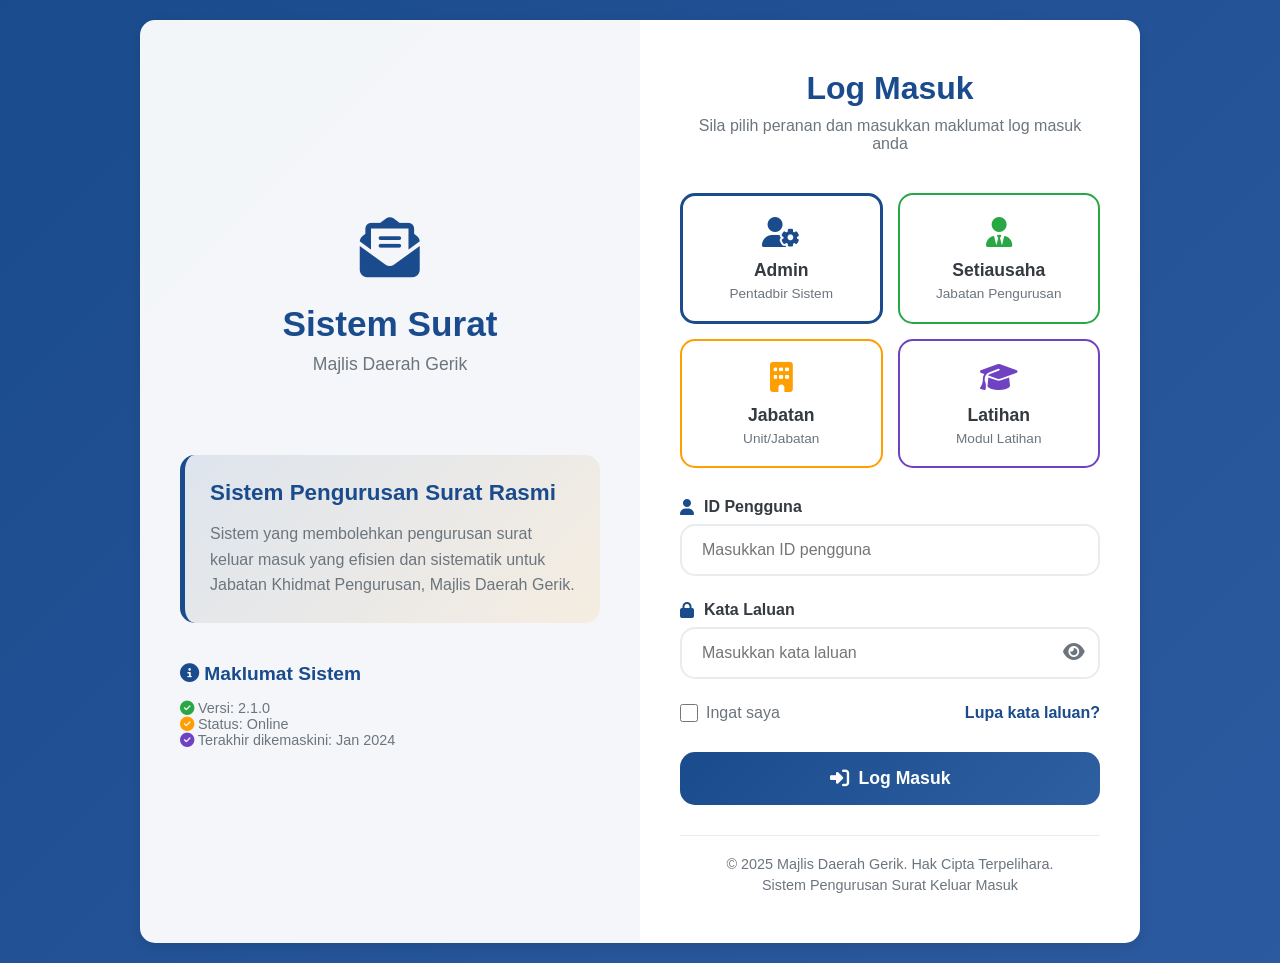
<file: setiausaha.html>
<!DOCTYPE html>
<html lang="ms">
<head>
    <meta charset="UTF-8">
    <meta name="viewport" content="width=device-width, initial-scale=1.0">
    <title>Dashboard Setiausaha - Sistem Surat Majlis Daerah Gerik</title>
    <link rel="stylesheet" href="https://cdnjs.cloudflare.com/ajax/libs/font-awesome/6.4.0/css/all.min.css">
    <style>
        * {
            margin: 0;
            padding: 0;
            box-sizing: border-box;
            font-family: 'Segoe UI', Tahoma, Geneva, Verdana, sans-serif;
        }

        :root {
            --primary: #1a4b8c;
            --primary-dark: #0d2c5e;
            --primary-light: #2a6bc5;
            --secondary: #28a745;
            --accent: #ff9e00;
            --light: #f8f9fa;
            --dark: #343a40;
            --success: #28a745;
            --warning: #ffc107;
            --danger: #dc3545;
            --info: #17a2b8;
            --gray: #6c757d;
            --light-gray: #e9ecef;
            --shadow: 0 4px 12px rgba(0, 0, 0, 0.1);
            --border-radius: 10px;
        }

        body {
            background-color: #f5f7fb;
            color: var(--dark);
            min-height: 100vh;
            display: flex;
        }

        /* Sidebar Styles */
        .sidebar {
            width: 250px;
            background: linear-gradient(to bottom, var(--primary), var(--primary-dark));
            color: white;
            padding: 25px 15px;
            display: flex;
            flex-direction: column;
            box-shadow: var(--shadow);
            z-index: 100;
        }

        .logo {
            display: flex;
            align-items: center;
            margin-bottom: 30px;
            padding-bottom: 20px;
            border-bottom: 1px solid rgba(255, 255, 255, 0.2);
        }

        .logo-icon {
            font-size: 28px;
            margin-right: 12px;
            color: white;
        }

        .logo-text {
            font-size: 1.5rem;
            font-weight: 700;
        }

        .logo-subtext {
            font-size: 0.85rem;
            opacity: 0.8;
            margin-top: 3px;
        }

        .nav-menu {
            list-style: none;
            flex-grow: 1;
            margin-bottom: 20px;
        }

        .nav-item {
            margin-bottom: 8px;
        }

        .nav-link {
            display: flex;
            align-items: center;
            padding: 14px 18px;
            color: white;
            text-decoration: none;
            border-radius: var(--border-radius);
            transition: all 0.3s ease;
        }

        .nav-link:hover, .nav-link.active {
            background-color: rgba(255, 255, 255, 0.15);
        }

        .nav-link i {
            font-size: 1.2rem;
            margin-right: 15px;
            width: 24px;
            text-align: center;
        }

        /* Role Badge in Sidebar */
        .role-badge {
            display: inline-block;
            padding: 3px 10px;
            border-radius: 20px;
            font-size: 0.75rem;
            font-weight: 600;
            margin-top: 5px;
            background-color: rgba(255, 255, 255, 0.2);
            color: white;
            border-left: 3px solid white;
        }

        .user-info {
            margin-top: auto;
            padding-top: 20px;
            border-top: 1px solid rgba(255, 255, 255, 0.2);
            display: flex;
            align-items: center;
        }

        .user-avatar {
            width: 45px;
            height: 45px;
            border-radius: 50%;
            background-color: white;
            display: flex;
            align-items: center;
            justify-content: center;
            font-weight: bold;
            font-size: 1.2rem;
            margin-right: 15px;
            color: var(--primary);
        }

        .user-details h4 {
            font-size: 1rem;
            margin-bottom: 3px;
        }

        .user-details p {
            font-size: 0.85rem;
            opacity: 0.9;
        }

        /* Main Content Styles */
        .main-content {
            flex: 1;
            padding: 25px;
            overflow-y: auto;
        }

        .header {
            display: flex;
            justify-content: space-between;
            align-items: center;
            margin-bottom: 30px;
        }

        .page-title h1 {
            color: var(--primary);
            font-size: 2rem;
            margin-bottom: 5px;
            display: flex;
            align-items: center;
            gap: 10px;
        }

        .page-title h1 .role-indicator {
            font-size: 1rem;
            padding: 5px 12px;
            border-radius: 20px;
            background-color: var(--primary);
            color: white;
        }

        .page-title p {
            color: var(--gray);
            font-size: 1rem;
        }

        .back-button {
            background-color: var(--primary);
            color: white;
            border: none;
            padding: 10px 20px;
            border-radius: var(--border-radius);
            cursor: pointer;
            display: flex;
            align-items: center;
            font-size: 1rem;
            transition: background-color 0.3s ease;
        }

        .back-button:hover {
            background-color: var(--primary-light);
        }

        .back-button i {
            margin-right: 8px;
        }

        /* Welcome Section - Blue Theme */
        .welcome-section {
            background: linear-gradient(135deg, var(--primary), var(--primary-light));
            color: white;
            padding: 25px 30px;
            border-radius: var(--border-radius);
            margin-bottom: 30px;
            box-shadow: var(--shadow);
        }

        .welcome-section h2 {
            font-size: 1.8rem;
            margin-bottom: 10px;
            color: white;
            display: flex;
            align-items: center;
            gap: 10px;
        }

        .welcome-section h2 i {
            color: rgba(255, 255, 255, 0.9);
        }

        .welcome-section p {
            font-size: 1rem;
            opacity: 0.9;
            max-width: 800px;
        }

        .department-title {
            background-color: rgba(255, 255, 255, 0.2);
            padding: 12px 20px;
            border-radius: var(--border-radius);
            display: inline-block;
            margin-top: 15px;
            font-weight: bold;
            border-left: 4px solid white;
        }

        /* Stats Section */
        .stats-container {
            display: grid;
            grid-template-columns: repeat(4, 1fr);
            gap: 25px;
            margin-bottom: 30px;
        }

        @media (max-width: 1200px) {
            .stats-container {
                grid-template-columns: repeat(2, 1fr);
            }
        }

        @media (max-width: 768px) {
            .stats-container {
                grid-template-columns: 1fr;
            }
        }

        .stat-box {
            background-color: white;
            padding: 25px;
            border-radius: var(--border-radius);
            box-shadow: var(--shadow);
            display: flex;
            flex-direction: column;
            border-top: 5px solid var(--primary);
            transition: transform 0.3s ease, box-shadow 0.3s ease;
        }

        .stat-box:hover {
            transform: translateY(-5px);
            box-shadow: 0 8px 25px rgba(0, 0, 0, 0.15);
        }

        .stat-box.belum-diminit {
            border-top-color: var(--warning);
        }

        .stat-box.dalam-proses {
            border-top-color: var(--info);
        }

        .stat-box.telah-diminit {
            border-top-color: var(--success);
        }

        .stat-box.selesai {
            border-top-color: var(--primary);
        }

        .stat-header {
            display: flex;
            justify-content: space-between;
            align-items: center;
            margin-bottom: 15px;
        }

        .stat-title {
            font-size: 1.1rem;
            color: var(--gray);
            font-weight: 600;
        }

        .stat-icon {
            font-size: 1.8rem;
            color: var(--primary);
        }

        .stat-value {
            font-size: 2.5rem;
            font-weight: 700;
            color: var(--dark);
            margin-bottom: 10px;
            min-height: 60px;
            display: flex;
            align-items: center;
        }

        .stat-desc {
            font-size: 0.9rem;
            color: var(--gray);
        }

        /* Urgent Tasks Section */
        .urgent-tasks {
            background-color: white;
            padding: 25px;
            border-radius: var(--border-radius);
            box-shadow: var(--shadow);
            margin-bottom: 30px;
            border-left: 4px solid var(--danger);
        }

        .urgent-tasks h3 {
            color: var(--danger);
            font-size: 1.5rem;
            margin-bottom: 20px;
            display: flex;
            align-items: center;
            gap: 10px;
        }

        .urgent-tasks h3 i {
            color: var(--danger);
        }

        .task-list {
            list-style: none;
        }

        .task-item {
            display: flex;
            align-items: center;
            padding: 15px;
            border-bottom: 1px solid var(--light-gray);
            transition: background-color 0.3s ease;
        }

        .task-item:hover {
            background-color: rgba(220, 53, 69, 0.05);
        }

        .task-item:last-child {
            border-bottom: none;
        }

        .task-priority {
            width: 10px;
            height: 10px;
            border-radius: 50%;
            margin-right: 15px;
        }

        .task-priority.high {
            background-color: var(--danger);
        }

        .task-priority.medium {
            background-color: var(--warning);
        }

        .task-priority.low {
            background-color: var(--success);
        }

        .task-details {
            flex: 1;
        }

        .task-details h4 {
            font-size: 1.1rem;
            margin-bottom: 5px;
        }

        .task-details p {
            color: var(--gray);
            font-size: 0.9rem;
        }

        .task-deadline {
            color: var(--danger);
            font-weight: 600;
            font-size: 0.9rem;
        }

        /* Recent Minit Section */
        .recent-minit {
            background-color: white;
            padding: 25px;
            border-radius: var(--border-radius);
            box-shadow: var(--shadow);
            margin-bottom: 30px;
        }

        .recent-minit h3 {
            color: var(--primary);
            font-size: 1.5rem;
            margin-bottom: 20px;
            display: flex;
            align-items: center;
            gap: 10px;
        }

        .recent-minit h3 i {
            color: var(--primary);
        }

        .minit-table {
            width: 100%;
            border-collapse: collapse;
        }

        .minit-table th {
            padding: 15px;
            text-align: left;
            background-color: rgba(26, 75, 140, 0.1);
            color: var(--primary);
            font-weight: 600;
            border-bottom: 2px solid rgba(26, 75, 140, 0.2);
        }

        .minit-table td {
            padding: 15px;
            border-bottom: 1px solid var(--light-gray);
            vertical-align: middle;
        }

        .minit-table tr:hover {
            background-color: rgba(26, 75, 140, 0.05);
        }

        .status-badge {
            display: inline-block;
            padding: 5px 12px;
            border-radius: 20px;
            font-size: 0.85rem;
            font-weight: 600;
        }

        .status-new {
            background-color: rgba(40, 167, 69, 0.1);
            color: var(--success);
        }

        .status-progress {
            background-color: rgba(23, 162, 184, 0.1);
            color: var(--info);
        }

        .status-completed {
            background-color: rgba(108, 117, 125, 0.1);
            color: var(--gray);
        }

        .action-btn {
            padding: 6px 12px;
            border: none;
            border-radius: 5px;
            font-size: 0.85rem;
            cursor: pointer;
            transition: all 0.3s ease;
        }

        .action-btn.view {
            background-color: var(--primary);
            color: white;
        }

        .action-btn.view:hover {
            background-color: var(--primary-light);
        }

        /* Empty State */
        .empty-state {
            text-align: center;
            padding: 40px 20px;
            color: var(--gray);
        }

        .empty-state i {
            font-size: 3rem;
            margin-bottom: 15px;
            color: var(--light-gray);
        }

        .empty-state p {
            font-size: 1.1rem;
        }

        /* Footer */
        .footer {
            margin-top: 30px;
            text-align: center;
            color: var(--gray);
            font-size: 0.9rem;
            padding-top: 20px;
            border-top: 1px solid var(--light-gray);
        }

        /* Time Display */
        .time-display {
            font-size: 4.5rem;
            font-weight: 800;
            color: var(--dark);
            letter-spacing: 3px;
            text-align: center;
            line-height: 1;
            margin-bottom: 15px;
            font-family: 'Courier New', monospace;
        }

        /* Responsive Design */
        @media (max-width: 1024px) {
            .minit-table {
                display: block;
                overflow-x: auto;
            }
        }

        @media (max-width: 768px) {
            body {
                flex-direction: column;
            }
            
            .sidebar {
                width: 100%;
                padding: 15px;
                flex-direction: row;
                justify-content: space-between;
                align-items: center;
            }
            
            .logo {
                margin-bottom: 0;
                padding-bottom: 0;
                border-bottom: none;
            }
            
            .nav-menu {
                display: flex;
                flex-grow: 0;
                margin-bottom: 0;
            }
            
            .nav-item {
                margin-bottom: 0;
                margin-left: 5px;
            }
            
            .nav-link span {
                display: none;
            }
            
            .user-info {
                margin-top: 0;
                padding-top: 0;
                border-top: none;
                display: none;
            }
            
            .main-content {
                padding: 20px;
            }
            
            .header {
                flex-direction: column;
                align-items: flex-start;
                gap: 15px;
            }
            
            .back-button {
                margin-top: 0;
                align-self: flex-start;
            }
        }

        @media (max-width: 576px) {
            .nav-link i {
                margin-right: 0;
            }
            
            .user-details {
                display: none;
            }
            
            .page-title h1 {
                font-size: 1.5rem;
            }
            
            .stat-value {
                font-size: 2rem;
            }
            
            .time-display {
                font-size: 3rem;
            }
        }

        /* Role Indicator */
        .role-header {
            display: flex;
            align-items: center;
            gap: 10px;
            margin-bottom: 5px;
        }

        .role-tag {
            padding: 4px 12px;
            border-radius: 20px;
            font-size: 0.8rem;
            font-weight: 600;
            text-transform: uppercase;
            letter-spacing: 0.5px;
        }

        .role-tag.setiausaha {
            background-color: rgba(26, 75, 140, 0.1);
            color: var(--primary);
            border: 1px solid rgba(26, 75, 140, 0.3);
        }
    </style>
</head>
<body>
    <!-- Sidebar -->
    <aside class="sidebar">
        <div class="logo">
            <div class="logo-icon">
                <i class="fas fa-user-tie"></i>
            </div>
            <div>
                <div class="logo-text">Setiausaha</div>
                <div class="logo-subtext">Majlis Daerah Gerik</div>
                <div class="role-badge" id="roleBadge">Setiausaha</div>
            </div>
        </div>
        
        <!-- Simplified Navigation Menu -->
        <ul class="nav-menu" id="navMenu">
            <!-- Menu items will be added here based on role -->
        </ul>
        
        <div class="user-info">
            <div class="user-avatar" id="userAvatar">S</div>
            <div class="user-details">
                <h4 id="userName">Setiausaha</h4>
                <p id="userRole">Setiausaha Pentadbiran</p>
            </div>
        </div>
    </aside>
    
    <!-- Main Content -->
    <main class="main-content">
        <div class="header">
            <div class="page-title">
                <div class="role-header">
                    <h1>Dashboard Setiausaha</h1>
                    <span class="role-tag setiausaha" id="pageRoleTag">Setiausaha</span>
                </div>
                <p>Sistem Pengurusan Minit Surat - Jabatan Khidmat Pengurusan</p>
            </div>
            <button class="back-button" id="backButton">
                <i class="fas fa-arrow-left"></i> Kembali
            </button>
        </div>
        
        <!-- Welcome Section -->
        <section class="welcome-section" id="welcomeSection">
            <h2><i class="fas fa-user-tie"></i> Selamat Datang, <span id="welcomeName">Setiausaha</span></h2>
            <p>Anda log masuk sebagai Setiausaha dengan tugas utama mengurus minit surat masuk untuk tindakan keluar</p>
            <div class="department-title">JABATAN KHIDMAT PENGURUSAN - UNIT SETIAUSAHA</div>
        </section>
        
        <!-- Statistics Section -->
        <section class="stats-container">
            <div class="stat-box belum-diminit">
                <div class="stat-header">
                    <div class="stat-title">Belum Diminit</div>
                    <div class="stat-icon">
                        <i class="fas fa-clock"></i>
                    </div>
                </div>
                <div class="stat-value" id="statBelumDiminit">0</div>
                <div class="stat-desc">Surat menunggu minit</div>
            </div>
            
            <div class="stat-box dalam-proses">
                <div class="stat-header">
                    <div class="stat-title">Dalam Proses</div>
                    <div class="stat-icon">
                        <i class="fas fa-spinner"></i>
                    </div>
                </div>
                <div class="stat-value" id="statDalamProses">0</div>
                <div class="stat-desc">Sedang diproses</div>
            </div>
            
            <div class="stat-box telah-diminit">
                <div class="stat-header">
                    <div class="stat-title">Telah Diminit</div>
                    <div class="stat-icon">
                        <i class="fas fa-check-circle"></i>
                    </div>
                </div>
                <div class="stat-value" id="statTelahDiminit">0</div>
                <div class="stat-desc">Minit selesai</div>
            </div>
            
            <div class="stat-box selesai">
                <div class="stat-header">
                    <div class="stat-title">Selesai</div>
                    <div class="stat-icon">
                        <i class="fas fa-flag-checkered"></i>
                    </div>
                </div>
                <div class="stat-value" id="statSelesai">0</div>
                <div class="stat-desc">Surat lengkap diproses</div>
            </div>
        </section>
        
        <!-- Urgent Tasks Section -->
        <section class="urgent-tasks" id="urgentTasks">
            <h3><i class="fas fa-exclamation-circle"></i> Tugas Segera</h3>
            <ul class="task-list" id="taskList">
                <!-- Urgent tasks will be populated by JavaScript -->
            </ul>
            <div class="empty-state" id="emptyTasks" style="display: none;">
                <i class="fas fa-check-circle"></i>
                <p>Tiada tugas segera untuk hari ini</p>
                <p style="font-size: 0.9rem; margin-top: 10px;">Semua tugas terkini telah selesai</p>
            </div>
        </section>
        
        <!-- Recent Minit Section -->
        <section class="recent-minit">
            <h3><i class="fas fa-history"></i> Minit Terkini</h3>
            <div class="table-container">
                <table class="minit-table">
                    <thead>
                        <tr>
                            <th>No. Rujukan</th>
                            <th>Perkara</th>
                            <th>Tarikh</th>
                            <th>Status</th>
                            <th>Tindakan</th>
                        </tr>
                    </thead>
                    <tbody id="minitTableBody">
                        <!-- Recent minit will be populated by JavaScript -->
                    </tbody>
                </table>
            </div>
            <div class="empty-state" id="emptyMinit" style="display: none;">
                <i class="fas fa-file-alt"></i>
                <p>Tiada minit terkini</p>
                <p style="font-size: 0.9rem; margin-top: 10px;">Mulakan dengan menulis minit pertama anda</p>
            </div>
        </section>
        
        <!-- Time and Date Section -->
        <section class="stats-container">
            <div class="stat-box" style="grid-column: span 3; border-top-color: var(--primary);">
                <div class="stat-header">
                    <div class="stat-title">Tarikh & Masa Semasa</div>
                    <div class="stat-icon">
                        <i class="fas fa-calendar-alt"></i>
                    </div>
                </div>
                <div class="time-display" id="currentDateTime">00:00:00</div>
                <div class="stat-desc" id="currentDate">Isnin, 1 Januari 2024</div>
            </div>
            
            <div class="stat-box" style="border-top-color: var(--info);">
                <div class="stat-header">
                    <div class="stat-title">Masa Bekerja</div>
                    <div class="stat-icon">
                        <i class="fas fa-hourglass-half"></i>
                    </div>
                </div>
                <div class="stat-value" id="workTime">0j 0m</div>
                <div class="stat-desc">Hari ini</div>
            </div>
        </section>
        
        <!-- Footer -->
        <footer class="footer">
            <p>&copy; 2025 Sistem Pengurusan Minit Surat - Majlis Daerah Gerik. Hak Cipta Terpelihara.</p>
            <p style="font-size: 0.8rem; margin-top: 5px;">Versi 2.1.0 | User: <span id="footerUser">Setiausaha</span> | <span id="loginTime">Log masuk: --:--</span></p>
        </footer>
    </main>
    
    <script>
        // ============================================
        // AUTHENTICATION CHECK
        // ============================================
        document.addEventListener('DOMContentLoaded', function() {
            // Check if user is logged in
            const currentUser = JSON.parse(localStorage.getItem('currentUser'));
            
            if (!currentUser) {
                // Redirect to login if not logged in
                window.location.href = 'index.html';
                return;
            }
            
            // Check if user has permission to access this page
            if (currentUser.role !== 'setiausaha') {
                alert('Anda tidak mempunyai akses ke halaman Setiausaha.');
                
                // Redirect to appropriate dashboard
                switch(currentUser.role) {
                    case 'admin': window.location.href = 'dashboard.html'; break;
                    case 'jabatan': window.location.href = 'jabatan.html'; break;
                    case 'latihan': window.location.href = 'latihan.html'; break;
                    default: window.location.href = 'index.html';
                }
                return;
            }
            
            // Initialize dashboard for Setiausaha
            initializeSetiausahaDashboard(currentUser);
        });
        
        // ============================================
        // SETIAUSAHA DASHBOARD INITIALIZATION
        // ============================================
        function initializeSetiausahaDashboard(user) {
            // Update UI based on user
            updateUIForSetiausaha(user);
            
            // Load simplified navigation menu for Setiausaha
            loadSetiausahaNavigation();
            
            // Load dashboard data
            loadSetiausahaData();
            
            // Setup event listeners
            setupSetiausahaEventListeners();
            
            // Start live clock and date
            startLiveClock();
            updateCurrentDate();
            
            // Record login time
            recordLoginTime(user);
        }
        
        // ============================================
        // UPDATE UI FOR SETIAUSAHA
        // ============================================
        function updateUIForSetiausaha(user) {
            // Update user info in sidebar
            const userAvatar = document.getElementById('userAvatar');
            const userName = document.getElementById('userName');
            const userRole = document.getElementById('userRole');
            const welcomeName = document.getElementById('welcomeName');
            const footerUser = document.getElementById('footerUser');
            const roleBadge = document.getElementById('roleBadge');
            const pageRoleTag = document.getElementById('pageRoleTag');
            
            // Set user info
            const displayName = user.name || user.username || 'Setiausaha';
            const roleDisplayName = 'Setiausaha Pentadbiran';
            
            if (userName) userName.textContent = displayName;
            if (userRole) userRole.textContent = roleDisplayName;
            if (welcomeName) welcomeName.textContent = displayName;
            if (footerUser) footerUser.textContent = displayName;
            if (roleBadge) roleBadge.textContent = 'Setiausaha';
            if (pageRoleTag) pageRoleTag.textContent = 'Setiausaha';
            
            // Update avatar
            if (userAvatar) {
                userAvatar.textContent = displayName.charAt(0).toUpperCase();
                userAvatar.style.backgroundColor = 'white';
                userAvatar.style.color = '#1a4b8c';
            }
        }
        
        // ============================================
        // SIMPLIFIED SETIAUSAHA NAVIGATION MENU
        // ============================================
        function loadSetiausahaNavigation() {
            const navMenu = document.getElementById('navMenu');
            
            // Simplified Setiausaha menu items (only 3 options)
            const menuItems = [
                { icon: 'fa-tachometer-alt', text: 'Dashboard', href: 'setiausaha.html' },
                { icon: 'fa-edit', text: 'Minit Surat', href: 'minit-surat.html' },
                { icon: 'fa-list', text: 'Senarai Diminit', href: 'senarai-minit.html' }
            ];
            
            // Clear existing menu items
            navMenu.innerHTML = '';
            
            // Add menu items
            menuItems.forEach(item => {
                const li = document.createElement('li');
                li.className = 'nav-item';
                
                const isActive = window.location.pathname.includes(item.href) || 
                               (window.location.pathname.includes('setiausaha.html') && item.href === 'setiausaha.html');
                
                li.innerHTML = `
                    <a href="${item.href}" class="nav-link ${isActive ? 'active' : ''}">
                        <i class="fas ${item.icon}"></i>
                        <span>${item.text}</span>
                    </a>
                `;
                
                navMenu.appendChild(li);
            });
            
            // Add logout link
            const logoutLi = document.createElement('li');
            logoutLi.className = 'nav-item';
            logoutLi.innerHTML = `
                <a href="#" class="nav-link" id="logoutLink">
                    <i class="fas fa-sign-out-alt"></i>
                    <span>Log Keluar</span>
                </a>
            `;
            navMenu.appendChild(logoutLi);
        }
        
        // ============================================
        // LOAD SETIAUSAHA DATA
        // ============================================
        function loadSetiausahaData() {
            // Load statistics
            loadSetiausahaStatistics();
            
            // Load urgent tasks
            loadUrgentTasks();
            
            // Load recent minit
            loadRecentMinit();
        }
        
        function loadSetiausahaStatistics() {
            // Get data from localStorage
            const suratMasukData = JSON.parse(localStorage.getItem('suratMasukData')) || [];
            const minitData = JSON.parse(localStorage.getItem('minitData')) || [];
            const suratKeluarData = JSON.parse(localStorage.getItem('suratUntukTindakan')) || [];
            
            // Calculate statistics
            const belumDiminit = suratMasukData.filter(surat => {
                const hasMinit = minitData.some(minit => minit.suratId === surat.id);
                return !hasMinit && !isSuratLocked(surat.timestamp);
            }).length;
            
            const dalamProses = suratKeluarData.filter(surat => 
                surat.status === 'masak' || surat.status === 'pengarah'
            ).length;
            
            const telahDiminit = minitData.length;
            
            const selesai = suratKeluarData.filter(surat => 
                surat.status === 'selesai'
            ).length;
            
            // Update stats display
            document.getElementById('statBelumDiminit').textContent = belumDiminit;
            document.getElementById('statDalamProses').textContent = dalamProses;
            document.getElementById('statTelahDiminit').textContent = telahDiminit;
            document.getElementById('statSelesai').textContent = selesai;
            
            // Update work time (example calculation)
            const workMinutes = 240; // 4 hours in minutes
            const hours = Math.floor(workMinutes / 60);
            const minutes = workMinutes % 60;
            document.getElementById('workTime').textContent = `${hours}j ${minutes}m`;
        }
        
        function isSuratLocked(timestamp) {
            const now = Date.now();
            const fiveMinutes = 5 * 60 * 1000;
            return (now - timestamp) > fiveMinutes;
        }
        
        function loadUrgentTasks() {
            const taskList = document.getElementById('taskList');
            const emptyTasks = document.getElementById('emptyTasks');
            
            // Get urgent tasks from localStorage or generate sample
            let urgentTasks = JSON.parse(localStorage.getItem('urgentTasksSetiausaha')) || [];
            
            if (urgentTasks.length === 0) {
                // Generate sample urgent tasks
                urgentTasks = [
                    {
                        id: 1,
                        title: 'Minit Surat MDG/2024/015',
                        description: 'Surat dari Jabatan Kerja Raya - Perlu disiapkan sebelum 5 petang',
                        priority: 'high',
                        deadline: 'Hari ini, 5:00 PM'
                    },
                    {
                        id: 2,
                        title: 'Semak Minit Surat MDG/2024/014',
                        description: 'Minit dari semalam perlu disemak semula',
                        priority: 'medium',
                        deadline: 'Hari ini, 3:00 PM'
                    },
                    {
                        id: 3,
                        title: 'Hantar Laporan Mingguan',
                        description: 'Laporan aktiviti minggu ini kepada Pengarah',
                        priority: 'low',
                        deadline: 'Esok, 10:00 AM'
                    }
                ];
                
                localStorage.setItem('urgentTasksSetiausaha', JSON.stringify(urgentTasks));
            }
            
            if (urgentTasks.length === 0) {
                emptyTasks.style.display = 'block';
                taskList.innerHTML = '';
                return;
            }
            
            emptyTasks.style.display = 'none';
            taskList.innerHTML = urgentTasks.map(task => `
                <li class="task-item" onclick="viewTask(${task.id})">
                    <div class="task-priority ${task.priority}"></div>
                    <div class="task-details">
                        <h4>${task.title}</h4>
                        <p>${task.description}</p>
                    </div>
                    <div class="task-deadline">${task.deadline}</div>
                </li>
            `).join('');
        }
        
        function loadRecentMinit() {
            const minitTableBody = document.getElementById('minitTableBody');
            const emptyMinit = document.getElementById('emptyMinit');
            
            // Get minit data from localStorage
            const minitData = JSON.parse(localStorage.getItem('minitData')) || [];
            
            if (minitData.length === 0) {
                emptyMinit.style.display = 'block';
                minitTableBody.innerHTML = '';
                return;
            }
            
            emptyMinit.style.display = 'none';
            
            // Display recent minit (latest 5)
            const recentMinit = minitData.slice(0, 5);
            
            minitTableBody.innerHTML = recentMinit.map(minit => {
                // Format date
                const minitDate = new Date(minit.timestamp);
                const formattedDate = minitDate.toLocaleDateString('ms-MY', {
                    day: '2-digit',
                    month: 'short',
                    year: 'numeric'
                });
                
                // Determine status
                let statusText = 'Baru';
                let statusClass = 'status-new';
                
                // Check if minit has been processed
                const suratKeluarData = JSON.parse(localStorage.getItem('suratUntukTindakan')) || [];
                const suratKeluar = suratKeluarData.find(s => s.suratId === minit.id);
                
                if (suratKeluar) {
                    if (suratKeluar.status === 'selesai') {
                        statusText = 'Selesai';
                        statusClass = 'status-completed';
                    } else {
                        statusText = 'Dalam Proses';
                        statusClass = 'status-progress';
                    }
                }
                
                return `
                    <tr>
                        <td><strong>${minit.noRujukan}</strong></td>
                        <td>
                            <div>${minit.perkara}</div>
                            <small style="color: var(--gray);">${minit.dari}</small>
                        </td>
                        <td>${formattedDate}</td>
                        <td>
                            <span class="status-badge ${statusClass}">
                                ${statusText}
                            </span>
                        </td>
                        <td>
                            <button class="action-btn view" onclick="viewMinit('${minit.id}')">
                                Lihat
                            </button>
                        </td>
                    </tr>
                `;
            }).join('');
        }
        
        // ============================================
        // EVENT LISTENERS FOR SETIAUSAHA
        // ============================================
        function setupSetiausahaEventListeners() {
            // Back button
            document.getElementById('backButton').addEventListener('click', function() {
                window.history.back();
            });
            
            // Logout functionality
            const logoutLink = document.getElementById('logoutLink');
            if (logoutLink) {
                logoutLink.addEventListener('click', function(e) {
                    e.preventDefault();
                    
                    if (confirm('Adakah anda pasti ingin log keluar?')) {
                        localStorage.removeItem('currentUser');
                        window.location.href = 'index.html';
                    }
                });
            }
            
            // Navigation click handlers
            document.addEventListener('click', function(e) {
                if (e.target.closest('.nav-link') && !e.target.closest('#logoutLink')) {
                    const link = e.target.closest('.nav-link');
                    const href = link.getAttribute('href');
                    
                    // Update active state
                    document.querySelectorAll('.nav-link').forEach(item => {
                        item.classList.remove('active');
                    });
                    link.classList.add('active');
                    
                    // Navigate to page
                    if (href && href !== '#') {
                        window.location.href = href;
                    }
                }
            });
        }
        
        // ============================================
        // UTILITY FUNCTIONS
        // ============================================
        function startLiveClock() {
            function updateClock() {
                const now = new Date();
                let hours = now.getHours().toString().padStart(2, '0');
                let minutes = now.getMinutes().toString().padStart(2, '0');
                let seconds = now.getSeconds().toString().padStart(2, '0');
                
                document.getElementById('currentDateTime').textContent = `${hours}:${minutes}:${seconds}`;
            }
            
            updateClock();
            setInterval(updateClock, 1000);
        }
        
        function updateCurrentDate() {
            const monthNames = ["Januari", "Februari", "Mac", "April", "Mei", "Jun", 
                               "Julai", "Ogos", "September", "Oktober", "November", "Disember"];
            const dayNames = ["Ahad", "Isnin", "Selasa", "Rabu", "Khamis", "Jumaat", "Sabtu"];
            
            const today = new Date();
            const dayName = dayNames[today.getDay()];
            const day = today.getDate();
            const month = monthNames[today.getMonth()];
            const year = today.getFullYear();
            
            document.getElementById('currentDate').textContent = `${dayName}, ${day} ${month} ${year}`;
        }
        
        function recordLoginTime(user) {
            const loginTime = new Date().toLocaleTimeString('ms-MY', {
                hour: '2-digit',
                minute: '2-digit'
            });
            
            document.getElementById('loginTime').textContent = `Log masuk: ${loginTime}`;
            
            // Store login time for session tracking
            if (user) {
                user.loginTime = new Date().toISOString();
                localStorage.setItem('currentUser', JSON.stringify(user));
            }
        }
        
        // ============================================
        // SETIAUSAHA-SPECIFIC FUNCTIONS
        // ============================================
        window.viewTask = function(taskId) {
            const urgentTasks = JSON.parse(localStorage.getItem('urgentTasksSetiausaha')) || [];
            const task = urgentTasks.find(t => t.id === taskId);
            
            if (task) {
                alert(`TUGAS SEGERA\n\nTajuk: ${task.title}\n\nDeskripsi: ${task.description}\n\nKeutamaan: ${task.priority.toUpperCase()}\n\nTarikh Akhir: ${task.deadline}`);
            }
        };
        
        window.viewMinit = function(minitId) {
            const minitData = JSON.parse(localStorage.getItem('minitData')) || [];
            const minit = minitData.find(m => m.id == minitId);
            
            if (minit) {
                alert(`MAKLUMAT MINIT\n\nNo. Rujukan: ${minit.noRujukan}\n\nPerkara: ${minit.perkara}\n\nDari: ${minit.dari}\n\nTarikh Surat: ${minit.tarikhSurat}\n\nJabatan Tindakan: ${minit.tindakanTerpilih.join(', ')}\n\nUlasan/Minut: ${minit.ulasan}\n\nDiminit pada: ${new Date(minit.timestamp).toLocaleString('ms-MY')}`);
            } else {
                alert('Minit tidak ditemui.');
            }
        };
        
        // ============================================
        // REFRESH FUNCTIONALITY
        // ============================================
        window.refreshSetiausahaDashboard = function() {
            loadSetiausahaData();
        };
        
        // Auto-refresh every 30 seconds
        setInterval(() => {
            const currentUser = JSON.parse(localStorage.getItem('currentUser'));
            if (currentUser && currentUser.role === 'setiausaha') {
                loadSetiausahaStatistics();
            }
        }, 30000);
    </script>
</body>
</html>
</file>
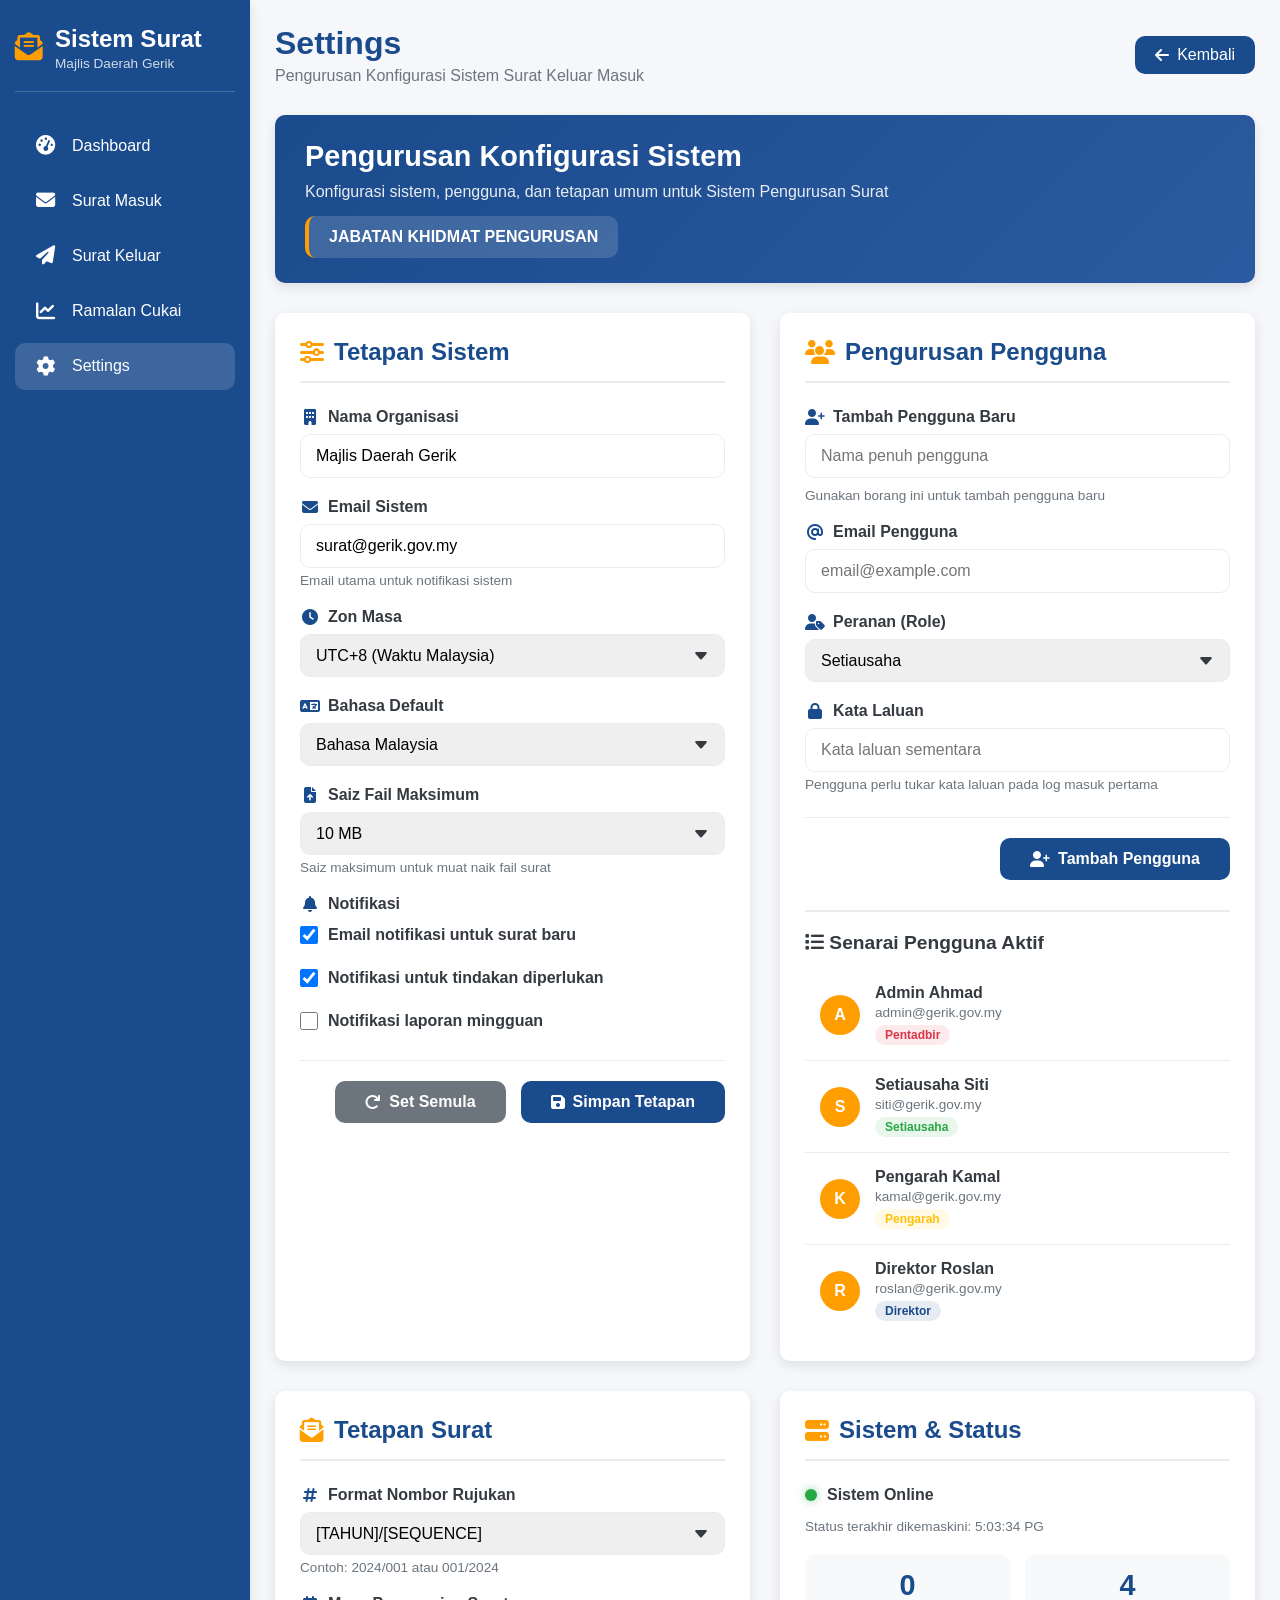
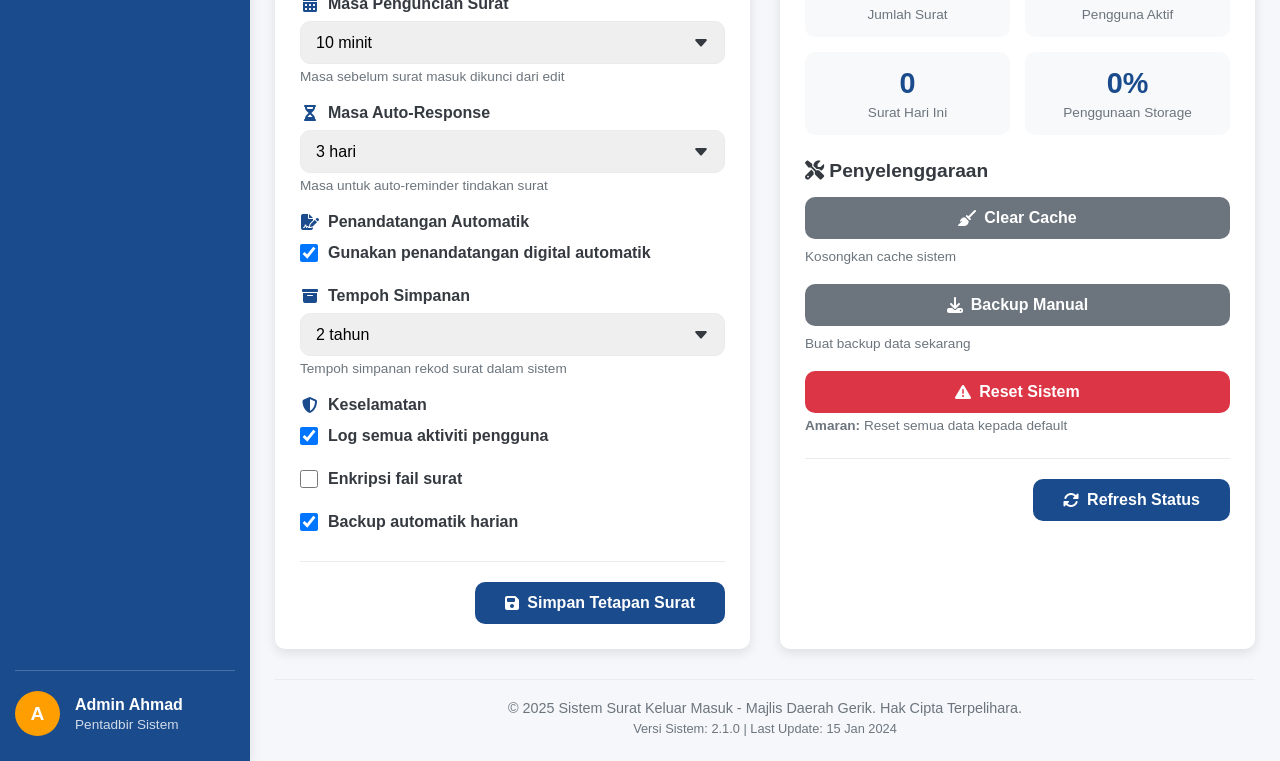
<file: settings.html>
<!DOCTYPE html>
<html lang="ms">
<head>
    <meta charset="UTF-8">
    <meta name="viewport" content="width=device-width, initial-scale=1.0">
    <title>Settings - Majlis Daerah Gerik</title>
    <link rel="stylesheet" href="https://cdnjs.cloudflare.com/ajax/libs/font-awesome/6.4.0/css/all.min.css">
    <style>
        * {
            margin: 0;
            padding: 0;
            box-sizing: border-box;
            font-family: 'Segoe UI', Tahoma, Geneva, Verdana, sans-serif;
        }

        :root {
            --primary: #1a4b8c;
            --secondary: #2c5aa0;
            --accent: #ff9e00;
            --light: #f8f9fa;
            --dark: #343a40;
            --success: #28a745;
            --warning: #ffc107;
            --danger: #dc3545;
            --info: #17a2b8;
            --gray: #6c757d;
            --light-gray: #e9ecef;
            --shadow: 0 4px 12px rgba(0, 0, 0, 0.1);
            --border-radius: 10px;
        }

        body {
            background-color: #f5f7fb;
            color: var(--dark);
            min-height: 100vh;
            display: flex;
        }

        /* Sidebar Styles */
        .sidebar {
            width: 250px;
            background-color: var(--primary);
            color: white;
            padding: 25px 15px;
            display: flex;
            flex-direction: column;
            box-shadow: var(--shadow);
            z-index: 100;
        }

        .logo {
            display: flex;
            align-items: center;
            margin-bottom: 30px;
            padding-bottom: 20px;
            border-bottom: 1px solid rgba(255, 255, 255, 0.2);
        }

        .logo-icon {
            font-size: 28px;
            margin-right: 12px;
            color: var(--accent);
        }

        .logo-text {
            font-size: 1.5rem;
            font-weight: 700;
        }

        .logo-subtext {
            font-size: 0.85rem;
            opacity: 0.8;
            margin-top: 3px;
        }

        .nav-menu {
            list-style: none;
            flex-grow: 1;
        }

        .nav-item {
            margin-bottom: 8px;
        }

        .nav-link {
            display: flex;
            align-items: center;
            padding: 14px 18px;
            color: white;
            text-decoration: none;
            border-radius: var(--border-radius);
            transition: all 0.3s ease;
        }

        .nav-link:hover, .nav-link.active {
            background-color: rgba(255, 255, 255, 0.15);
        }

        .nav-link i {
            font-size: 1.2rem;
            margin-right: 15px;
            width: 24px;
            text-align: center;
        }

        .user-info {
            margin-top: auto;
            padding-top: 20px;
            border-top: 1px solid rgba(255, 255, 255, 0.2);
            display: flex;
            align-items: center;
        }

        .user-avatar {
            width: 45px;
            height: 45px;
            border-radius: 50%;
            background-color: var(--accent);
            display: flex;
            align-items: center;
            justify-content: center;
            font-weight: bold;
            font-size: 1.2rem;
            margin-right: 15px;
        }

        .user-details h4 {
            font-size: 1rem;
            margin-bottom: 3px;
        }

        .user-details p {
            font-size: 0.85rem;
            opacity: 0.8;
        }

        /* Main Content Styles */
        .main-content {
            flex: 1;
            padding: 25px;
            overflow-y: auto;
        }

        .header {
            display: flex;
            justify-content: space-between;
            align-items: center;
            margin-bottom: 30px;
        }

        .page-title h1 {
            color: var(--primary);
            font-size: 2rem;
            margin-bottom: 5px;
        }

        .page-title p {
            color: var(--gray);
            font-size: 1rem;
        }

        .back-button {
            background-color: var(--primary);
            color: white;
            border: none;
            padding: 10px 20px;
            border-radius: var(--border-radius);
            cursor: pointer;
            display: flex;
            align-items: center;
            font-size: 1rem;
            transition: background-color 0.3s ease;
        }

        .back-button:hover {
            background-color: var(--secondary);
        }

        .back-button i {
            margin-right: 8px;
        }

        /* Welcome Section */
        .welcome-section {
            background: linear-gradient(135deg, var(--primary), var(--secondary));
            color: white;
            padding: 25px 30px;
            border-radius: var(--border-radius);
            margin-bottom: 30px;
            box-shadow: var(--shadow);
        }

        .welcome-section h2 {
            font-size: 1.8rem;
            margin-bottom: 10px;
            color: white;
        }

        .welcome-section p {
            font-size: 1rem;
            opacity: 0.9;
            max-width: 800px;
        }

        .department-title {
            background-color: rgba(255, 255, 255, 0.15);
            padding: 12px 20px;
            border-radius: var(--border-radius);
            display: inline-block;
            margin-top: 15px;
            font-weight: bold;
            border-left: 4px solid var(--accent);
        }

        /* Settings Container */
        .settings-container {
            display: grid;
            grid-template-columns: 1fr 1fr;
            gap: 30px;
            margin-bottom: 30px;
        }

        @media (max-width: 1024px) {
            .settings-container {
                grid-template-columns: 1fr;
            }
        }

        /* Settings Card */
        .settings-card {
            background-color: white;
            padding: 25px;
            border-radius: var(--border-radius);
            box-shadow: var(--shadow);
            height: 100%;
        }

        .settings-card h3 {
            color: var(--primary);
            font-size: 1.5rem;
            margin-bottom: 25px;
            display: flex;
            align-items: center;
            padding-bottom: 15px;
            border-bottom: 2px solid var(--light-gray);
        }

        .settings-card h3 i {
            margin-right: 10px;
            color: var(--accent);
        }

        /* Form Styles */
        .form-group {
            margin-bottom: 20px;
        }

        .form-group label {
            display: block;
            margin-bottom: 8px;
            font-weight: 600;
            color: var(--dark);
            display: flex;
            align-items: center;
        }

        .form-group label i {
            margin-right: 8px;
            color: var(--primary);
            width: 20px;
            text-align: center;
        }

        .form-control {
            width: 100%;
            padding: 12px 15px;
            border: 1px solid var(--light-gray);
            border-radius: var(--border-radius);
            font-size: 1rem;
            transition: all 0.3s ease;
        }

        .form-control:focus {
            outline: none;
            border-color: var(--primary);
            box-shadow: 0 0 0 3px rgba(26, 75, 140, 0.1);
        }

        .form-text {
            font-size: 0.85rem;
            color: var(--gray);
            margin-top: 5px;
        }

        select.form-control {
            appearance: none;
            background-image: url("data:image/svg+xml,%3Csvg xmlns='http://www.w3.org/2000/svg' width='16' height='16' fill='%23343a40' viewBox='0 0 16 16'%3E%3Cpath d='M7.247 11.14 2.451 5.658C1.885 5.013 2.345 4 3.204 4h9.592a1 1 0 0 1 .753 1.659l-4.796 5.48a1 1 0 0 1-1.506 0z'/%3E%3C/svg%3E");
            background-repeat: no-repeat;
            background-position: right 15px center;
            background-size: 16px;
            padding-right: 40px;
        }

        /* Checkbox and Radio */
        .checkbox-group, .radio-group {
            margin-bottom: 15px;
        }

        .checkbox-label, .radio-label {
            display: flex;
            align-items: center;
            cursor: pointer;
            padding: 5px 0;
        }

        .checkbox-label input, .radio-label input {
            margin-right: 10px;
            width: 18px;
            height: 18px;
            cursor: pointer;
        }

        /* User List */
        .user-list {
            list-style: none;
            max-height: 400px;
            overflow-y: auto;
        }

        .user-item {
            display: flex;
            align-items: center;
            padding: 15px;
            border-bottom: 1px solid var(--light-gray);
            transition: background-color 0.3s ease;
        }

        .user-item:hover {
            background-color: rgba(26, 75, 140, 0.05);
        }

        .user-item:last-child {
            border-bottom: none;
        }

        .user-avatar-small {
            width: 40px;
            height: 40px;
            border-radius: 50%;
            background-color: var(--accent);
            display: flex;
            align-items: center;
            justify-content: center;
            font-weight: bold;
            color: white;
            margin-right: 15px;
            font-size: 1rem;
        }

        .user-details-small h4 {
            font-size: 1rem;
            margin-bottom: 3px;
        }

        .user-details-small p {
            font-size: 0.85rem;
            color: var(--gray);
        }

        .user-role {
            display: inline-block;
            padding: 3px 10px;
            border-radius: 20px;
            font-size: 0.75rem;
            font-weight: 600;
            margin-top: 5px;
        }

        .role-admin {
            background-color: rgba(220, 53, 69, 0.1);
            color: var(--danger);
        }

        .role-setiausaha {
            background-color: rgba(40, 167, 69, 0.1);
            color: var(--success);
        }

        .role-pengarah {
            background-color: rgba(255, 193, 7, 0.1);
            color: var(--warning);
        }

        .role-direktor {
            background-color: rgba(26, 75, 140, 0.1);
            color: var(--primary);
        }

        /* System Status */
        .status-indicator {
            display: flex;
            align-items: center;
            margin-bottom: 15px;
        }

        .status-dot {
            width: 12px;
            height: 12px;
            border-radius: 50%;
            margin-right: 10px;
        }

        .status-online {
            background-color: var(--success);
            box-shadow: 0 0 8px rgba(40, 167, 69, 0.5);
        }

        .status-warning {
            background-color: var(--warning);
            box-shadow: 0 0 8px rgba(255, 193, 7, 0.5);
        }

        .status-offline {
            background-color: var(--danger);
            box-shadow: 0 0 8px rgba(220, 53, 69, 0.5);
        }

        .status-text {
            font-weight: 600;
        }

        /* Stats Grid */
        .stats-grid {
            display: grid;
            grid-template-columns: repeat(2, 1fr);
            gap: 15px;
            margin-top: 20px;
        }

        .stat-item {
            text-align: center;
            padding: 15px;
            background-color: var(--light);
            border-radius: var(--border-radius);
        }

        .stat-value {
            font-size: 1.8rem;
            font-weight: 700;
            color: var(--primary);
            margin-bottom: 5px;
        }

        .stat-label {
            font-size: 0.85rem;
            color: var(--gray);
        }

        /* Button Styles */
        .btn {
            padding: 12px 30px;
            border: none;
            border-radius: var(--border-radius);
            font-size: 1rem;
            font-weight: 600;
            cursor: pointer;
            display: flex;
            align-items: center;
            justify-content: center;
            transition: all 0.3s ease;
        }

        .btn-primary {
            background-color: var(--primary);
            color: white;
        }

        .btn-primary:hover {
            background-color: var(--secondary);
        }

        .btn-secondary {
            background-color: var(--gray);
            color: white;
        }

        .btn-secondary:hover {
            background-color: #5a6268;
        }

        .btn-danger {
            background-color: var(--danger);
            color: white;
        }

        .btn-danger:hover {
            background-color: #c82333;
        }

        .btn i {
            margin-right: 8px;
        }

        /* Form Actions */
        .form-actions {
            display: flex;
            justify-content: flex-end;
            gap: 15px;
            margin-top: 25px;
            padding-top: 20px;
            border-top: 1px solid var(--light-gray);
        }

        /* Footer */
        .footer {
            margin-top: 30px;
            text-align: center;
            color: var(--gray);
            font-size: 0.9rem;
            padding-top: 20px;
            border-top: 1px solid var(--light-gray);
        }

        /* Responsive Design */
        @media (max-width: 768px) {
            body {
                flex-direction: column;
            }
            
            .sidebar {
                width: 100%;
                padding: 15px;
                flex-direction: row;
                justify-content: space-between;
            }
            
            .logo {
                margin-bottom: 0;
                padding-bottom: 0;
                border-bottom: none;
            }
            
            .nav-menu {
                display: flex;
                flex-grow: 0;
            }
            
            .nav-item {
                margin-bottom: 0;
                margin-left: 10px;
            }
            
            .nav-link span {
                display: none;
            }
            
            .user-info {
                margin-top: 0;
                padding-top: 0;
                border-top: none;
            }
            
            .main-content {
                padding: 20px;
            }
            
            .form-actions {
                flex-direction: column;
            }
            
            .btn {
                width: 100%;
            }
        }

        @media (max-width: 576px) {
            .nav-link i {
                margin-right: 0;
            }
            
            .user-details {
                display: none;
            }
            
            .header {
                flex-direction: column;
                align-items: flex-start;
            }
            
            .back-button {
                margin-top: 15px;
                align-self: flex-start;
            }
            
            .stats-grid {
                grid-template-columns: 1fr;
            }
        }
    </style>
</head>
<body>
    <!-- Sidebar -->
    <aside class="sidebar">
        <div class="logo">
            <div class="logo-icon">
                <i class="fas fa-envelope-open-text"></i>
            </div>
            <div>
                <div class="logo-text">Sistem Surat</div>
                <div class="logo-subtext">Majlis Daerah Gerik</div>
            </div>
        </div>
        
        <ul class="nav-menu">
            <li class="nav-item">
                <a href="dashboard.html" class="nav-link">
                    <i class="fas fa-tachometer-alt"></i>
                    <span>Dashboard</span>
                </a>
            </li>
            <li class="nav-item">
                <a href="surat-masuk.html" class="nav-link">
                    <i class="fas fa-envelope"></i>
                    <span>Surat Masuk</span>
                </a>
            </li>
            <li class="nav-item">
                <a href="surat-keluar.html" class="nav-link">
                    <i class="fas fa-paper-plane"></i>
                    <span>Surat Keluar</span>
                </a>
            </li>
            <li class="nav-item">
                <a href="ramalan-cukai.html" class="nav-link">
                    <i class="fas fa-chart-line"></i>
                    <span>Ramalan Cukai</span>
                </a>
            </li>
            <li class="nav-item">
                <a href="settings.html" class="nav-link active">
                    <i class="fas fa-cog"></i>
                    <span>Settings</span>
                </a>
            </li>
        </ul>
        
        <div class="user-info">
            <div class="user-avatar">A</div>
            <div class="user-details">
                <h4>Admin Ahmad</h4>
                <p>Pentadbir Sistem</p>
            </div>
        </div>
    </aside>
    
    <!-- Main Content -->
    <main class="main-content">
        <div class="header">
            <div class="page-title">
                <h1>Settings</h1>
                <p>Pengurusan Konfigurasi Sistem Surat Keluar Masuk</p>
            </div>
            <button class="back-button" id="backButton">
                <i class="fas fa-arrow-left"></i> Kembali
            </button>
        </div>
        
        <!-- Welcome Section -->
        <section class="welcome-section">
            <h2>Pengurusan Konfigurasi Sistem</h2>
            <p>Konfigurasi sistem, pengguna, dan tetapan umum untuk Sistem Pengurusan Surat</p>
            <div class="department-title">JABATAN KHIDMAT PENGURUSAN</div>
        </section>
        
        <!-- Settings Container -->
        <div class="settings-container">
            <!-- Card 1: Tetapan Sistem -->
            <div class="settings-card">
                <h3><i class="fas fa-sliders-h"></i> Tetapan Sistem</h3>
                
                <div class="form-group">
                    <label><i class="fas fa-building"></i> Nama Organisasi</label>
                    <input type="text" id="namaOrganisasi" class="form-control" value="Majlis Daerah Gerik">
                </div>
                
                <div class="form-group">
                    <label><i class="fas fa-envelope"></i> Email Sistem</label>
                    <input type="email" id="emailSistem" class="form-control" value="surat@gerik.gov.my">
                    <div class="form-text">Email utama untuk notifikasi sistem</div>
                </div>
                
                <div class="form-group">
                    <label><i class="fas fa-clock"></i> Zon Masa</label>
                    <select id="zonMasa" class="form-control">
                        <option value="UTC+8" selected>UTC+8 (Waktu Malaysia)</option>
                        <option value="UTC+7">UTC+7 (Waktu Thailand)</option>
                        <option value="UTC+9">UTC+9 (Waktu Jepun/Korea)</option>
                    </select>
                </div>
                
                <div class="form-group">
                    <label><i class="fas fa-language"></i> Bahasa Default</label>
                    <select id="bahasaDefault" class="form-control">
                        <option value="ms" selected>Bahasa Malaysia</option>
                        <option value="en">English</option>
                    </select>
                </div>
                
                <div class="form-group">
                    <label><i class="fas fa-file-upload"></i> Saiz Fail Maksimum</label>
                    <select id="saizFail" class="form-control">
                        <option value="5">5 MB</option>
                        <option value="10" selected>10 MB</option>
                        <option value="20">20 MB</option>
                        <option value="50">50 MB</option>
                    </select>
                    <div class="form-text">Saiz maksimum untuk muat naik fail surat</div>
                </div>
                
                <div class="form-group">
                    <label><i class="fas fa-bell"></i> Notifikasi</label>
                    <div class="checkbox-group">
                        <label class="checkbox-label">
                            <input type="checkbox" id="notifikasiEmail" checked>
                            <span>Email notifikasi untuk surat baru</span>
                        </label>
                    </div>
                    <div class="checkbox-group">
                        <label class="checkbox-label">
                            <input type="checkbox" id="notifikasiTindakan" checked>
                            <span>Notifikasi untuk tindakan diperlukan</span>
                        </label>
                    </div>
                    <div class="checkbox-group">
                        <label class="checkbox-label">
                            <input type="checkbox" id="notifikasiLaporan">
                            <span>Notifikasi laporan mingguan</span>
                        </label>
                    </div>
                </div>
                
                <div class="form-actions">
                    <button type="button" class="btn btn-secondary" id="resetSistem">
                        <i class="fas fa-redo"></i> Set Semula
                    </button>
                    <button type="button" class="btn btn-primary" id="simpanSistem">
                        <i class="fas fa-save"></i> Simpan Tetapan
                    </button>
                </div>
            </div>
            
            <!-- Card 2: Pengurusan Pengguna -->
            <div class="settings-card">
                <h3><i class="fas fa-users"></i> Pengurusan Pengguna</h3>
                
                <div class="form-group">
                    <label><i class="fas fa-user-plus"></i> Tambah Pengguna Baru</label>
                    <input type="text" id="namaPenggunaBaru" class="form-control" placeholder="Nama penuh pengguna">
                    <div class="form-text" style="margin-top: 10px;">Gunakan borang ini untuk tambah pengguna baru</div>
                </div>
                
                <div class="form-group">
                    <label><i class="fas fa-at"></i> Email Pengguna</label>
                    <input type="email" id="emailPenggunaBaru" class="form-control" placeholder="email@example.com">
                </div>
                
                <div class="form-group">
                    <label><i class="fas fa-user-tag"></i> Peranan (Role)</label>
                    <select id="perananPengguna" class="form-control">
                        <option value="setiausaha">Setiausaha</option>
                        <option value="pengarah">Pengarah</option>
                        <option value="direktor">Direktor</option>
                        <option value="admin">Pentadbir Sistem</option>
                    </select>
                </div>
                
                <div class="form-group">
                    <label><i class="fas fa-lock"></i> Kata Laluan</label>
                    <input type="password" id="kataLaluanBaru" class="form-control" placeholder="Kata laluan sementara">
                    <div class="form-text">Pengguna perlu tukar kata laluan pada log masuk pertama</div>
                </div>
                
                <div class="form-actions">
                    <button type="button" class="btn btn-primary" id="tambahPengguna">
                        <i class="fas fa-user-plus"></i> Tambah Pengguna
                    </button>
                </div>
                
                <div style="margin-top: 30px; padding-top: 20px; border-top: 2px solid var(--light-gray);">
                    <h4 style="font-size: 1.2rem; margin-bottom: 15px; color: var(--dark);">
                        <i class="fas fa-list"></i> Senarai Pengguna Aktif
                    </h4>
                    
                    <ul class="user-list" id="senaraiPengguna">
                        <!-- Data pengguna akan diisi oleh JavaScript -->
                    </ul>
                </div>
            </div>
            
            <!-- Card 3: Tetapan Surat -->
            <div class="settings-card">
                <h3><i class="fas fa-envelope-open-text"></i> Tetapan Surat</h3>
                
                <div class="form-group">
                    <label><i class="fas fa-hashtag"></i> Format Nombor Rujukan</label>
                    <select id="formatRujukan" class="form-control">
                        <option value="tahun/sequence" selected>[TAHUN]/[SEQUENCE]</option>
                        <option value="sequence/tahun">[SEQUENCE]/[TAHUN]</option>
                        <option value="dept/tahun/sequence">[DEPT]/[TAHUN]/[SEQUENCE]</option>
                    </select>
                    <div class="form-text">Contoh: 2024/001 atau 001/2024</div>
                </div>
                
                <div class="form-group">
                    <label><i class="fas fa-calendar-alt"></i> Masa Penguncian Surat</label>
                    <select id="masaKunci" class="form-control">
                        <option value="5">5 minit</option>
                        <option value="10" selected>10 minit</option>
                        <option value="15">15 minit</option>
                        <option value="30">30 minit</option>
                        <option value="60">1 jam</option>
                    </select>
                    <div class="form-text">Masa sebelum surat masuk dikunci dari edit</div>
                </div>
                
                <div class="form-group">
                    <label><i class="fas fa-hourglass-half"></i> Masa Auto-Response</label>
                    <select id="masaAutoResponse" class="form-control">
                        <option value="1">1 hari</option>
                        <option value="3" selected>3 hari</option>
                        <option value="5">5 hari</option>
                        <option value="7">7 hari</option>
                    </select>
                    <div class="form-text">Masa untuk auto-reminder tindakan surat</div>
                </div>
                
                <div class="form-group">
                    <label><i class="fas fa-file-signature"></i> Penandatangan Automatik</label>
                    <div class="checkbox-group">
                        <label class="checkbox-label">
                            <input type="checkbox" id="tandatanganAuto" checked>
                            <span>Gunakan penandatangan digital automatik</span>
                        </label>
                    </div>
                </div>
                
                <div class="form-group">
                    <label><i class="fas fa-archive"></i> Tempoh Simpanan</label>
                    <select id="tempohSimpan" class="form-control">
                        <option value="365">1 tahun</option>
                        <option value="730" selected>2 tahun</option>
                        <option value="1825">5 tahun</option>
                        <option value="3650">10 tahun</option>
                        <option value="0">Simpan selama-lamanya</option>
                    </select>
                    <div class="form-text">Tempoh simpanan rekod surat dalam sistem</div>
                </div>
                
                <div class="form-group">
                    <label><i class="fas fa-shield-alt"></i> Keselamatan</label>
                    <div class="checkbox-group">
                        <label class="checkbox-label">
                            <input type="checkbox" id="logAktiviti" checked>
                            <span>Log semua aktiviti pengguna</span>
                        </label>
                    </div>
                    <div class="checkbox-group">
                        <label class="checkbox-label">
                            <input type="checkbox" id="enkripsiFail">
                            <span>Enkripsi fail surat</span>
                        </label>
                    </div>
                    <div class="checkbox-group">
                        <label class="checkbox-label">
                            <input type="checkbox" id="backupAuto" checked>
                            <span>Backup automatik harian</span>
                        </label>
                    </div>
                </div>
                
                <div class="form-actions">
                    <button type="button" class="btn btn-primary" id="simpanSurat">
                        <i class="fas fa-save"></i> Simpan Tetapan Surat
                    </button>
                </div>
            </div>
            
            <!-- Card 4: Sistem & Status -->
            <div class="settings-card">
                <h3><i class="fas fa-server"></i> Sistem & Status</h3>
                
                <div class="status-indicator">
                    <div class="status-dot status-online"></div>
                    <div class="status-text">Sistem Online</div>
                </div>
                <div class="form-text">Status terakhir dikemaskini: <span id="statusTime">Just now</span></div>
                
                <div class="stats-grid">
                    <div class="stat-item">
                        <div class="stat-value" id="totalSurat">0</div>
                        <div class="stat-label">Jumlah Surat</div>
                    </div>
                    <div class="stat-item">
                        <div class="stat-value" id="totalPengguna">0</div>
                        <div class="stat-label">Pengguna Aktif</div>
                    </div>
                    <div class="stat-item">
                        <div class="stat-value" id="suratHariIni">0</div>
                        <div class="stat-label">Surat Hari Ini</div>
                    </div>
                    <div class="stat-item">
                        <div class="stat-value" id="penggunaanStorage">0%</div>
                        <div class="stat-label">Penggunaan Storage</div>
                    </div>
                </div>
                
                <div style="margin-top: 25px;">
                    <h4 style="font-size: 1.2rem; margin-bottom: 15px; color: var(--dark);">
                        <i class="fas fa-tools"></i> Penyelenggaraan
                    </h4>
                    
                    <div class="form-group">
                        <button type="button" class="btn btn-secondary" id="clearCache" style="width: 100%; margin-bottom: 10px;">
                            <i class="fas fa-broom"></i> Clear Cache
                        </button>
                        <div class="form-text">Kosongkan cache sistem</div>
                    </div>
                    
                    <div class="form-group">
                        <button type="button" class="btn btn-secondary" id="backupManual" style="width: 100%; margin-bottom: 10px;">
                            <i class="fas fa-download"></i> Backup Manual
                        </button>
                        <div class="form-text">Buat backup data sekarang</div>
                    </div>
                    
                    <div class="form-group">
                        <button type="button" class="btn btn-danger" id="resetSistemBtn" style="width: 100%;">
                            <i class="fas fa-exclamation-triangle"></i> Reset Sistem
                        </button>
                        <div class="form-text"><strong>Amaran:</strong> Reset semua data kepada default</div>
                    </div>
                </div>
                
                <div class="form-actions" style="margin-top: 25px;">
                    <button type="button" class="btn btn-primary" id="refreshStatus">
                        <i class="fas fa-sync-alt"></i> Refresh Status
                    </button>
                </div>
            </div>
        </div>
        
        <!-- Footer -->
        <footer class="footer">
            <p>&copy; 2025 Sistem Surat Keluar Masuk - Majlis Daerah Gerik. Hak Cipta Terpelihara.</p>
            <p style="font-size: 0.8rem; margin-top: 5px;">Versi Sistem: 2.1.0 | Last Update: 15 Jan 2024</p>
        </footer>
    </main>
    
    <script>
        // Data untuk settings
        let settingsData = JSON.parse(localStorage.getItem('systemSettings')) || {
            namaOrganisasi: 'Majlis Daerah Gerik',
            emailSistem: 'surat@gerik.gov.my',
            zonMasa: 'UTC+8',
            bahasaDefault: 'ms',
            saizFail: '10',
            notifikasiEmail: true,
            notifikasiTindakan: true,
            notifikasiLaporan: false,
            formatRujukan: 'tahun/sequence',
            masaKunci: '10',
            masaAutoResponse: '3',
            tandatanganAuto: true,
            tempohSimpan: '730',
            logAktiviti: true,
            enkripsiFail: false,
            backupAuto: true
        };
        
        let usersData = JSON.parse(localStorage.getItem('systemUsers')) || [
            { id: 1, nama: 'Admin Ahmad', email: 'admin@gerik.gov.my', role: 'admin', avatar: 'A' },
            { id: 2, nama: 'Setiausaha Siti', email: 'siti@gerik.gov.my', role: 'setiausaha', avatar: 'S' },
            { id: 3, nama: 'Pengarah Kamal', email: 'kamal@gerik.gov.my', role: 'pengarah', avatar: 'K' },
            { id: 4, nama: 'Direktor Roslan', email: 'roslan@gerik.gov.my', role: 'direktor', avatar: 'R' }
        ];
        
        // Initialize
        document.addEventListener('DOMContentLoaded', function() {
            loadSettingsData();
            loadUsersData();
            updateSystemStatus();
            
            // Auto update status setiap 30 saat
            setInterval(updateSystemStatus, 30000);
        });
        
        // Load settings data to form
        function loadSettingsData() {
            // Tetapan Sistem
            document.getElementById('namaOrganisasi').value = settingsData.namaOrganisasi;
            document.getElementById('emailSistem').value = settingsData.emailSistem;
            document.getElementById('zonMasa').value = settingsData.zonMasa;
            document.getElementById('bahasaDefault').value = settingsData.bahasaDefault;
            document.getElementById('saizFail').value = settingsData.saizFail;
            document.getElementById('notifikasiEmail').checked = settingsData.notifikasiEmail;
            document.getElementById('notifikasiTindakan').checked = settingsData.notifikasiTindakan;
            document.getElementById('notifikasiLaporan').checked = settingsData.notifikasiLaporan;
            
            // Tetapan Surat
            document.getElementById('formatRujukan').value = settingsData.formatRujukan;
            document.getElementById('masaKunci').value = settingsData.masaKunci;
            document.getElementById('masaAutoResponse').value = settingsData.masaAutoResponse;
            document.getElementById('tandatanganAuto').checked = settingsData.tandatanganAuto;
            document.getElementById('tempohSimpan').value = settingsData.tempohSimpan;
            document.getElementById('logAktiviti').checked = settingsData.logAktiviti;
            document.getElementById('enkripsiFail').checked = settingsData.enkripsiFail;
            document.getElementById('backupAuto').checked = settingsData.backupAuto;
        }
        
        // Load users data
        function loadUsersData() {
            const userList = document.getElementById('senaraiPengguna');
            
            if (usersData.length === 0) {
                userList.innerHTML = '<li style="text-align: center; padding: 20px; color: var(--gray);">Tiada pengguna direkodkan</li>';
                return;
            }
            
            userList.innerHTML = usersData.map(user => {
                let roleClass = 'role-admin';
                let roleText = 'Pentadbir';
                
                switch(user.role) {
                    case 'setiausaha':
                        roleClass = 'role-setiausaha';
                        roleText = 'Setiausaha';
                        break;
                    case 'pengarah':
                        roleClass = 'role-pengarah';
                        roleText = 'Pengarah';
                        break;
                    case 'direktor':
                        roleClass = 'role-direktor';
                        roleText = 'Direktor';
                        break;
                }
                
                return `
                    <li class="user-item">
                        <div class="user-avatar-small">${user.avatar}</div>
                        <div class="user-details-small">
                            <h4>${user.nama}</h4>
                            <p>${user.email}</p>
                            <span class="user-role ${roleClass}">${roleText}</span>
                        </div>
                    </li>
                `;
            }).join('');
            
            // Update total pengguna
            document.getElementById('totalPengguna').textContent = usersData.length;
        }
        
        // Update system status
        function updateSystemStatus() {
            const now = new Date();
            document.getElementById('statusTime').textContent = now.toLocaleTimeString('ms-MY');
            
            // Kira statistik
            const suratMasukData = JSON.parse(localStorage.getItem('suratMasukData')) || [];
            const suratKeluarData = JSON.parse(localStorage.getItem('suratKeluarData')) || [];
            const suratUntukTindakan = JSON.parse(localStorage.getItem('suratUntukTindakan')) || [];
            
            const totalSurat = suratMasukData.length + suratKeluarData.length + suratUntukTindakan.length;
            const today = new Date().toISOString().split('T')[0];
            
            // Kira surat hari ini (contoh sederhana)
            const suratHariIni = Math.min(5, totalSurat); // Contoh
            const storageUsage = Math.min(45, Math.floor(totalSurat / 2)); // Contoh
            
            document.getElementById('totalSurat').textContent = totalSurat;
            document.getElementById('suratHariIni').textContent = suratHariIni;
            document.getElementById('penggunaanStorage').textContent = `${storageUsage}%`;
            document.getElementById('totalPengguna').textContent = usersData.length;
        }
        
        // Simpan tetapan sistem
        document.getElementById('simpanSistem').addEventListener('click', function() {
            // Update settings data
            settingsData.namaOrganisasi = document.getElementById('namaOrganisasi').value;
            settingsData.emailSistem = document.getElementById('emailSistem').value;
            settingsData.zonMasa = document.getElementById('zonMasa').value;
            settingsData.bahasaDefault = document.getElementById('bahasaDefault').value;
            settingsData.saizFail = document.getElementById('saizFail').value;
            settingsData.notifikasiEmail = document.getElementById('notifikasiEmail').checked;
            settingsData.notifikasiTindakan = document.getElementById('notifikasiTindakan').checked;
            settingsData.notifikasiLaporan = document.getElementById('notifikasiLaporan').checked;
            
            localStorage.setItem('systemSettings', JSON.stringify(settingsData));
            showNotification('Tetapan sistem berjaya disimpan!');
        });
        
        // Reset tetapan sistem
        document.getElementById('resetSistem').addEventListener('click', function() {
            if (confirm('Adakah anda pasti ingin reset tetapan sistem kepada default?')) {
                settingsData = {
                    namaOrganisasi: 'Majlis Daerah Gerik',
                    emailSistem: 'surat@gerik.gov.my',
                    zonMasa: 'UTC+8',
                    bahasaDefault: 'ms',
                    saizFail: '10',
                    notifikasiEmail: true,
                    notifikasiTindakan: true,
                    notifikasiLaporan: false,
                    formatRujukan: 'tahun/sequence',
                    masaKunci: '10',
                    masaAutoResponse: '3',
                    tandatanganAuto: true,
                    tempohSimpan: '730',
                    logAktiviti: true,
                    enkripsiFail: false,
                    backupAuto: true
                };
                
                localStorage.setItem('systemSettings', JSON.stringify(settingsData));
                loadSettingsData();
                showNotification('Tetapan sistem telah direset kepada default.');
            }
        });
        
        // Tambah pengguna baru
        document.getElementById('tambahPengguna').addEventListener('click', function() {
            const nama = document.getElementById('namaPenggunaBaru').value.trim();
            const email = document.getElementById('emailPenggunaBaru').value.trim();
            const role = document.getElementById('perananPengguna').value;
            const password = document.getElementById('kataLaluanBaru').value;
            
            if (!nama || !email || !password) {
                alert('Sila isi semua maklumat pengguna');
                return;
            }
            
            // Check email format
            const emailRegex = /^[^\s@]+@[^\s@]+\.[^\s@]+$/;
            if (!emailRegex.test(email)) {
                alert('Sila masukkan email yang sah');
                return;
            }
            
            // Check if email already exists
            if (usersData.some(user => user.email === email)) {
                alert('Email ini sudah wujud dalam sistem');
                return;
            }
            
            // Create new user
            const newUser = {
                id: Date.now(),
                nama: nama,
                email: email,
                role: role,
                avatar: nama.charAt(0).toUpperCase(),
                created: new Date().toISOString(),
                active: true
            };
            
            usersData.push(newUser);
            localStorage.setItem('systemUsers', JSON.stringify(usersData));
            
            // Reset form
            document.getElementById('namaPenggunaBaru').value = '';
            document.getElementById('emailPenggunaBaru').value = '';
            document.getElementById('kataLaluanBaru').value = '';
            
            // Reload user list
            loadUsersData();
            showNotification(`Pengguna ${nama} berjaya ditambah!`);
        });
        
        // Simpan tetapan surat
        document.getElementById('simpanSurat').addEventListener('click', function() {
            // Update settings data
            settingsData.formatRujukan = document.getElementById('formatRujukan').value;
            settingsData.masaKunci = document.getElementById('masaKunci').value;
            settingsData.masaAutoResponse = document.getElementById('masaAutoResponse').value;
            settingsData.tandatanganAuto = document.getElementById('tandatanganAuto').checked;
            settingsData.tempohSimpan = document.getElementById('tempohSimpan').value;
            settingsData.logAktiviti = document.getElementById('logAktiviti').checked;
            settingsData.ekripsiFail = document.getElementById('enkripsiFail').checked;
            settingsData.backupAuto = document.getElementById('backupAuto').checked;
            
            localStorage.setItem('systemSettings', JSON.stringify(settingsData));
            showNotification('Tetapan surat berjaya disimpan!');
        });
        
        // Clear cache
        document.getElementById('clearCache').addEventListener('click', function() {
            if (confirm('Adakah anda pasti ingin mengosongkan cache sistem?')) {
                // Simulate cache clearing
                setTimeout(() => {
                    showNotification('Cache sistem telah dikosongkan.');
                }, 1000);
            }
        });
        
        // Backup manual
        document.getElementById('backupManual').addEventListener('click', function() {
            // Simulate backup process
            showNotification('Backup data sedang dibuat...');
            
            setTimeout(() => {
                const backupData = {
                    suratMasuk: JSON.parse(localStorage.getItem('suratMasukData')) || [],
                    suratKeluar: JSON.parse(localStorage.getItem('suratKeluarData')) || [],
                    suratTindakan: JSON.parse(localStorage.getItem('suratUntukTindakan')) || [],
                    settings: settingsData,
                    users: usersData,
                    backupDate: new Date().toISOString()
                };
                
                // Create download link for backup
                const dataStr = JSON.stringify(backupData, null, 2);
                const dataUri = 'data:application/json;charset=utf-8,'+ encodeURIComponent(dataStr);
                
                const exportFileDefaultName = `backup-surat-${new Date().toISOString().split('T')[0]}.json`;
                
                const linkElement = document.createElement('a');
                linkElement.setAttribute('href', dataUri);
                linkElement.setAttribute('download', exportFileDefaultName);
                linkElement.click();
                
                showNotification('Backup berjaya dieksport!');
            }, 2000);
        });
        
        // Reset sistem (warning)
        document.getElementById('resetSistemBtn').addEventListener('click', function() {
            if (confirm('AMARAN: Tindakan ini akan menghapuskan semua data sistem!\n\nAdakah anda pasti ingin reset sistem?')) {
                if (prompt('Sila taip "RESET" untuk mengesahkan:') === 'RESET') {
                    // Clear all localStorage
                    localStorage.clear();
                    
                    // Reload page
                    setTimeout(() => {
                        alert('Sistem telah direset. Halaman akan dimuat semula.');
                        window.location.reload();
                    }, 1000);
                }
            }
        });
        
        // Refresh status
        document.getElementById('refreshStatus').addEventListener('click', updateSystemStatus);
        
        // Show notification
        function showNotification(message) {
            // Create notification element
            const notification = document.createElement('div');
            notification.style.cssText = `
                position: fixed;
                top: 20px;
                right: 20px;
                background-color: var(--success);
                color: white;
                padding: 15px 20px;
                border-radius: var(--border-radius);
                box-shadow: var(--shadow);
                z-index: 1000;
                animation: slideIn 0.3s ease;
            `;
            
            notification.innerHTML = `
                <div style="display: flex; align-items: center;">
                    <i class="fas fa-check-circle" style="margin-right: 10px; font-size: 1.2rem;"></i>
                    <span>${message}</span>
                </div>
            `;
            
            document.body.appendChild(notification);
            
            // Remove after 3 seconds
            setTimeout(() => {
                notification.style.animation = 'slideOut 0.3s ease';
                setTimeout(() => {
                    document.body.removeChild(notification);
                }, 300);
            }, 3000);
        }
        
        // Add CSS for animations
        const style = document.createElement('style');
        style.textContent = `
            @keyframes slideIn {
                from { transform: translateX(100%); opacity: 0; }
                to { transform: translateX(0); opacity: 1; }
            }
            @keyframes slideOut {
                from { transform: translateX(0); opacity: 1; }
                to { transform: translateX(100%); opacity: 0; }
            }
        `;
        document.head.appendChild(style);
        
        // Simple back button functionality
        document.getElementById('backButton').addEventListener('click', function() {
            window.history.back();
        });
        
        // Highlight current page in navigation
        document.querySelectorAll('.nav-link').forEach(link => {
            if (link.getAttribute('href') === 'settings.html') {
                link.classList.add('active');
            }
        });
    </script>
</body>
</html>
</file>
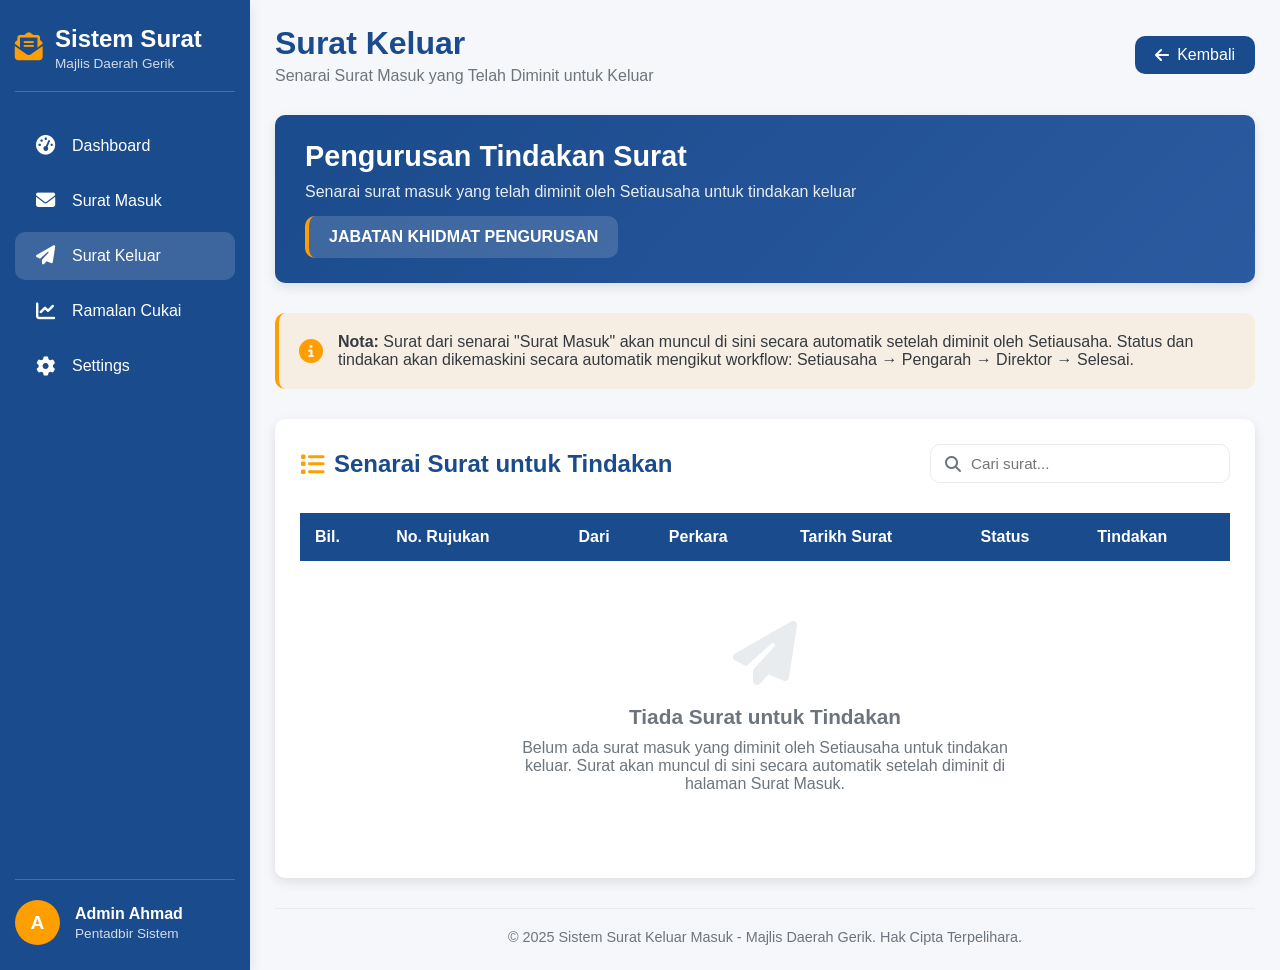
<file: surat-keluar.html>
<!DOCTYPE html>
<html lang="ms">
<head>
    <meta charset="UTF-8">
    <meta name="viewport" content="width=device-width, initial-scale=1.0">
    <title>Surat Keluar - Majlis Daerah Gerik</title>
    <link rel="stylesheet" href="https://cdnjs.cloudflare.com/ajax/libs/font-awesome/6.4.0/css/all.min.css">
    <style>
        * {
            margin: 0;
            padding: 0;
            box-sizing: border-box;
            font-family: 'Segoe UI', Tahoma, Geneva, Verdana, sans-serif;
        }

        :root {
            --primary: #1a4b8c;
            --secondary: #2c5aa0;
            --accent: #ff9e00;
            --light: #f8f9fa;
            --dark: #343a40;
            --success: #28a745;
            --warning: #ffc107;
            --danger: #dc3545;
            --info: #17a2b8;
            --gray: #6c757d;
            --light-gray: #e9ecef;
            --shadow: 0 4px 12px rgba(0, 0, 0, 0.1);
            --border-radius: 10px;
        }

        body {
            background-color: #f5f7fb;
            color: var(--dark);
            min-height: 100vh;
            display: flex;
        }

        /* Sidebar Styles */
        .sidebar {
            width: 250px;
            background-color: var(--primary);
            color: white;
            padding: 25px 15px;
            display: flex;
            flex-direction: column;
            box-shadow: var(--shadow);
            z-index: 100;
        }

        .logo {
            display: flex;
            align-items: center;
            margin-bottom: 30px;
            padding-bottom: 20px;
            border-bottom: 1px solid rgba(255, 255, 255, 0.2);
        }

        .logo-icon {
            font-size: 28px;
            margin-right: 12px;
            color: var(--accent);
        }

        .logo-text {
            font-size: 1.5rem;
            font-weight: 700;
        }

        .logo-subtext {
            font-size: 0.85rem;
            opacity: 0.8;
            margin-top: 3px;
        }

        .nav-menu {
            list-style: none;
            flex-grow: 1;
        }

        .nav-item {
            margin-bottom: 8px;
        }

        .nav-link {
            display: flex;
            align-items: center;
            padding: 14px 18px;
            color: white;
            text-decoration: none;
            border-radius: var(--border-radius);
            transition: all 0.3s ease;
        }

        .nav-link:hover, .nav-link.active {
            background-color: rgba(255, 255, 255, 0.15);
        }

        .nav-link i {
            font-size: 1.2rem;
            margin-right: 15px;
            width: 24px;
            text-align: center;
        }

        .user-info {
            margin-top: auto;
            padding-top: 20px;
            border-top: 1px solid rgba(255, 255, 255, 0.2);
            display: flex;
            align-items: center;
        }

        .user-avatar {
            width: 45px;
            height: 45px;
            border-radius: 50%;
            background-color: var(--accent);
            display: flex;
            align-items: center;
            justify-content: center;
            font-weight: bold;
            font-size: 1.2rem;
            margin-right: 15px;
        }

        .user-details h4 {
            font-size: 1rem;
            margin-bottom: 3px;
        }

        .user-details p {
            font-size: 0.85rem;
            opacity: 0.8;
        }

        /* Main Content Styles */
        .main-content {
            flex: 1;
            padding: 25px;
            overflow-y: auto;
        }

        .header {
            display: flex;
            justify-content: space-between;
            align-items: center;
            margin-bottom: 30px;
        }

        .page-title h1 {
            color: var(--primary);
            font-size: 2rem;
            margin-bottom: 5px;
        }

        .page-title p {
            color: var(--gray);
            font-size: 1rem;
        }

        .back-button {
            background-color: var(--primary);
            color: white;
            border: none;
            padding: 10px 20px;
            border-radius: var(--border-radius);
            cursor: pointer;
            display: flex;
            align-items: center;
            font-size: 1rem;
            transition: background-color 0.3s ease;
        }

        .back-button:hover {
            background-color: var(--secondary);
        }

        .back-button i {
            margin-right: 8px;
        }

        /* Welcome Section */
        .welcome-section {
            background: linear-gradient(135deg, var(--primary), var(--secondary));
            color: white;
            padding: 25px 30px;
            border-radius: var(--border-radius);
            margin-bottom: 30px;
            box-shadow: var(--shadow);
        }

        .welcome-section h2 {
            font-size: 1.8rem;
            margin-bottom: 10px;
            color: white;
        }

        .welcome-section p {
            font-size: 1rem;
            opacity: 0.9;
            max-width: 800px;
        }

        .department-title {
            background-color: rgba(255, 255, 255, 0.15);
            padding: 12px 20px;
            border-radius: var(--border-radius);
            display: inline-block;
            margin-top: 15px;
            font-weight: bold;
            border-left: 4px solid var(--accent);
        }

        /* Info Box */
        .info-box {
            background-color: rgba(255, 158, 0, 0.1);
            border-left: 4px solid var(--accent);
            padding: 20px;
            border-radius: var(--border-radius);
            margin-bottom: 30px;
            display: flex;
            align-items: center;
        }

        .info-box i {
            font-size: 1.5rem;
            color: var(--accent);
            margin-right: 15px;
        }

        .info-box p {
            color: var(--dark);
            font-size: 1rem;
            margin: 0;
        }

        /* Senarai Surat Section */
        .senarai-surat-section {
            background-color: white;
            padding: 25px;
            border-radius: var(--border-radius);
            box-shadow: var(--shadow);
        }

        .senarai-header {
            display: flex;
            justify-content: space-between;
            align-items: center;
            margin-bottom: 20px;
        }

        .senarai-header h3 {
            color: var(--primary);
            font-size: 1.5rem;
            display: flex;
            align-items: center;
        }

        .senarai-header h3 i {
            margin-right: 10px;
            color: var(--accent);
        }

        .search-box {
            position: relative;
            width: 300px;
        }

        .search-box input {
            width: 100%;
            padding: 10px 15px 10px 40px;
            border: 1px solid var(--light-gray);
            border-radius: var(--border-radius);
            font-size: 0.95rem;
        }

        .search-box i {
            position: absolute;
            left: 15px;
            top: 50%;
            transform: translateY(-50%);
            color: var(--gray);
        }

        /* Table Styles */
        .table-container {
            overflow-x: auto;
        }

        .surat-table {
            width: 100%;
            border-collapse: collapse;
            margin-top: 10px;
        }

        .surat-table thead {
            background-color: var(--primary);
            color: white;
        }

        .surat-table th {
            padding: 15px;
            text-align: left;
            font-weight: 600;
            white-space: nowrap;
        }

        .surat-table tbody tr {
            border-bottom: 1px solid var(--light-gray);
            transition: background-color 0.3s ease;
        }

        .surat-table tbody tr:hover {
            background-color: rgba(26, 75, 140, 0.05);
        }

        .surat-table td {
            padding: 15px;
            vertical-align: middle;
        }

        .surat-table .status {
            display: inline-block;
            padding: 5px 12px;
            border-radius: 20px;
            font-size: 0.85rem;
            font-weight: 600;
            text-align: center;
            white-space: nowrap;
        }

        .status-masak {
            background-color: rgba(40, 167, 69, 0.1);
            color: var(--success);
        }

        .status-pengarah {
            background-color: rgba(255, 193, 7, 0.1);
            color: var(--warning);
        }

        .status-direktor {
            background-color: rgba(26, 75, 140, 0.1);
            color: var(--primary);
        }

        .status-selesai {
            background-color: rgba(23, 162, 184, 0.1);
            color: var(--info);
        }

        /* Tindakan Column */
        .tindakan-container {
            display: flex;
            flex-direction: column;
            gap: 5px;
        }

        .tindakan-item {
            display: flex;
            align-items: center;
            font-size: 0.85rem;
            color: var(--dark);
        }

        .tindakan-item i {
            margin-right: 8px;
            width: 16px;
            text-align: center;
        }

        .tindakan-item.setiausaha i {
            color: var(--success);
        }

        .tindakan-item.pengarah i {
            color: var(--warning);
        }

        .tindakan-item.direktor i {
            color: var(--primary);
        }

        .tindakan-item.selesai i {
            color: var(--info);
        }

        /* Action Buttons */
        .action-buttons {
            display: flex;
            gap: 8px;
            flex-wrap: wrap;
        }

        .btn-action {
            padding: 6px 12px;
            border: none;
            border-radius: 5px;
            font-size: 0.85rem;
            cursor: pointer;
            display: flex;
            align-items: center;
            justify-content: center;
            transition: all 0.3s ease;
        }

        .btn-view {
            background-color: var(--primary);
            color: white;
        }

        .btn-view:hover {
            background-color: var(--secondary);
        }

        .btn-tindakan {
            background-color: var(--success);
            color: white;
        }

        .btn-tindakan:hover {
            background-color: #218838;
        }

        .btn-tindakan:disabled {
            background-color: var(--light-gray);
            color: var(--gray);
            cursor: not-allowed;
        }

        .btn-action i {
            font-size: 0.8rem;
        }

        .btn-action span {
            margin-left: 5px;
        }

        /* Workflow Status */
        .workflow-status {
            display: flex;
            align-items: center;
            margin-top: 5px;
            gap: 3px;
        }

        .workflow-step {
            display: flex;
            flex-direction: column;
            align-items: center;
            font-size: 0.7rem;
            color: var(--gray);
        }

        .workflow-icon {
            width: 24px;
            height: 24px;
            border-radius: 50%;
            display: flex;
            align-items: center;
            justify-content: center;
            margin-bottom: 3px;
            font-size: 0.7rem;
        }

        .workflow-icon.completed {
            background-color: var(--success);
            color: white;
        }

        .workflow-icon.current {
            background-color: var(--warning);
            color: white;
        }

        .workflow-icon.pending {
            background-color: var(--light-gray);
            color: var(--gray);
        }

        /* Empty State */
        .empty-state {
            text-align: center;
            padding: 60px 20px;
            color: var(--gray);
        }

        .empty-state i {
            font-size: 4rem;
            margin-bottom: 20px;
            color: var(--light-gray);
        }

        .empty-state h4 {
            font-size: 1.3rem;
            margin-bottom: 10px;
        }

        .empty-state p {
            font-size: 1rem;
            max-width: 500px;
            margin: 0 auto;
        }

        /* Footer */
        .footer {
            margin-top: 30px;
            text-align: center;
            color: var(--gray);
            font-size: 0.9rem;
            padding-top: 20px;
            border-top: 1px solid var(--light-gray);
        }

        /* Responsive Design */
        @media (max-width: 768px) {
            body {
                flex-direction: column;
            }
            
            .sidebar {
                width: 100%;
                padding: 15px;
                flex-direction: row;
                justify-content: space-between;
            }
            
            .logo {
                margin-bottom: 0;
                padding-bottom: 0;
                border-bottom: none;
            }
            
            .nav-menu {
                display: flex;
                flex-grow: 0;
            }
            
            .nav-item {
                margin-bottom: 0;
                margin-left: 10px;
            }
            
            .nav-link span {
                display: none;
            }
            
            .user-info {
                margin-top: 0;
                padding-top: 0;
                border-top: none;
            }
            
            .main-content {
                padding: 20px;
            }
            
            .senarai-header {
                flex-direction: column;
                align-items: flex-start;
                gap: 15px;
            }
            
            .search-box {
                width: 100%;
            }
            
            .btn-action span {
                display: none;
            }
        }

        @media (max-width: 576px) {
            .nav-link i {
                margin-right: 0;
            }
            
            .user-details {
                display: none;
            }
            
            .header {
                flex-direction: column;
                align-items: flex-start;
            }
            
            .back-button {
                margin-top: 15px;
                align-self: flex-start;
            }
            
            .workflow-status {
                flex-direction: column;
                align-items: flex-start;
                gap: 5px;
            }
        }
    </style>
</head>
<body>
    <!-- Sidebar -->
    <aside class="sidebar">
        <div class="logo">
            <div class="logo-icon">
                <i class="fas fa-envelope-open-text"></i>
            </div>
            <div>
                <div class="logo-text">Sistem Surat</div>
                <div class="logo-subtext">Majlis Daerah Gerik</div>
            </div>
        </div>
        
        <ul class="nav-menu">
            <li class="nav-item">
                <a href="dashboard.html" class="nav-link">
                    <i class="fas fa-tachometer-alt"></i>
                    <span>Dashboard</span>
                </a>
            </li>
            <li class="nav-item">
                <a href="surat-masuk.html" class="nav-link">
                    <i class="fas fa-envelope"></i>
                    <span>Surat Masuk</span>
                </a>
            </li>
            <li class="nav-item">
                <a href="surat-keluar.html" class="nav-link active">
                    <i class="fas fa-paper-plane"></i>
                    <span>Surat Keluar</span>
                </a>
            </li>
            <li class="nav-item">
                <a href="ramalan-cukai.html" class="nav-link">
                    <i class="fas fa-chart-line"></i>
                    <span>Ramalan Cukai</span>
                </a>
            </li>
            <li class="nav-item">
                <a href="settings.html" class="nav-link">
                    <i class="fas fa-cog"></i>
                    <span>Settings</span>
                </a>
            </li>
        </ul>
        
        <div class="user-info">
            <div class="user-avatar">A</div>
            <div class="user-details">
                <h4>Admin Ahmad</h4>
                <p>Pentadbir Sistem</p>
            </div>
        </div>
    </aside>
    
    <!-- Main Content -->
    <main class="main-content">
        <div class="header">
            <div class="page-title">
                <h1>Surat Keluar</h1>
                <p>Senarai Surat Masuk yang Telah Diminit untuk Keluar</p>
            </div>
            <button class="back-button" id="backButton">
                <i class="fas fa-arrow-left"></i> Kembali
            </button>
        </div>
        
        <!-- Welcome Section -->
        <section class="welcome-section">
            <h2>Pengurusan Tindakan Surat</h2>
            <p>Senarai surat masuk yang telah diminit oleh Setiausaha untuk tindakan keluar</p>
            <div class="department-title">JABATAN KHIDMAT PENGURUSAN</div>
        </section>
        
        <!-- Info Box -->
        <section class="info-box">
            <i class="fas fa-info-circle"></i>
            <p>
                <strong>Nota:</strong> Surat dari senarai "Surat Masuk" akan muncul di sini secara automatik 
                setelah diminit oleh Setiausaha. Status dan tindakan akan dikemaskini secara automatik 
                mengikut workflow: Setiausaha → Pengarah → Direktor → Selesai.
            </p>
        </section>
        
        <!-- Senarai Surat Section -->
        <section class="senarai-surat-section">
            <div class="senarai-header">
                <h3><i class="fas fa-list"></i> Senarai Surat untuk Tindakan</h3>
                <div class="search-box">
                    <i class="fas fa-search"></i>
                    <input type="text" id="searchInput" placeholder="Cari surat...">
                </div>
            </div>
            
            <div class="table-container">
                <table class="surat-table">
                    <thead>
                        <tr>
                            <th>Bil.</th>
                            <th>No. Rujukan</th>
                            <th>Dari</th>
                            <th>Perkara</th>
                            <th>Tarikh Surat</th>
                            <th>Status</th>
                            <th>Tindakan</th>
                        </tr>
                    </thead>
                    <tbody id="suratTableBody">
                        <!-- Data akan diisi oleh JavaScript -->
                    </tbody>
                </table>
                
                <!-- Empty State -->
                <div id="emptyState" class="empty-state">
                    <i class="fas fa-paper-plane"></i>
                    <h4>Tiada Surat untuk Tindakan</h4>
                    <p>Belum ada surat masuk yang diminit oleh Setiausaha untuk tindakan keluar. 
                       Surat akan muncul di sini secara automatik setelah diminit di halaman Surat Masuk.</p>
                </div>
            </div>
        </section>
        
        <!-- Footer -->
        <footer class="footer">
            <p>&copy; 2025 Sistem Surat Keluar Masuk - Majlis Daerah Gerik. Hak Cipta Terpelihara.</p>
        </footer>
    </main>
    
    <script>
        // Data untuk surat keluar (diambil dari surat masuk yang telah diminit)
        let suratUntukTindakan = JSON.parse(localStorage.getItem('suratUntukTindakan')) || [];
        
        // Workflow stages
        const workflowStages = [
            { id: 'setiausaha', name: 'Setiausaha', icon: 'fa-user', color: 'success' },
            { id: 'pengarah', name: 'Pengarah', icon: 'fa-user-tie', color: 'warning' },
            { id: 'direktor', name: 'Direktor', icon: 'fa-user-shield', color: 'primary' },
            { id: 'selesai', name: 'Selesai', icon: 'fa-check-circle', color: 'info' }
        ];
        
        // Initialize
        document.addEventListener('DOMContentLoaded', function() {
            loadSuratUntukTindakan();
            startAutoUpdate();
            
            // Sync data dari surat masuk yang telah diminit
            syncDataFromSuratMasuk();
        });
        
        // Sync data dari surat masuk
        function syncDataFromSuratMasuk() {
            const suratMasukData = JSON.parse(localStorage.getItem('suratMasukData')) || [];
            const suratDiminit = suratMasukData.filter(surat => surat.diminit === true);
            
            // Tambah surat yang telah diminit tetapi belum ada dalam senarai tindakan
            suratDiminit.forEach(surat => {
                const existingIndex = suratUntukTindakan.findIndex(item => item.id === surat.id);
                
                if (existingIndex === -1) {
                    // Convert surat masuk ke format surat untuk tindakan
                    const suratTindakan = {
                        id: surat.id || Date.now(),
                        noRujukan: surat.noRujukan,
                        dari: surat.dari,
                        perkara: surat.perkara,
                        tarikh: surat.tarikh,
                        timestamp: surat.timestamp,
                        status: 'masak', // Setiausaha telah siap
                        diminitOleh: 'Setiausaha',
                        diminitPada: surat.diminitPada || new Date().toISOString(),
                        tindakan: [
                            {
                                oleh: 'Setiausaha',
                                tindakan: 'Telah diminit',
                                masa: formatDateTime(surat.timestamp),
                                status: 'completed'
                            }
                        ]
                    };
                    
                    suratUntukTindakan.unshift(suratTindakan);
                }
            });
            
            localStorage.setItem('suratUntukTindakan', JSON.stringify(suratUntukTindakan));
            loadSuratUntukTindakan();
        }
        
        // Load surat untuk tindakan
        function loadSuratUntukTindakan() {
            const tableBody = document.getElementById('suratTableBody');
            const emptyState = document.getElementById('emptyState');
            
            if (suratUntukTindakan.length === 0) {
                tableBody.innerHTML = '';
                emptyState.style.display = 'block';
                return;
            }
            
            emptyState.style.display = 'none';
            
            tableBody.innerHTML = suratUntukTindakan.map((surat, index) => {
                const statusClass = getStatusClass(surat.status);
                const tindakanItems = generateTindakanItems(surat);
                const workflowHTML = generateWorkflowHTML(surat);
                const canTakeAction = surat.status !== 'selesai';
                
                return `
                    <tr>
                        <td>${index + 1}</td>
                        <td><strong>${surat.noRujukan}</strong></td>
                        <td>${surat.dari}</td>
                        <td>${surat.perkara}</td>
                        <td>${surat.tarikh}</td>
                        <td>
                            <span class="status ${statusClass}">
                                ${getStatusText(surat.status)}
                            </span>
                            ${workflowHTML}
                        </td>
                        <td>
                            <div class="tindakan-container">
                                ${tindakanItems}
                                <div class="action-buttons" style="margin-top: 5px;">
                                    <button class="btn-action btn-view" onclick="viewSurat(${index})">
                                        <i class="fas fa-eye"></i><span>View</span>
                                    </button>
                                    <button class="btn-action btn-tindakan" onclick="ambilTindakan(${index})" 
                                        ${!canTakeAction ? 'disabled' : ''}>
                                        <i class="fas fa-forward"></i><span>Tindakan</span>
                                    </button>
                                </div>
                            </div>
                        </td>
                    </tr>
                `;
            }).join('');
        }
        
        // Get status CSS class
        function getStatusClass(status) {
            switch(status) {
                case 'masak': return 'status-masak'; // Setiausaha siap
                case 'pengarah': return 'status-pengarah';
                case 'direktor': return 'status-direktor';
                case 'selesai': return 'status-selesai';
                default: return 'status-masak';
            }
        }
        
        // Get status text
        function getStatusText(status) {
            switch(status) {
                case 'masak': return 'Setiausaha';
                case 'pengarah': return 'Pengarah';
                case 'direktor': return 'Direktor';
                case 'selesai': return 'Selesai';
                default: return 'Setiausaha';
            }
        }
        
        // Generate tindakan items
        function generateTindakanItems(surat) {
            if (!surat.tindakan || surat.tindakan.length === 0) {
                return `
                    <div class="tindakan-item setiausaha">
                        <i class="fas fa-user"></i>
                        <strong>Setiausaha:</strong> Sedang memproses
                    </div>
                `;
            }
            
            return surat.tindakan.map(tindakan => {
                let itemClass = 'setiausaha';
                let icon = 'fa-user';
                
                if (tindakan.oleh === 'Pengarah') {
                    itemClass = 'pengarah';
                    icon = 'fa-user-tie';
                } else if (tindakan.oleh === 'Direktor') {
                    itemClass = 'direktor';
                    icon = 'fa-user-shield';
                } else if (tindakan.oleh === 'Selesai') {
                    itemClass = 'selesai';
                    icon = 'fa-check-circle';
                }
                
                return `
                    <div class="tindakan-item ${itemClass}">
                        <i class="fas ${icon}"></i>
                        <strong>${tindakan.oleh}:</strong> ${tindakan.tindakan}
                        <span style="margin-left: 5px; color: var(--gray); font-size: 0.8rem;">
                            (${tindakan.masa})
                        </span>
                    </div>
                `;
            }).join('');
        }
        
        // Generate workflow visualization
        function generateWorkflowHTML(surat) {
            const stages = ['setiausaha', 'pengarah', 'direktor', 'selesai'];
            const currentStage = getCurrentStage(surat.status);
            
            let workflow = '<div class="workflow-status">';
            
            stages.forEach((stage, index) => {
                let iconClass = 'pending';
                let iconText = index + 1;
                
                if (index < currentStage) {
                    iconClass = 'completed';
                } else if (index === currentStage) {
                    iconClass = 'current';
                }
                
                if (stage === 'selesai') {
                    iconText = '<i class="fas fa-check"></i>';
                }
                
                workflow += `
                    <div class="workflow-step">
                        <div class="workflow-icon ${iconClass}">
                            ${iconText}
                        </div>
                        <div>${workflowStages[index].name}</div>
                    </div>
                `;
                
                if (index < stages.length - 1) {
                    workflow += '<div style="width: 20px; height: 2px; background-color: var(--light-gray); margin-top: 11px;"></div>';
                }
            });
            
            workflow += '</div>';
            return workflow;
        }
        
        // Get current stage based on status
        function getCurrentStage(status) {
            switch(status) {
                case 'masak': return 1; // Setiausaha sahaja
                case 'pengarah': return 2; // Setiausaha + Pengarah
                case 'direktor': return 3; // Setiausaha + Pengarah + Direktor
                case 'selesai': return 4; // Semua selesai
                default: return 1;
            }
        }
        
        // Format date time
        function formatDateTime(timestamp) {
            const date = new Date(timestamp);
            return date.toLocaleTimeString('ms-MY', { 
                hour: '2-digit', 
                minute: '2-digit',
                hour12: false 
            });
        }
        
        // Auto update workflow
        function startAutoUpdate() {
            setInterval(() => {
                updateWorkflowStatus();
            }, 60000); // Update setiap 60 saat
        }
        
        // Update workflow status secara automatik
        function updateWorkflowStatus() {
            const now = Date.now();
            let hasChanges = false;
            
            suratUntukTindakan.forEach((surat, index) => {
                const timeSinceLastAction = now - (surat.timestamp || now);
                
                // Auto update status berdasarkan masa jika tiada tindakan manual
                if (surat.status === 'masak' && timeSinceLastAction > 180000) { // 3 minit
                    surat.status = 'pengarah';
                    if (!surat.tindakan) surat.tindakan = [];
                    surat.tindakan.push({
                        oleh: 'Pengarah',
                        tindakan: 'Auto: Sedang menyemak',
                        masa: formatDateTime(now),
                        status: 'current'
                    });
                    hasChanges = true;
                } else if (surat.status === 'pengarah' && timeSinceLastAction > 300000) { // 5 minit
                    surat.status = 'direktor';
                    surat.tindakan.push({
                        oleh: 'Direktor',
                        tindakan: 'Auto: Dihantar untuk kelulusan',
                        masa: formatDateTime(now),
                        status: 'current'
                    });
                    hasChanges = true;
                }
            });
            
            if (hasChanges) {
                localStorage.setItem('suratUntukTindakan', JSON.stringify(suratUntukTindakan));
                loadSuratUntukTindakan();
            }
        }
        
        // View surat
        window.viewSurat = function(index) {
            const surat = suratUntukTindakan[index];
            let tindakanText = '';
            
            if (surat.tindakan && surat.tindakan.length > 0) {
                tindakanText = '\n\nTINDAKAN:\n' + surat.tindakan.map(t => 
                    `• ${t.oleh}: ${t.tindakan} (${t.masa})`
                ).join('\n');
            }
            
            alert(
                `MAKLUMAT SURAT UNTUK TINDAKAN\n\n` +
                `No. Rujukan: ${surat.noRujukan}\n` +
                `Dari: ${surat.dari}\n` +
                `Perkara: ${surat.perkara}\n` +
                `Tarikh Surat: ${surat.tarikh}\n` +
                `Status Semasa: ${getStatusText(surat.status)}\n` +
                `Diminit oleh: ${surat.diminitOleh || 'Setiausaha'}\n` +
                `Diminit pada: ${new Date(surat.diminitPada || surat.timestamp).toLocaleString('ms-MY')}` +
                tindakanText
            );
        };
        
        // Ambil tindakan
        window.ambilTindakan = function(index) {
            const surat = suratUntukTindakan[index];
            
            if (surat.status === 'selesai') {
                alert('Surat ini telah selesai diproses.');
                return;
            }
            
            const nextStage = getNextStage(surat.status);
            const stageName = getStageName(nextStage);
            const actions = getAvailableActions(surat.status);
            
            const actionText = prompt(
                `Ambil tindakan untuk surat: ${surat.noRujukan}\n\n` +
                `Status semasa: ${getStatusText(surat.status)}\n` +
                `Tindakan yang boleh diambil:\n${actions.map(a => `• ${a}`).join('\n')}\n\n` +
                `Sila masukkan tindakan anda:`,
                `Telah ${nextStage === 'selesai' ? 'menyelesaikan' : 'memproses'} surat`
            );
            
            if (actionText !== null && actionText.trim() !== '') {
                // Update status
                surat.status = nextStage;
                
                // Add to tindakan history
                if (!surat.tindakan) surat.tindakan = [];
                surat.tindakan.push({
                    oleh: stageName,
                    tindakan: actionText.trim(),
                    masa: formatDateTime(Date.now()),
                    status: 'completed'
                });
                
                // Update timestamp
                surat.timestamp = Date.now();
                
                localStorage.setItem('suratUntukTindakan', JSON.stringify(suratUntukTindakan));
                loadSuratUntukTindakan();
                
                alert(`Tindakan berjaya direkodkan. Status dikemaskini ke: ${getStatusText(nextStage)}`);
            }
        };
        
        // Get next stage
        function getNextStage(currentStatus) {
            switch(currentStatus) {
                case 'masak': return 'pengarah';
                case 'pengarah': return 'direktor';
                case 'direktor': return 'selesai';
                default: return 'selesai';
            }
        }
        
        // Get stage name
        function getStageName(stage) {
            switch(stage) {
                case 'masak': return 'Setiausaha';
                case 'pengarah': return 'Pengarah';
                case 'direktor': return 'Direktor';
                case 'selesai': return 'Selesai';
                default: return 'Setiausaha';
            }
        }
        
        // Get available actions based on status
        function getAvailableActions(status) {
            switch(status) {
                case 'masak':
                    return ['Terima untuk semakan', 'Proses untuk pengarah', 'Kemaskini maklumat'];
                case 'pengarah':
                    return ['Semak dan sahkan', 'Hantar untuk kelulusan', 'Minta tambahan maklumat'];
                case 'direktor':
                    return ['Luluskan surat', 'Tandakan selesai', 'Kembalikan untuk pembetulan'];
                default:
                    return ['Tandakan sebagai selesai'];
            }
        }
        
        // Search functionality
        document.getElementById('searchInput').addEventListener('input', function(e) {
            const searchTerm = e.target.value.toLowerCase();
            const rows = document.querySelectorAll('#suratTableBody tr');
            
            rows.forEach(row => {
                const text = row.textContent.toLowerCase();
                row.style.display = text.includes(searchTerm) ? '' : 'none';
            });
        });
        
        // Simple back button functionality
        document.getElementById('backButton').addEventListener('click', function() {
            window.history.back();
        });
        
        // Highlight current page in navigation
        document.querySelectorAll('.nav-link').forEach(link => {
            if (link.getAttribute('href') === 'surat-keluar.html') {
                link.classList.add('active');
            }
        });
    </script>
</body>
</html>
</file>
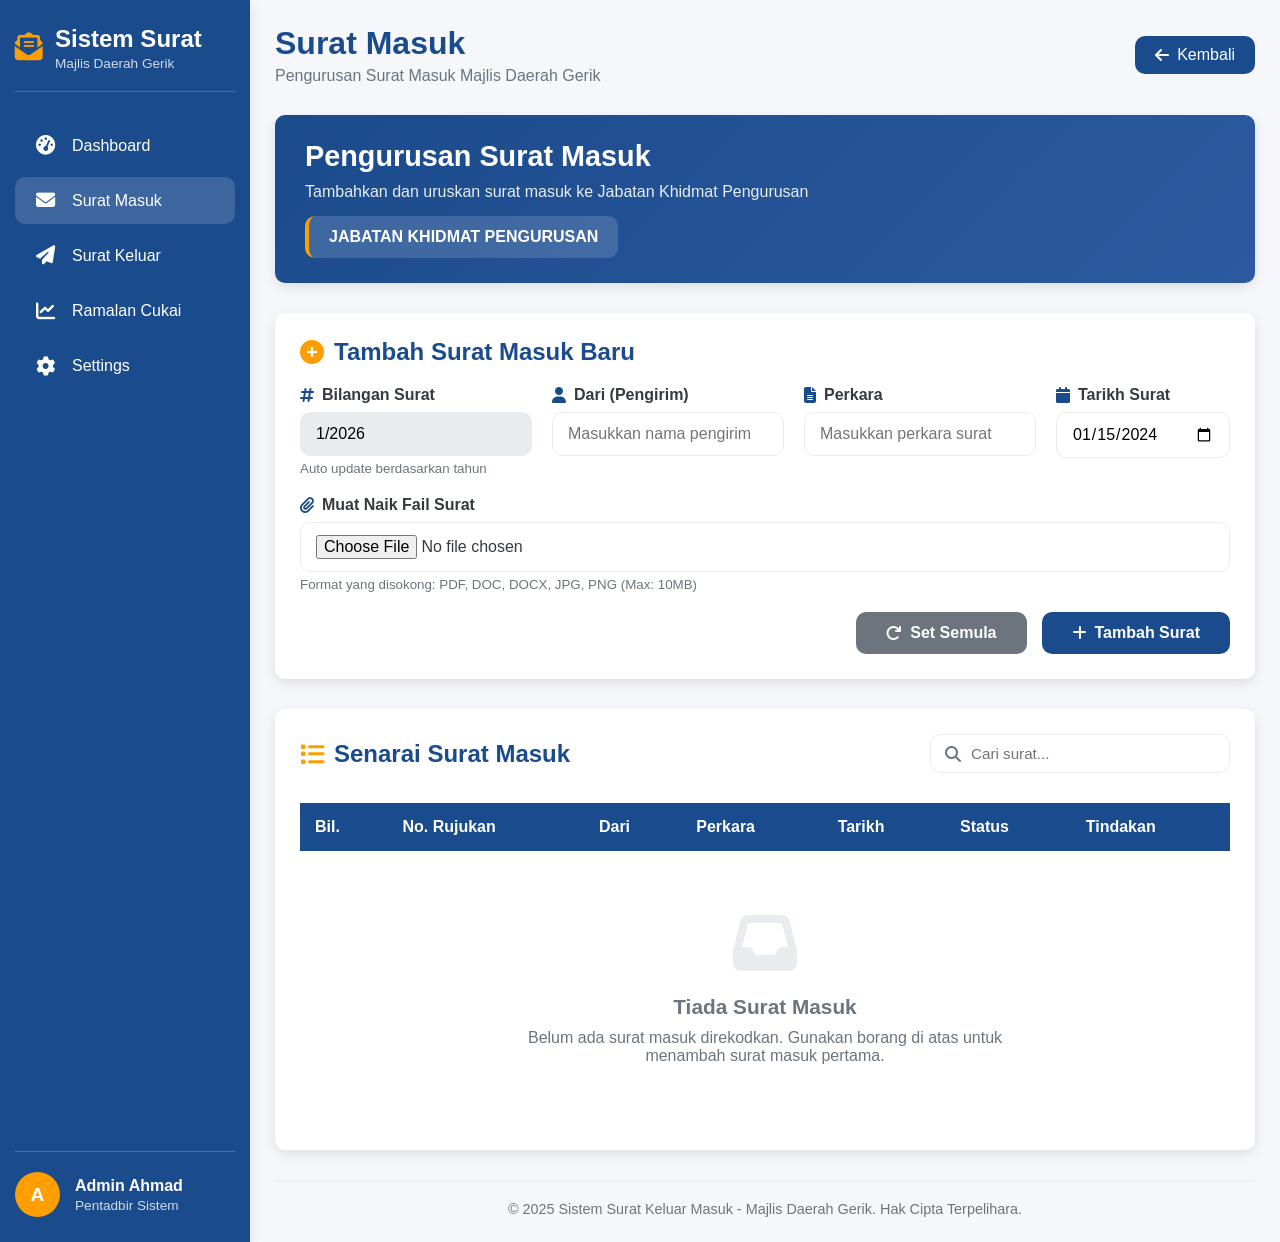
<file: surat-masuk.html>
<!DOCTYPE html>
<html lang="ms">
<head>
    <meta charset="UTF-8">
    <meta name="viewport" content="width=device-width, initial-scale=1.0">
    <title>Surat Masuk - Majlis Daerah Gerik</title>
    <link rel="stylesheet" href="https://cdnjs.cloudflare.com/ajax/libs/font-awesome/6.4.0/css/all.min.css">
    <style>
        * {
            margin: 0;
            padding: 0;
            box-sizing: border-box;
            font-family: 'Segoe UI', Tahoma, Geneva, Verdana, sans-serif;
        }

        :root {
            --primary: #1a4b8c;
            --secondary: #2c5aa0;
            --accent: #ff9e00;
            --light: #f8f9fa;
            --dark: #343a40;
            --success: #28a745;
            --warning: #ffc107;
            --danger: #dc3545;
            --gray: #6c757d;
            --light-gray: #e9ecef;
            --shadow: 0 4px 12px rgba(0, 0, 0, 0.1);
            --border-radius: 10px;
        }

        body {
            background-color: #f5f7fb;
            color: var(--dark);
            min-height: 100vh;
            display: flex;
        }

        /* Sidebar Styles */
        .sidebar {
            width: 250px;
            background-color: var(--primary);
            color: white;
            padding: 25px 15px;
            display: flex;
            flex-direction: column;
            box-shadow: var(--shadow);
            z-index: 100;
        }

        .logo {
            display: flex;
            align-items: center;
            margin-bottom: 30px;
            padding-bottom: 20px;
            border-bottom: 1px solid rgba(255, 255, 255, 0.2);
        }

        .logo-icon {
            font-size: 28px;
            margin-right: 12px;
            color: var(--accent);
        }

        .logo-text {
            font-size: 1.5rem;
            font-weight: 700;
        }

        .logo-subtext {
            font-size: 0.85rem;
            opacity: 0.8;
            margin-top: 3px;
        }

        .nav-menu {
            list-style: none;
            flex-grow: 1;
        }

        .nav-item {
            margin-bottom: 8px;
        }

        .nav-link {
            display: flex;
            align-items: center;
            padding: 14px 18px;
            color: white;
            text-decoration: none;
            border-radius: var(--border-radius);
            transition: all 0.3s ease;
        }

        .nav-link:hover, .nav-link.active {
            background-color: rgba(255, 255, 255, 0.15);
        }

        .nav-link i {
            font-size: 1.2rem;
            margin-right: 15px;
            width: 24px;
            text-align: center;
        }

        .user-info {
            margin-top: auto;
            padding-top: 20px;
            border-top: 1px solid rgba(255, 255, 255, 0.2);
            display: flex;
            align-items: center;
        }

        .user-avatar {
            width: 45px;
            height: 45px;
            border-radius: 50%;
            background-color: var(--accent);
            display: flex;
            align-items: center;
            justify-content: center;
            font-weight: bold;
            font-size: 1.2rem;
            margin-right: 15px;
        }

        .user-details h4 {
            font-size: 1rem;
            margin-bottom: 3px;
        }

        .user-details p {
            font-size: 0.85rem;
            opacity: 0.8;
        }

        /* Main Content Styles */
        .main-content {
            flex: 1;
            padding: 25px;
            overflow-y: auto;
        }

        .header {
            display: flex;
            justify-content: space-between;
            align-items: center;
            margin-bottom: 30px;
        }

        .page-title h1 {
            color: var(--primary);
            font-size: 2rem;
            margin-bottom: 5px;
        }

        .page-title p {
            color: var(--gray);
            font-size: 1rem;
        }

        .back-button {
            background-color: var(--primary);
            color: white;
            border: none;
            padding: 10px 20px;
            border-radius: var(--border-radius);
            cursor: pointer;
            display: flex;
            align-items: center;
            font-size: 1rem;
            transition: background-color 0.3s ease;
        }

        .back-button:hover {
            background-color: var(--secondary);
        }

        .back-button i {
            margin-right: 8px;
        }

        /* Welcome Section */
        .welcome-section {
            background: linear-gradient(135deg, var(--primary), var(--secondary));
            color: white;
            padding: 25px 30px;
            border-radius: var(--border-radius);
            margin-bottom: 30px;
            box-shadow: var(--shadow);
        }

        .welcome-section h2 {
            font-size: 1.8rem;
            margin-bottom: 10px;
            color: white;
        }

        .welcome-section p {
            font-size: 1rem;
            opacity: 0.9;
            max-width: 800px;
        }

        .department-title {
            background-color: rgba(255, 255, 255, 0.15);
            padding: 12px 20px;
            border-radius: var(--border-radius);
            display: inline-block;
            margin-top: 15px;
            font-weight: bold;
            border-left: 4px solid var(--accent);
        }

        /* Tambah Surat Section */
        .tambah-surat-section {
            background-color: white;
            padding: 25px;
            border-radius: var(--border-radius);
            box-shadow: var(--shadow);
            margin-bottom: 30px;
        }

        .tambah-surat-section h3 {
            color: var(--primary);
            font-size: 1.5rem;
            margin-bottom: 20px;
            display: flex;
            align-items: center;
        }

        .tambah-surat-section h3 i {
            margin-right: 10px;
            color: var(--accent);
        }

        .form-grid {
            display: grid;
            grid-template-columns: repeat(4, 1fr);
            gap: 20px;
            margin-bottom: 20px;
        }

        @media (max-width: 1024px) {
            .form-grid {
                grid-template-columns: repeat(2, 1fr);
            }
        }

        @media (max-width: 576px) {
            .form-grid {
                grid-template-columns: 1fr;
            }
        }

        .form-group {
            display: flex;
            flex-direction: column;
        }

        .form-group label {
            margin-bottom: 8px;
            font-weight: 600;
            color: var(--dark);
            display: flex;
            align-items: center;
        }

        .form-group label i {
            margin-right: 8px;
            color: var(--primary);
        }

        .form-control {
            padding: 12px 15px;
            border: 1px solid var(--light-gray);
            border-radius: var(--border-radius);
            font-size: 1rem;
            transition: all 0.3s ease;
        }

        .form-control:focus {
            outline: none;
            border-color: var(--primary);
            box-shadow: 0 0 0 3px rgba(26, 75, 140, 0.1);
        }

        .form-control[readonly] {
            background-color: var(--light-gray);
            cursor: not-allowed;
        }

        .form-actions {
            display: flex;
            justify-content: flex-end;
            gap: 15px;
            margin-top: 20px;
        }

        .btn {
            padding: 12px 30px;
            border: none;
            border-radius: var(--border-radius);
            font-size: 1rem;
            font-weight: 600;
            cursor: pointer;
            display: flex;
            align-items: center;
            justify-content: center;
            transition: all 0.3s ease;
        }

        .btn-primary {
            background-color: var(--primary);
            color: white;
        }

        .btn-primary:hover {
            background-color: var(--secondary);
        }

        .btn-secondary {
            background-color: var(--gray);
            color: white;
        }

        .btn-secondary:hover {
            background-color: #5a6268;
        }

        .btn i {
            margin-right: 8px;
        }

        /* Senarai Surat Section */
        .senarai-surat-section {
            background-color: white;
            padding: 25px;
            border-radius: var(--border-radius);
            box-shadow: var(--shadow);
        }

        .senarai-header {
            display: flex;
            justify-content: space-between;
            align-items: center;
            margin-bottom: 20px;
        }

        .senarai-header h3 {
            color: var(--primary);
            font-size: 1.5rem;
            display: flex;
            align-items: center;
        }

        .senarai-header h3 i {
            margin-right: 10px;
            color: var(--accent);
        }

        .search-box {
            position: relative;
            width: 300px;
        }

        .search-box input {
            width: 100%;
            padding: 10px 15px 10px 40px;
            border: 1px solid var(--light-gray);
            border-radius: var(--border-radius);
            font-size: 0.95rem;
        }

        .search-box i {
            position: absolute;
            left: 15px;
            top: 50%;
            transform: translateY(-50%);
            color: var(--gray);
        }

        /* Table Styles */
        .table-container {
            overflow-x: auto;
        }

        .surat-table {
            width: 100%;
            border-collapse: collapse;
            margin-top: 10px;
        }

        .surat-table thead {
            background-color: var(--primary);
            color: white;
        }

        .surat-table th {
            padding: 15px;
            text-align: left;
            font-weight: 600;
            white-space: nowrap;
        }

        .surat-table tbody tr {
            border-bottom: 1px solid var(--light-gray);
            transition: background-color 0.3s ease;
        }

        .surat-table tbody tr:hover {
            background-color: rgba(26, 75, 140, 0.05);
        }

        .surat-table td {
            padding: 15px;
            vertical-align: middle;
        }

        .surat-table .status {
            display: inline-block;
            padding: 5px 12px;
            border-radius: 20px;
            font-size: 0.85rem;
            font-weight: 600;
            text-align: center;
        }

        .status-baru {
            background-color: rgba(40, 167, 69, 0.1);
            color: var(--success);
        }

        .status-dikunci {
            background-color: rgba(220, 53, 69, 0.1);
            color: var(--danger);
        }

        .action-buttons {
            display: flex;
            gap: 8px;
        }

        .btn-action {
            padding: 6px 12px;
            border: none;
            border-radius: 5px;
            font-size: 0.85rem;
            cursor: pointer;
            display: flex;
            align-items: center;
            justify-content: center;
            transition: all 0.3s ease;
        }

        .btn-view {
            background-color: var(--primary);
            color: white;
        }

        .btn-view:hover {
            background-color: var(--secondary);
        }

        .btn-edit {
            background-color: var(--warning);
            color: var(--dark);
        }

        .btn-edit:hover {
            background-color: #e0a800;
        }

        .btn-edit:disabled {
            background-color: var(--light-gray);
            color: var(--gray);
            cursor: not-allowed;
        }

        .btn-delete {
            background-color: var(--danger);
            color: white;
        }

        .btn-delete:hover {
            background-color: #c82333;
        }

        .btn-action i {
            font-size: 0.8rem;
        }

        .btn-action span {
            margin-left: 5px;
        }

        /* Empty State */
        .empty-state {
            text-align: center;
            padding: 60px 20px;
            color: var(--gray);
        }

        .empty-state i {
            font-size: 4rem;
            margin-bottom: 20px;
            color: var(--light-gray);
        }

        .empty-state h4 {
            font-size: 1.3rem;
            margin-bottom: 10px;
        }

        .empty-state p {
            font-size: 1rem;
            max-width: 500px;
            margin: 0 auto;
        }

        /* Footer */
        .footer {
            margin-top: 30px;
            text-align: center;
            color: var(--gray);
            font-size: 0.9rem;
            padding-top: 20px;
            border-top: 1px solid var(--light-gray);
        }

        /* Responsive Design */
        @media (max-width: 768px) {
            body {
                flex-direction: column;
            }
            
            .sidebar {
                width: 100%;
                padding: 15px;
                flex-direction: row;
                justify-content: space-between;
            }
            
            .logo {
                margin-bottom: 0;
                padding-bottom: 0;
                border-bottom: none;
            }
            
            .nav-menu {
                display: flex;
                flex-grow: 0;
            }
            
            .nav-item {
                margin-bottom: 0;
                margin-left: 10px;
            }
            
            .nav-link span {
                display: none;
            }
            
            .user-info {
                margin-top: 0;
                padding-top: 0;
                border-top: none;
            }
            
            .main-content {
                padding: 20px;
            }
            
            .senarai-header {
                flex-direction: column;
                align-items: flex-start;
                gap: 15px;
            }
            
            .search-box {
                width: 100%;
            }
            
            .btn-action span {
                display: none;
            }
        }

        @media (max-width: 576px) {
            .nav-link i {
                margin-right: 0;
            }
            
            .user-details {
                display: none;
            }
            
            .header {
                flex-direction: column;
                align-items: flex-start;
            }
            
            .back-button {
                margin-top: 15px;
                align-self: flex-start;
            }
            
            .form-actions {
                flex-direction: column;
            }
            
            .btn {
                width: 100%;
            }
        }
    </style>
</head>
<body>
    <!-- Sidebar -->
    <aside class="sidebar">
        <div class="logo">
            <div class="logo-icon">
                <i class="fas fa-envelope-open-text"></i>
            </div>
            <div>
                <div class="logo-text">Sistem Surat</div>
                <div class="logo-subtext">Majlis Daerah Gerik</div>
            </div>
        </div>
        
        <ul class="nav-menu">
            <li class="nav-item">
                <a href="dashboard.html" class="nav-link">
                    <i class="fas fa-tachometer-alt"></i>
                    <span>Dashboard</span>
                </a>
            </li>
            <li class="nav-item">
                <a href="surat-masuk.html" class="nav-link active">
                    <i class="fas fa-envelope"></i>
                    <span>Surat Masuk</span>
                </a>
            </li>
            <li class="nav-item">
                <a href="surat-keluar.html" class="nav-link">
                    <i class="fas fa-paper-plane"></i>
                    <span>Surat Keluar</span>
                </a>
            </li>
            <li class="nav-item">
                <a href="ramalan-cukai.html" class="nav-link">
                    <i class="fas fa-chart-line"></i>
                    <span>Ramalan Cukai</span>
                </a>
            </li>
            <li class="nav-item">
                <a href="settings.html" class="nav-link">
                    <i class="fas fa-cog"></i>
                    <span>Settings</span>
                </a>
            </li>
        </ul>
        
        <div class="user-info">
            <div class="user-avatar">A</div>
            <div class="user-details">
                <h4>Admin Ahmad</h4>
                <p>Pentadbir Sistem</p>
            </div>
        </div>
    </aside>
    
    <!-- Main Content -->
    <main class="main-content">
        <div class="header">
            <div class="page-title">
                <h1>Surat Masuk</h1>
                <p>Pengurusan Surat Masuk Majlis Daerah Gerik</p>
            </div>
            <button class="back-button" id="backButton">
                <i class="fas fa-arrow-left"></i> Kembali
            </button>
        </div>
        
        <!-- Welcome Section -->
        <section class="welcome-section">
            <h2>Pengurusan Surat Masuk</h2>
            <p>Tambahkan dan uruskan surat masuk ke Jabatan Khidmat Pengurusan</p>
            <div class="department-title">JABATAN KHIDMAT PENGURUSAN</div>
        </section>
        
        <!-- Tambah Surat Section -->
        <section class="tambah-surat-section">
            <h3><i class="fas fa-plus-circle"></i> Tambah Surat Masuk Baru</h3>
            
            <div class="form-grid">
                <div class="form-group">
                    <label><i class="fas fa-hashtag"></i> Bilangan Surat</label>
                    <input type="text" id="bilanganSurat" class="form-control" value="1/2024" readonly>
                    <small class="form-text" style="color: var(--gray); margin-top: 5px;">Auto update berdasarkan tahun</small>
                </div>
                
                <div class="form-group">
                    <label><i class="fas fa-user"></i> Dari (Pengirim)</label>
                    <input type="text" id="dariSurat" class="form-control" placeholder="Masukkan nama pengirim">
                </div>
                
                <div class="form-group">
                    <label><i class="fas fa-file-alt"></i> Perkara</label>
                    <input type="text" id="perkaraSurat" class="form-control" placeholder="Masukkan perkara surat">
                </div>
                
                <div class="form-group">
                    <label><i class="fas fa-calendar"></i> Tarikh Surat</label>
                    <input type="date" id="tarikhSurat" class="form-control" value="2024-01-15">
                </div>
            </div>
            
            <div class="form-group">
                <label><i class="fas fa-paperclip"></i> Muat Naik Fail Surat</label>
                <input type="file" id="failSurat" class="form-control" accept=".pdf,.doc,.docx,.jpg,.png">
                <small class="form-text" style="color: var(--gray); margin-top: 5px;">Format yang disokong: PDF, DOC, DOCX, JPG, PNG (Max: 10MB)</small>
            </div>
            
            <div class="form-actions">
                <button type="button" class="btn btn-secondary" id="resetBtn">
                    <i class="fas fa-redo"></i> Set Semula
                </button>
                <button type="button" class="btn btn-primary" id="tambahBtn">
                    <i class="fas fa-plus"></i> Tambah Surat
                </button>
            </div>
        </section>
        
        <!-- Senarai Surat Section -->
        <section class="senarai-surat-section">
            <div class="senarai-header">
                <h3><i class="fas fa-list"></i> Senarai Surat Masuk</h3>
                <div class="search-box">
                    <i class="fas fa-search"></i>
                    <input type="text" id="searchInput" placeholder="Cari surat...">
                </div>
            </div>
            
            <div class="table-container">
                <table class="surat-table">
                    <thead>
                        <tr>
                            <th>Bil.</th>
                            <th>No. Rujukan</th>
                            <th>Dari</th>
                            <th>Perkara</th>
                            <th>Tarikh</th>
                            <th>Status</th>
                            <th>Tindakan</th>
                        </tr>
                    </thead>
                    <tbody id="suratTableBody">
                        <!-- Data akan diisi oleh JavaScript -->
                    </tbody>
                </table>
                
                <!-- Empty State (akan disembunyikan apabila ada data) -->
                <div id="emptyState" class="empty-state">
                    <i class="fas fa-inbox"></i>
                    <h4>Tiada Surat Masuk</h4>
                    <p>Belum ada surat masuk direkodkan. Gunakan borang di atas untuk menambah surat masuk pertama.</p>
                </div>
            </div>
        </section>
        
        <!-- Footer -->
        <footer class="footer">
            <p>&copy; 2025 Sistem Surat Keluar Masuk - Majlis Daerah Gerik. Hak Cipta Terpelihara.</p>
        </footer>
    </main>
    
    <script>
        // Data storage for surat masuk
        let suratMasukData = JSON.parse(localStorage.getItem('suratMasukData')) || [];
        let currentBilangan = JSON.parse(localStorage.getItem('currentBilangan')) || { tahun: 2024, sequence: 1 };
        
        // Initialize
        document.addEventListener('DOMContentLoaded', function() {
            updateBilanganDisplay();
            loadSuratMasukData();
            updateAutoLockStatus();
        });
        
        // Auto update bilangan surat (1/2024, 2/2024, etc.)
        function updateBilanganDisplay() {
            const currentYear = new Date().getFullYear();
            
            if (currentBilangan.tahun !== currentYear) {
                currentBilangan = { tahun: currentYear, sequence: 1 };
                localStorage.setItem('currentBilangan', JSON.stringify(currentBilangan));
            }
            
            document.getElementById('bilanganSurat').value = 
                `${currentBilangan.sequence}/${currentBilangan.tahun}`;
        }
        
        // Increment bilangan sequence
        function incrementBilangan() {
            currentBilangan.sequence++;
            localStorage.setItem('currentBilangan', JSON.stringify(currentBilangan));
            updateBilanganDisplay();
        }
        
        // Load surat masuk data
        function loadSuratMasukData() {
            const tableBody = document.getElementById('suratTableBody');
            const emptyState = document.getElementById('emptyState');
            
            if (suratMasukData.length === 0) {
                tableBody.innerHTML = '';
                emptyState.style.display = 'block';
                return;
            }
            
            emptyState.style.display = 'none';
            
            tableBody.innerHTML = suratMasukData.map((surat, index) => {
                const isLocked = isSuratLocked(surat.timestamp);
                const timeRemaining = getTimeRemaining(surat.timestamp);
                
                return `
                    <tr>
                        <td>${index + 1}</td>
                        <td><strong>${surat.noRujukan}</strong></td>
                        <td>${surat.dari}</td>
                        <td>${surat.perkara}</td>
                        <td>${surat.tarikh}</td>
                        <td>
                            <span class="status ${isLocked ? 'status-dikunci' : 'status-baru'}">
                                ${isLocked ? '<i class="fas fa-lock"></i> Dikunci' : '<i class="fas fa-clock"></i> Baru'}
                                ${!isLocked ? `(${timeRemaining})` : ''}
                            </span>
                        </td>
                        <td>
                            <div class="action-buttons">
                                <button class="btn-action btn-view" onclick="viewSurat(${index})">
                                    <i class="fas fa-eye"></i><span>View</span>
                                </button>
                                <button class="btn-action btn-edit" onclick="editSurat(${index})" 
                                    ${isLocked ? 'disabled' : ''}>
                                    <i class="fas fa-edit"></i><span>Edit</span>
                                </button>
                                <button class="btn-action btn-delete" onclick="deleteSurat(${index})">
                                    <i class="fas fa-trash"></i><span>Delete</span>
                                </button>
                            </div>
                        </td>
                    </tr>
                `;
            }).join('');
        }
        
        // Check if surat is locked (5 minutes)
        function isSuratLocked(timestamp) {
            const now = Date.now();
            const fiveMinutes = 5 * 60 * 1000; // 5 minutes in milliseconds
            return (now - timestamp) > fiveMinutes;
        }
        
        // Get time remaining before lock
        function getTimeRemaining(timestamp) {
            const now = Date.now();
            const fiveMinutes = 5 * 60 * 1000;
            const timeLeft = fiveMinutes - (now - timestamp);
            
            if (timeLeft <= 0) return '0:00';
            
            const minutes = Math.floor(timeLeft / 60000);
            const seconds = Math.floor((timeLeft % 60000) / 1000);
            
            return `${minutes}:${seconds.toString().padStart(2, '0')}`;
        }
        
        // Update auto lock status every second
        function updateAutoLockStatus() {
            setInterval(() => {
                loadSuratMasukData();
            }, 1000); // Update every second
        }
        
        // Add new surat masuk
        document.getElementById('tambahBtn').addEventListener('click', function() {
            const dari = document.getElementById('dariSurat').value.trim();
            const perkara = document.getElementById('perkaraSurat').value.trim();
            const tarikh = document.getElementById('tarikhSurat').value;
            const fail = document.getElementById('failSurat').files[0];
            
            if (!dari || !perkara || !tarikh) {
                alert('Sila isi semua maklumat yang diperlukan');
                return;
            }
            
            const newSurat = {
                noRujukan: document.getElementById('bilanganSurat').value,
                dari: dari,
                perkara: perkara,
                tarikh: tarikh,
                fail: fail ? fail.name : 'Tiada fail',
                timestamp: Date.now(),
                createdDate: new Date().toLocaleDateString('ms-MY')
            };
            
            suratMasukData.unshift(newSurat); // Add to beginning
            localStorage.setItem('suratMasukData', JSON.stringify(suratMasukData));
            
            incrementBilangan();
            resetForm();
            loadSuratMasukData();
            
            alert(`Surat masuk ${newSurat.noRujukan} berjaya ditambah!`);
        });
        
        // Reset form
        document.getElementById('resetBtn').addEventListener('click', resetForm);
        
        function resetForm() {
            document.getElementById('dariSurat').value = '';
            document.getElementById('perkaraSurat').value = '';
            document.getElementById('tarikhSurat').value = '2024-01-15';
            document.getElementById('failSurat').value = '';
        }
        
        // View surat
        window.viewSurat = function(index) {
            const surat = suratMasukData[index];
            alert(
                `MAKLUMAT SURAT MASUK\n\n` +
                `No. Rujukan: ${surat.noRujukan}\n` +
                `Dari: ${surat.dari}\n` +
                `Perkara: ${surat.perkara}\n` +
                `Tarikh: ${surat.tarikh}\n` +
                `Fail: ${surat.fail}\n` +
                `Direkod pada: ${new Date(surat.timestamp).toLocaleString('ms-MY')}`
            );
        };
        
        // Edit surat (only if not locked)
        window.editSurat = function(index) {
            const surat = suratMasukData[index];
            
            if (isSuratLocked(surat.timestamp)) {
                alert('Surat ini telah dikunci dan tidak boleh diedit selepas 5 minit.');
                return;
            }
            
            const newPerkara = prompt('Sila kemaskini perkara surat:', surat.perkara);
            if (newPerkara !== null && newPerkara.trim() !== '') {
                suratMasukData[index].perkara = newPerkara.trim();
                localStorage.setItem('suratMasukData', JSON.stringify(suratMasukData));
                loadSuratMasukData();
                alert('Perkara surat berjaya dikemaskini.');
            }
        };
        
        // Delete surat
        window.deleteSurat = function(index) {
            if (confirm('Adakah anda pasti ingin memadam surat ini?')) {
                suratMasukData.splice(index, 1);
                localStorage.setItem('suratMasukData', JSON.stringify(suratMasukData));
                loadSuratMasukData();
                alert('Surat berjaya dipadam.');
            }
        };
        
        // Search functionality
        document.getElementById('searchInput').addEventListener('input', function(e) {
            const searchTerm = e.target.value.toLowerCase();
            const rows = document.querySelectorAll('#suratTableBody tr');
            
            rows.forEach(row => {
                const text = row.textContent.toLowerCase();
                row.style.display = text.includes(searchTerm) ? '' : 'none';
            });
        });
        
        // Simple back button functionality
        document.getElementById('backButton').addEventListener('click', function() {
            window.history.back();
        });
        
        // Highlight current page in navigation
        document.querySelectorAll('.nav-link').forEach(link => {
            if (link.getAttribute('href') === 'surat-masuk.html') {
                link.classList.add('active');
            }
        });

        window.minitSurat = function(index) {
    const surat = suratMasukData[index];
    
    if (confirm(`Adakah anda pasti ingin minit surat ${surat.noRujukan} untuk tindakan keluar?`)) {
        // Set flag diminit
        suratMasukData[index].diminit = true;
        suratMasukData[index].diminitPada = new Date().toISOString();
        suratMasukData[index].diminitOleh = 'Setiausaha';
        
        localStorage.setItem('suratMasukData', JSON.stringify(suratMasukData));
        loadSuratMasukData();
        
        alert(`Surat ${surat.noRujukan} telah diminit dan akan muncul di halaman Surat Keluar.`);
    }
};
    </script>
</body>
</html>
</file>
<file: css/style.css>
/* css/style.css */

/* Global Styles */
body {
    font-family: 'Segoe UI', Tahoma, Geneva, Verdana, sans-serif;
    background-color: #f8f9fa;
}

/* Nav Tabs */
.nav-tabs .nav-link {
    color: #495057;
    font-weight: 500;
    border: none;
    padding: 12px 24px;
    transition: all 0.3s;
}

.nav-tabs .nav-link:hover {
    background-color: #f1f5fd;
    color: #0d6efd;
}

.nav-tabs .nav-link.active {
    background-color: #0d6efd;
    color: white;
    border: none;
    box-shadow: 0 2px 4px rgba(13, 110, 253, 0.2);
}

/* Cards */
.card {
    border: none;
    box-shadow: 0 2px 10px rgba(0,0,0,0.08);
    transition: transform 0.3s;
    margin-bottom: 20px;
}

.card:hover {
    transform: translateY(-2px);
    box-shadow: 0 4px 15px rgba(0,0,0,0.1);
}

.card-header {
    border-bottom: 2px solid rgba(0,0,0,0.05);
    font-weight: 600;
}

/* Tables */
.table th {
    background-color: #f1f5fd;
    border-bottom: 2px solid #dee2e6;
    font-weight: 600;
}

.table-hover tbody tr:hover {
    background-color: #f8f9fa;
}

/* Badges */
.badge {
    padding: 6px 12px;
    font-weight: 500;
    border-radius: 20px;
}

/* Form Controls */
.form-control, .form-select {
    border: 1px solid #ced4da;
    padding: 8px 12px;
}

.form-control:focus, .form-select:focus {
    border-color: #86b7fe;
    box-shadow: 0 0 0 0.25rem rgba(13, 110, 253, 0.25);
}

/* Checkbox Styling */
.form-check-input:checked {
    background-color: #0d6efd;
    border-color: #0d6efd;
}

/* Alerts */
.alert {
    border: none;
    border-radius: 8px;
}

/* Buttons */
.btn {
    padding: 8px 16px;
    border-radius: 6px;
    font-weight: 500;
    transition: all 0.3s;
}

.btn-primary {
    background-color: #0d6efd;
    border-color: #0d6efd;
}

.btn-primary:hover {
    background-color: #0b5ed7;
    border-color: #0a58ca;
    transform: translateY(-1px);
}

/* Staff Selected Area */
#staffTerpilih {
    transition: all 0.3s;
}

.staff-item {
    background-color: #e7f1ff;
    border: 1px solid #b6d4fe;
    border-radius: 4px;
    padding: 8px 12px;
    margin-bottom: 5px;
    display: flex;
    justify-content: space-between;
    align-items: center;
}

.staff-item:hover {
    background-color: #d0e3ff;
}

/* Responsive Design */
@media (max-width: 768px) {
    .container {
        padding-left: 15px;
        padding-right: 15px;
    }
    
    .nav-tabs .nav-link {
        padding: 10px 15px;
        font-size: 14px;
    }
    
    .card-header h5 {
        font-size: 16px;
    }
}
</file>
